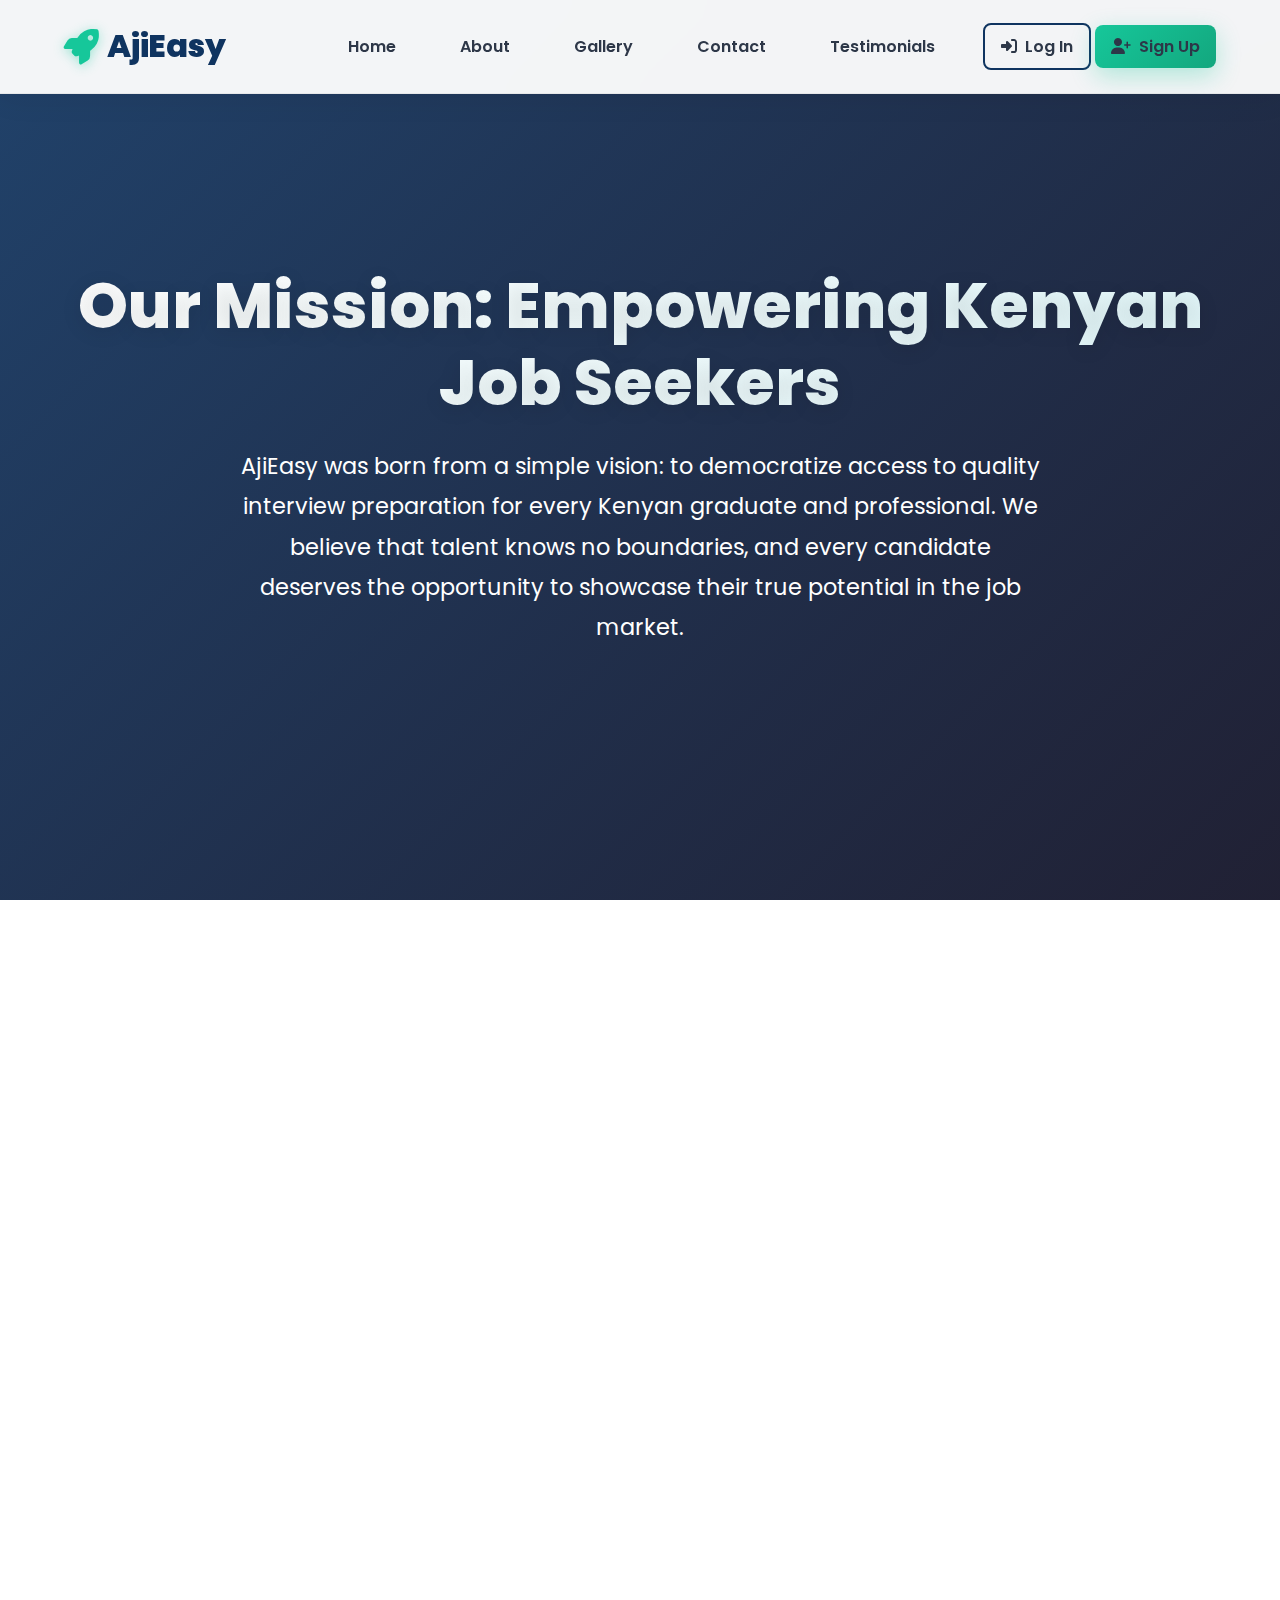
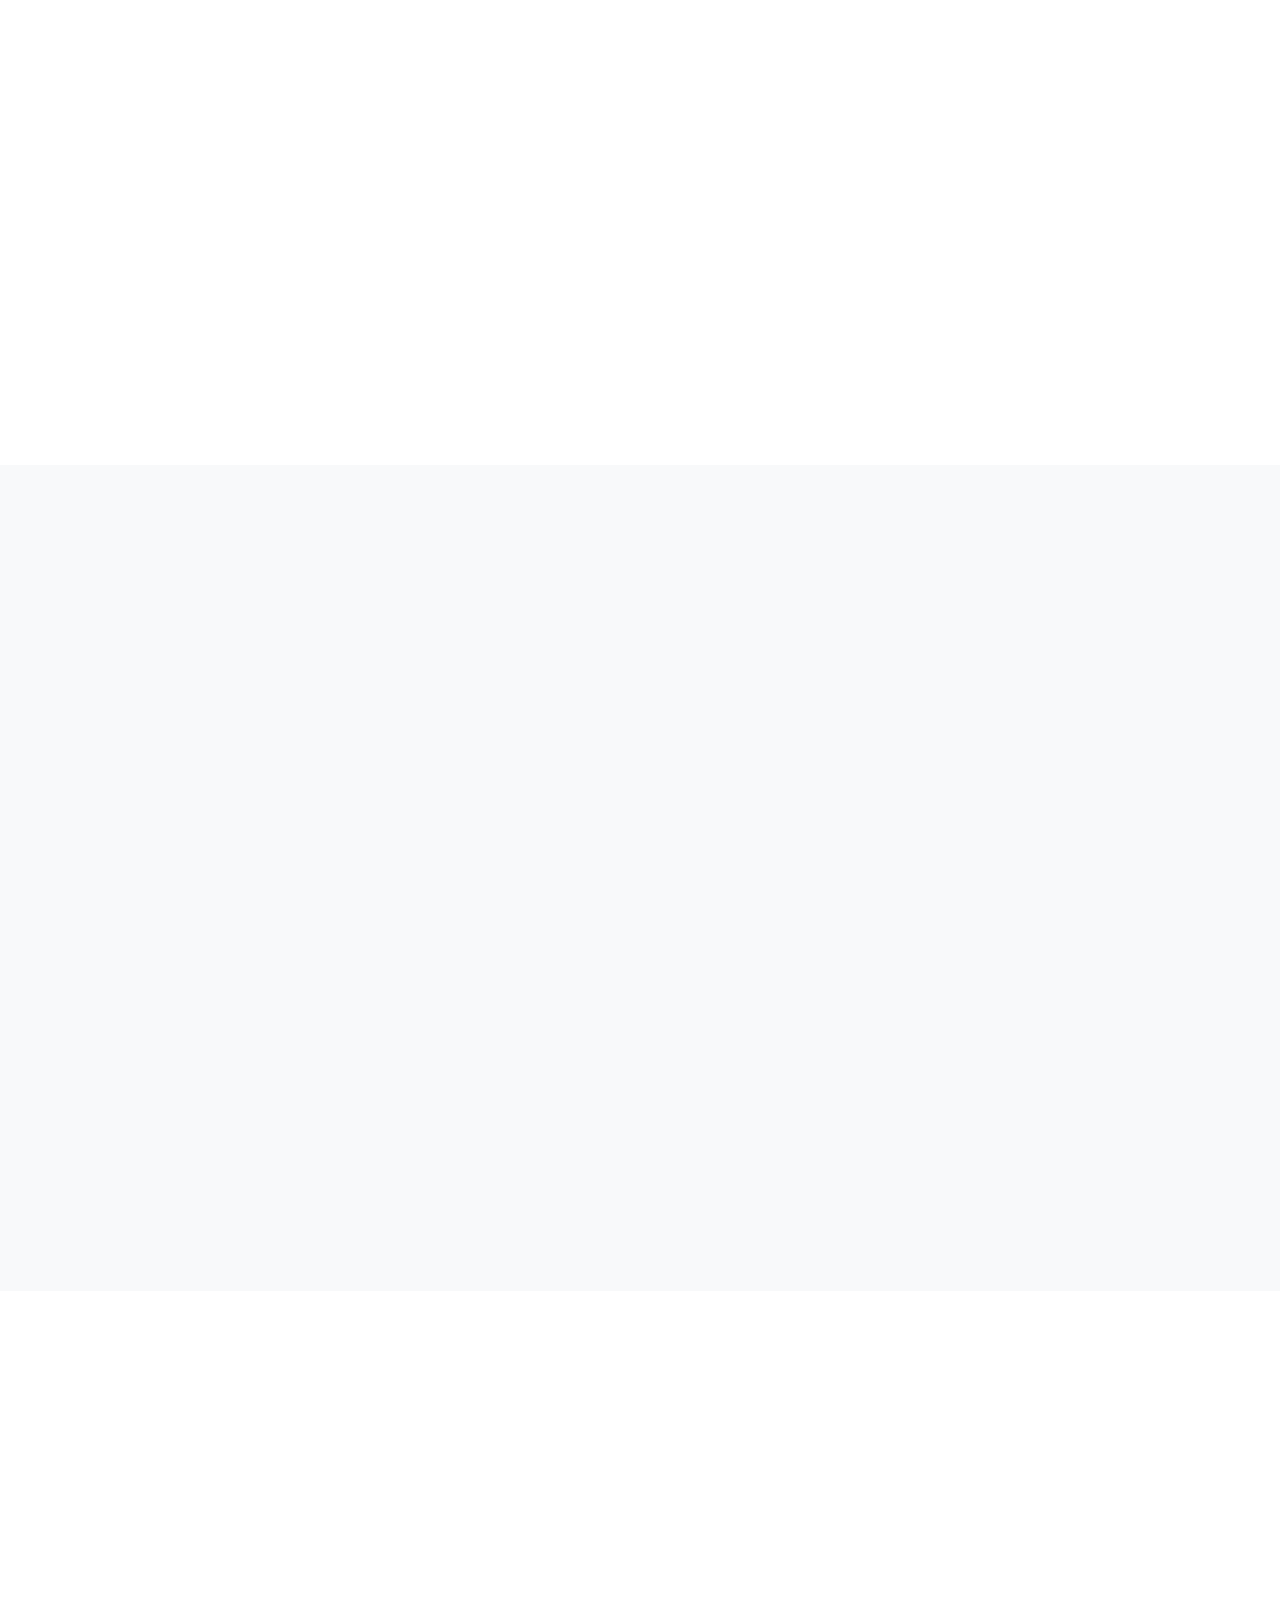
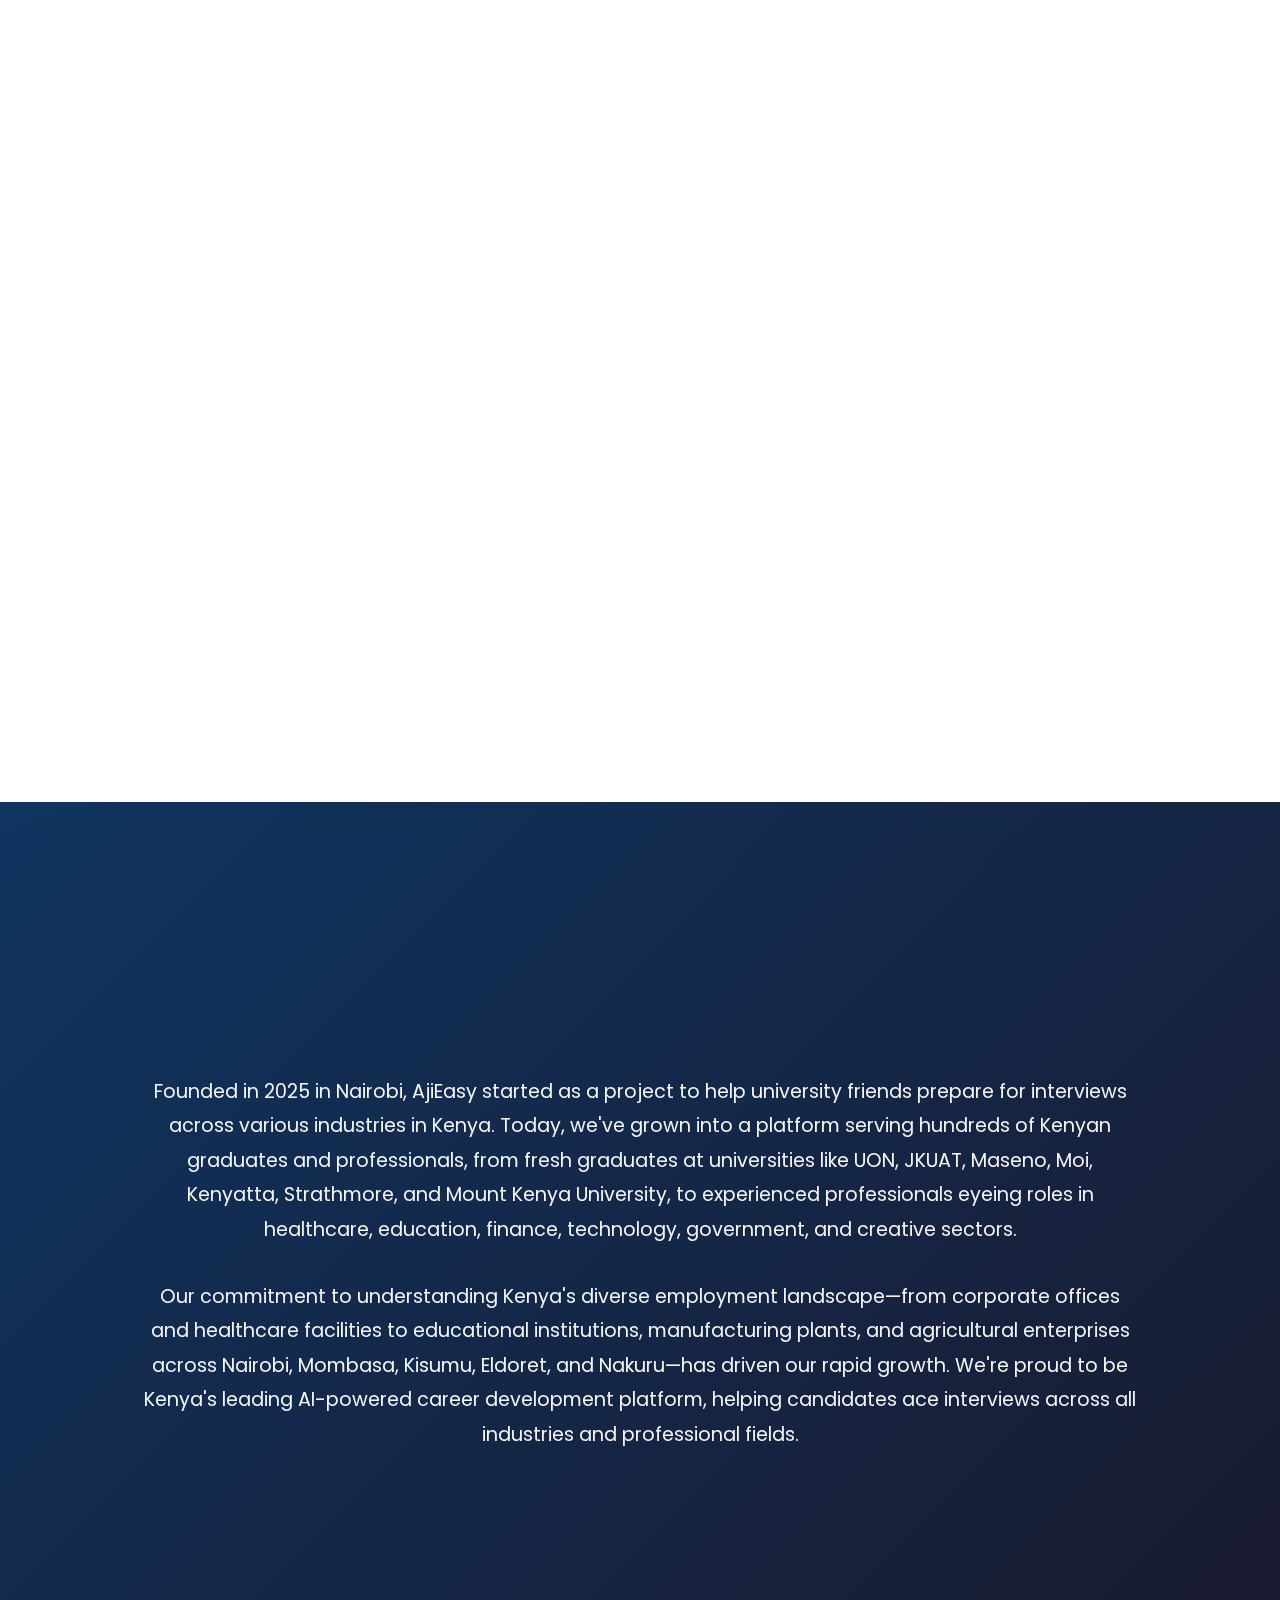
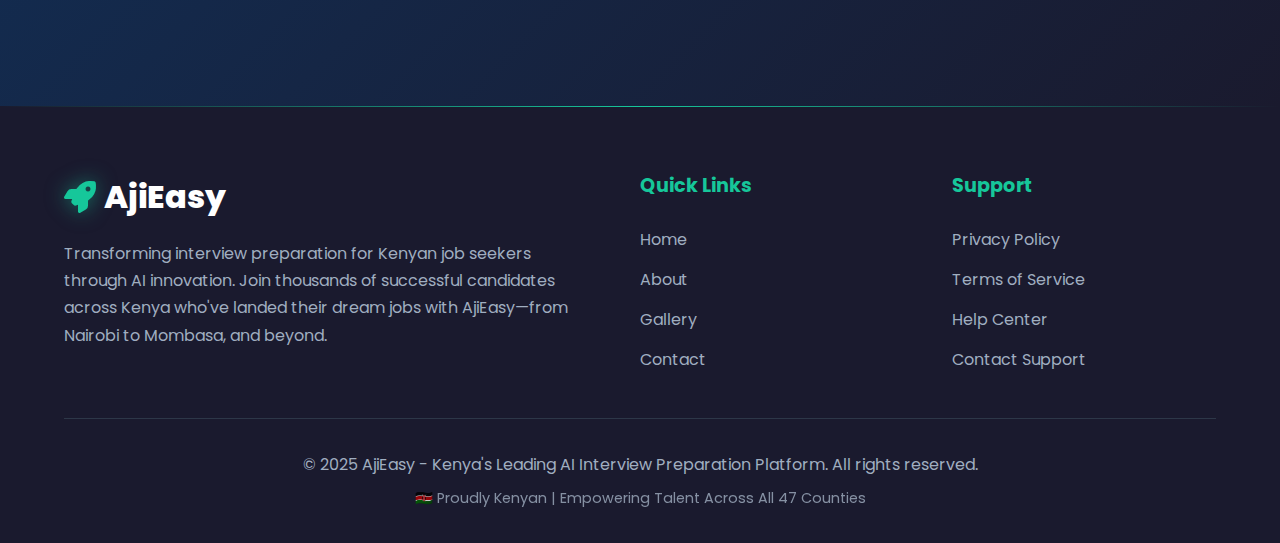
<file: about.html>
<!DOCTYPE html>
<html lang="en">

<head>
    <meta charset="UTF-8" />
    <meta name="viewport" content="width=device-width, initial-scale=1.0" />
    <title>About - AjiEasy | AI-Powered Interview Preparation</title>
    <link rel="preconnect" href="https://fonts.googleapis.com" />
    <link rel="preconnect" href="https://fonts.gstatic.com" crossorigin />
    <link href="https://fonts.googleapis.com/css2?family=Poppins:wght@300;400;500;600;700;800&display=swap"
        rel="stylesheet" />
    <link rel="stylesheet" href="https://cdnjs.cloudflare.com/ajax/libs/font-awesome/6.4.0/css/all.min.css">
    <link rel="stylesheet" href="css/pages.css">
    <link rel="stylesheet" href="css/pages-ext.css">
    <style>
        :root {
            --primary-blue: #0f3460;
            --primary-teal: #16c79a;
            --accent-purple: #667eea;
            --accent-pink: #764ba2;
            --dark-blue: #1a1a2e;
            --light-bg: #f8f9fa;
            --white: #ffffff;
            --text-dark: #2d3748;
            --text-light: #718096;
            --shadow: 0 20px 40px rgba(0, 0, 0, 0.1);
            --shadow-hover: 0 30px 60px rgba(0, 0, 0, 0.15);
        }

        * {
            margin: 0;
            padding: 0;
            box-sizing: border-box;
        }

        body {
            font-family: 'Poppins', sans-serif;
            color: var(--text-dark);
            line-height: 1.7;
            overflow-x: hidden;
            background: var(--light-bg);
        }

        /* Navbar */
        .navbar {
            background: rgba(255, 255, 255, 0.95);
            backdrop-filter: blur(20px);
            padding: 1.2rem 5%;
            display: flex;
            justify-content: space-between;
            align-items: center;
            box-shadow: 0 2px 30px rgba(0, 0, 0, 0.08);
            position: fixed;
            top: 0;
            left: 0;
            right: 0;
            z-index: 1000;
            transition: all 0.3s ease;
        }

        .navbar.scrolled {
            padding: 0.8rem 5%;
            background: rgba(255, 255, 255, 0.98);
        }

        .brand {
            color: var(--primary-blue);
            font-size: 2rem;
            font-weight: 800;
            text-decoration: none;
            display: flex;
            align-items: center;
            gap: 0.5rem;
            z-index: 1001;
        }

        .brand i {
            color: var(--primary-teal);
            font-size: 2.2rem;
        }

        .nav-menu {
            display: flex;
            gap: 2rem;
            align-items: center;
        }

        .nav-menu a {
            color: var(--text-dark);
            text-decoration: none;
            font-weight: 600;
            padding: 0.5rem 1rem;
            border-radius: 8px;
            transition: all 0.3s ease;
            position: relative;
        }

        .nav-menu a:hover {
            color: var(--primary-teal);
            transform: translateY(-2px);
        }

        .nav-menu a::after {
            content: '';
            position: absolute;
            bottom: 0;
            left: 50%;
            width: 0;
            height: 2px;
            background: var(--primary-teal);
            transition: all 0.3s ease;
            transform: translateX(-50%);
        }

        .nav-menu a:hover::after {
            width: 80%;
        }

        .nav-buttons {
            display: flex;
            gap: 1rem;
            align-items: center;
        }

        .btn {
            padding: 0.8rem 1.8rem;
            border: none;
            border-radius: 12px;
            font-family: 'Poppins', sans-serif;
            font-size: 1rem;
            font-weight: 600;
            cursor: pointer;
            transition: all 0.3s ease;
            text-decoration: none;
            display: inline-flex;
            align-items: center;
            gap: 0.5rem;
        }

        .btn-login {
            background: transparent;
            color: var(--primary-blue);
            border: 2px solid var(--primary-blue);
        }

        .btn-login:hover {
            background: var(--primary-blue);
            color: white;
            transform: translateY(-2px);
            box-shadow: var(--shadow);
        }

        .btn-signup {
            background: linear-gradient(135deg, var(--primary-teal), #13a77e);
            color: white;
            box-shadow: 0 8px 25px rgba(22, 199, 154, 0.3);
        }

        .btn-signup:hover {
            transform: translateY(-3px);
            box-shadow: 0 12px 35px rgba(22, 199, 154, 0.4);
        }

        /* Mobile Menu Button */
        .menu-toggle {
            display: none;
            flex-direction: column;
            justify-content: space-between;
            width: 30px;
            height: 21px;
            background: transparent;
            border: none;
            cursor: pointer;
            padding: 0;
            z-index: 1001;
        }

        .menu-toggle span {
            width: 100%;
            height: 3px;
            background: var(--primary-blue);
            border-radius: 3px;
            transition: all 0.3s ease;
            transform-origin: left;
        }

        .menu-toggle.active span:nth-child(1) {
            transform: rotate(45deg);
        }

        .menu-toggle.active span:nth-child(2) {
            opacity: 0;
        }

        .menu-toggle.active span:nth-child(3) {
            transform: rotate(-45deg);
        }

        /* Mobile Styles */
        @media (max-width: 768px) {
            .menu-toggle {
                display: flex;
            }

            .nav-menu {
                position: fixed;
                top: 0;
                right: -100%;
                width: 80%;
                max-width: 300px;
                height: 100vh;
                background: rgba(255, 255, 255, 0.98);
                backdrop-filter: blur(20px);
                flex-direction: column;
                justify-content: flex-start;
                padding-top: 6rem;
                gap: 0;
                transition: all 0.3s ease;
                box-shadow: -5px 0 30px rgba(0, 0, 0, 0.1);
            }

            .nav-menu.active {
                right: 0;
            }

            .nav-menu a {
                width: 100%;
                padding: 1.2rem 2rem;
                border-radius: 0;
                border-bottom: 1px solid rgba(0, 0, 0, 0.1);
                transform: none;
            }

            .nav-menu a:hover {
                transform: none;
                background: rgba(22, 199, 154, 0.1);
            }

            .nav-menu a::after {
                display: none;
            }

            .nav-buttons {
                display: none;
            }

            .mobile-nav-buttons {
                display: flex;
                flex-direction: column;
                gap: 1rem;
                padding: 2rem;
                width: 100%;
                border-top: 1px solid rgba(0, 0, 0, 0.1);
                margin-top: auto;
            }

            .mobile-nav-buttons .btn {
                width: 100%;
                justify-content: center;
            }
        }


        /* Hero Section */
       .hero {
    background:
        linear-gradient(135deg, rgba(15, 52, 96, 0.7) 0%, rgba(26, 26, 46, 0.8) 100%),
        url('https://images.pexels.com/photos/9301737/pexels-photo-9301737.jpeg') center/cover;
    color: white;
    padding: 12rem 5% 8rem;
    min-height: 100vh;
    display: flex;
    align-items: center;
    position: relative;
    overflow: hidden;
}

        .hero-content {
            max-width: 1200px;
            margin: 0 auto;
            text-align: center;
            position: relative;
            z-index: 2;
        }

        .hero h1 {
            font-size: 4rem;
            font-weight: 800;
            margin-bottom: 1.5rem;
            line-height: 1.2;
            background: linear-gradient(135deg, #ffffff 0%, #e0f7fa 100%);
            -webkit-background-clip: text;
            -webkit-text-fill-color: transparent;
            background-clip: text;
        }

        .hero p {
            font-size: 1.4rem;
            max-width: 800px;
            margin: 0 auto 3rem;
            font-weight: 400;
            line-height: 1.8;
            opacity: 0.95;
        }

        /* Mission Section */
        .mission {
            padding: 6rem 5%;
            background: var(--white);
        }

        .mission-grid {
            display: grid;
            grid-template-columns: 1fr 1fr;
            gap: 4rem;
            max-width: 1200px;
            margin: 0 auto;
            align-items: center;
        }

        .mission-content h2 {
            font-size: 3rem;
            font-weight: 800;
            color: var(--primary-blue);
            margin-bottom: 1.5rem;
            line-height: 1.2;
        }

        .mission-content p {
            font-size: 1.2rem;
            color: var(--text-light);
            margin-bottom: 2rem;
            line-height: 1.8;
        }

        .mission-image {
            position: relative;
            border-radius: 20px;
            overflow: hidden;
            box-shadow: var(--shadow-hover);
        }

        .mission-image::before {
            content: '';
            position: absolute;
            top: 0;
            left: 0;
            right: 0;
            bottom: 0;
            background: linear-gradient(135deg, var(--primary-blue), var(--primary-teal));
            opacity: 0.1;
            z-index: 1;
        }

        .mission-image img {
            width: 100%;
            height: 400px;
            object-fit: cover;
            display: block;
        }

        /* Values Section */
        .values {
            padding: 6rem 5%;
            background: var(--light-bg);
        }

        .section-title {
            text-align: center;
            font-size: 3rem;
            font-weight: 800;
            color: var(--primary-blue);
            margin-bottom: 1rem;
        }

        .section-subtitle {
            text-align: center;
            font-size: 1.2rem;
            color: var(--text-light);
            max-width: 600px;
            margin: 0 auto 4rem;
        }

        .values-grid {
            display: grid;
            grid-template-columns: repeat(auto-fit, minmax(300px, 1fr));
            gap: 3rem;
            max-width: 1200px;
            margin: 0 auto;
        }

        .value-card {
            background: var(--white);
            padding: 3rem 2rem;
            border-radius: 20px;
            text-align: center;
            box-shadow: var(--shadow);
            transition: all 0.3s ease;
            position: relative;
            overflow: hidden;
        }

        .value-card::before {
            content: '';
            position: absolute;
            top: 0;
            left: 0;
            right: 0;
            height: 4px;
            background: linear-gradient(135deg, var(--primary-teal), var(--accent-purple));
        }

        .value-card:hover {
            transform: translateY(-10px);
            box-shadow: var(--shadow-hover);
        }

        .value-icon {
            width: 80px;
            height: 80px;
            background: linear-gradient(135deg, var(--primary-teal), var(--accent-purple));
            border-radius: 50%;
            display: flex;
            align-items: center;
            justify-content: center;
            margin: 0 auto 1.5rem;
            font-size: 2rem;
            color: white;
        }

        .value-card h3 {
            font-size: 1.5rem;
            font-weight: 700;
            color: var(--primary-blue);
            margin-bottom: 1rem;
        }

        .value-card p {
            color: var(--text-light);
            font-size: 1.1rem;
            line-height: 1.7;
        }

        /* Team Section */
        .team {
            padding: 6rem 5%;
            background: var(--white);
        }

        .team-grid {
            display: grid;
            grid-template-columns: repeat(auto-fit, minmax(280px, 1fr));
            gap: 3rem;
            max-width: 1200px;
            margin: 0 auto;
        }

        .team-member {
            background: var(--white);
            padding: 2.5rem;
            border-radius: 20px;
            text-align: center;
            box-shadow: var(--shadow);
            transition: all 0.3s ease;
        }

        .team-member:hover {
            transform: translateY(-10px);
            box-shadow: var(--shadow-hover);
        }

        .member-avatar {
            width: 120px;
            height: 120px;
            background: linear-gradient(135deg, var(--primary-blue), var(--primary-teal));
            border-radius: 50%;
            margin: 0 auto 1.5rem;
            display: flex;
            align-items: center;
            justify-content: center;
            font-size: 2.5rem;
            color: white;
            font-weight: 700;
        }

        .team-member h3 {
            font-size: 1.4rem;
            font-weight: 700;
            color: var(--primary-blue);
            margin-bottom: 0.5rem;
        }

        .team-member .role {
            color: var(--primary-teal);
            font-weight: 600;
            margin-bottom: 1rem;
            font-size: 1.1rem;
        }

        .team-member p {
            color: var(--text-light);
            line-height: 1.6;
        }

        /* Story Section */
        .story {
            padding: 6rem 5%;
            background: linear-gradient(135deg, var(--primary-blue), var(--dark-blue));
            color: white;
        }

        .story-content {
            max-width: 1000px;
            margin: 0 auto;
            text-align: center;
        }

        .story h2 {
            font-size: 3rem;
            font-weight: 800;
            margin-bottom: 2rem;
            background: linear-gradient(135deg, #ffffff 0%, var(--primary-teal) 100%);
            -webkit-background-clip: text;
            -webkit-text-fill-color: transparent;
            background-clip: text;
        }

        .story p {
            font-size: 1.2rem;
            line-height: 1.8;
            margin-bottom: 2rem;
            opacity: 0.95;
        }

        .story-stats {
            display: flex;
            justify-content: center;
            gap: 4rem;
            margin-top: 3rem;
            flex-wrap: wrap;
        }

        .story-stat {
            text-align: center;
        }

        .story-stat-number {
            font-size: 2.5rem;
            font-weight: 800;
            margin-bottom: 0.5rem;
            background: linear-gradient(135deg, var(--primary-teal), #ffffff);
            -webkit-background-clip: text;
            -webkit-text-fill-color: transparent;
            background-clip: text;
        }

        .story-stat-label {
            font-size: 1rem;
            opacity: 0.9;
            font-weight: 500;
        }

        /* Footer */
        .footer {
            background: var(--dark-blue);
            color: white;
            padding: 4rem 5% 2rem;
        }

        .footer-content {
            max-width: 1200px;
            margin: 0 auto;
            display: grid;
            grid-template-columns: 2fr 1fr 1fr;
            gap: 3rem;
            margin-bottom: 2rem;
        }

        .footer-brand {
            font-size: 2rem;
            font-weight: 800;
            margin-bottom: 1rem;
            display: flex;
            align-items: center;
            gap: 0.5rem;
        }

        .footer-brand i {
            color: var(--primary-teal);
        }

        .footer-about {
            color: #a0aec0;
            line-height: 1.7;
            margin-bottom: 1.5rem;
        }

        .footer-links h4 {
            font-size: 1.2rem;
            font-weight: 700;
            margin-bottom: 1.5rem;
            color: var(--primary-teal);
        }

        .footer-links ul {
            list-style: none;
        }

        .footer-links li {
            margin-bottom: 0.8rem;
        }

        .footer-links a {
            color: #a0aec0;
            text-decoration: none;
            transition: color 0.3s ease;
        }

        .footer-links a:hover {
            color: var(--primary-teal);
        }

        .footer-bottom {
            border-top: 1px solid #2d3748;
            padding-top: 2rem;
            text-align: center;
            color: #a0aec0;
        }

        /* Responsive Design */
        @media (max-width: 1024px) {
            .hero h1 {
                font-size: 3.2rem;
            }

            .mission-grid {
                grid-template-columns: 1fr;
                gap: 3rem;
            }

            .footer-content {
                grid-template-columns: 1fr 1fr;
            }
        }
        /* Mobile Styles */
@media (max-width: 768px) {
    .menu-toggle {
        display: flex;
    }

    .nav-menu {
        position: fixed;
        top: 0;
        right: -100%;
        width: 80%;
        max-width: 300px;
        height: 100vh;
        background: rgba(255, 255, 255, 0.98);
        backdrop-filter: blur(20px);
        flex-direction: column;
        justify-content: flex-start;
        padding-top: 6rem;
        gap: 0;
        transition: all 0.3s ease;
        box-shadow: -5px 0 30px rgba(0, 0, 0, 0.1);
    }

    .nav-menu.active {
        right: 0;
    }

    .nav-menu a {
        width: 100%;
        padding: 1.2rem 2rem;
        border-radius: 0;
        border-bottom: 1px solid rgba(0, 0, 0, 0.1);
        transform: none;
    }

    .nav-menu a:hover {
        transform: none;
        background: rgba(22, 199, 154, 0.1);
    }

    .nav-menu a::after {
        display: none;
    }

    .nav-buttons {
        display: none;
    }

    .mobile-nav-buttons {
        display: flex;
        flex-direction: column;
        gap: 1rem;
        padding: 2rem;
        width: 100%;
        border-top: 1px solid rgba(0, 0, 0, 0.1);
        margin-top: auto;
    }

    .mobile-nav-buttons .btn {
        width: 100%;
        justify-content: center;
        margin: 0;
    }
}
        @media (max-width: 480px) {
            .hero h1 {
                font-size: 2rem;
            }

            .hero p {
                font-size: 1rem;
            }

            .story h2 {
                font-size: 2.2rem;
            }

            .story-stats {
                gap: 2rem;
            }

            .story-stat-number {
                font-size: 2rem;
            }
        }

        /* Animation Classes */
        .fade-in {
            opacity: 0;
            transform: translateY(30px);
            transition: all 0.6s ease;
        }

        .fade-in.visible {
            opacity: 1;
            transform: translateY(0);
        }
    </style>
</head>

<body>
    <!-- Navbar -->
    <nav class="navbar" id="navbar">
        <a href="index.html" class="brand">
            <i class="fas fa-rocket"></i>
            AjiEasy
        </a>

        <button class="menu-toggle" id="menuToggle">
            <span></span>
            <span></span>
            <span></span>
        </button>

        <div class="nav-menu" id="navMenu">
            <a href="index.html">Home</a>
            <a href="about.html" aria-current="page">About</a>
            <a href="galleries.html">Gallery</a>
            <a href="contacts.html">Contact</a>
            <a href="testimonials.html">Testimonials</a>

            <!-- Mobile Navigation Buttons -->
            <div class="mobile-nav-buttons">
                <a href="login.html" class="btn btn-login">
                    <i class="fas fa-sign-in-alt"></i>
                    Log In
                </a>
                <a href="register.html" class="btn btn-signup">
                    <i class="fas fa-user-plus"></i>
                    Sign Up
                </a>
            </div>
        </div>
    </nav>

    <!-- Hero Section -->
    <section class="hero">
        <div class="hero-content">
            <h1 class="fade-in">Our Mission: Empowering Kenyan Job Seekers</h1>
            <p class="fade-in">AjiEasy was born from a simple vision: to democratize access to quality interview
                preparation for every Kenyan graduate and professional. We believe that talent knows no boundaries, and
                every candidate deserves the opportunity to
                showcase their true potential in the job market.</p>
        </div>
    </section>

    <!-- Mission Section -->
    <section class="mission">
        <div class="mission-grid">
            <div class="mission-content fade-in">
                <h2>Bridging the Gap Between Kenyan Talent and Global Opportunity</h2>
                <p>In Kenya's rapidly growing tech and business landscape, job seekers face unique challenges. From
                    Nairobi's bustling startups to multinational corporations in Mombasa, Kisumu, and beyond, candidates
                    need preparation that understands the local context while meeting global standards.</p>
                <p>Our AI-powered platform generates personalized interview questions tailored to Kenya's job
                    market—whether you're applying to Safaricom, KCB, Equity Bank, local NGOs, or international tech
                    companies. We give Kenyan candidates the confidence and preparation needed to compete anywhere.</p>
                <p>We combine advanced AI technology with understanding of Kenya's employment landscape to create a
                    preparation experience that's both world-class and locally relevant. From fresh graduates at UoN,
                    JKUAT, and Strathmore to experienced professionals looking to level up—AjiEasy is your interview
                    preparation partner.</p>
            </div>
            <div class="mission-image fade-in">
                <!-- Image from assets folder -->
                <img src="images/AjiEasy mission.jpg" alt="Kenyan professionals collaborating on interview preparation"
                    style="width: 100%; height: 100%; object-fit: cover; border-radius: 15px; box-shadow: 0 10px 40px rgba(0, 0, 0, 0.15);"
                    onerror="this.onerror=null; this.style.background='linear-gradient(135deg, #006633, #000000, #BB0000)'; this.style.display='flex'; this.style.alignItems='center'; this.style.justifyContent='center'; this.innerHTML='<i class=\'fas fa-bullseye\' style=\'font-size: 4rem; color: white; opacity: 0.7;\'></i>';">
            </div>
        </div>
    </section>

    <!-- Values Section -->
    <section class="values">
        <h2 class="section-title fade-in">Our Core Values</h2>
        <p class="section-subtitle fade-in">The Ubuntu principles that guide everything we do at AjiEasy</p>
        <div class="values-grid">
            <div class="value-card fade-in">
                <div class="value-icon">
                    <i class="fas fa-gem"></i>
                </div>
                <h3>Excellence (Ubora)</h3>
                <p>We strive for perfection in every aspect of our platform, from AI accuracy to user experience. Just
                    like Kenya's world-class athletes, quality is never compromised.</p>
            </div>
            <div class="value-card fade-in">
                <div class="value-icon">
                    <i class="fas fa-users"></i>
                </div>
                <h3>Community (Ubuntu)</h3>
                <p>We believe in the African philosophy of Ubuntu—"I am because we are." We empower job seekers
                    together, lifting each other up in the journey to career success.</p>
            </div>
            <div class="value-card fade-in">
                <div class="value-icon">
                    <i class="fas fa-lightbulb"></i>
                </div>
                <h3>Innovation (Ubunifu)</h3>
                <p>Like Kenya's thriving Silicon Savannah, continuous innovation drives us forward. We're always
                    exploring new ways to enhance interview preparation through technology.</p>
            </div>
        </div>
    </section>
    <!-- Team Section -->
    <section class="team">
        <div class="mission-grid">
            <div class="mission-image fade-in">
                <!-- Your large image - replace with your actual image path -->
                <img src="images/Danson_AjiEasy.jpg" alt="Einstein - Founder of AjiEasy"
                    style="width: 100%; height: 100%; object-fit: cover; border-radius: 15px; box-shadow: 0 10px 40px rgba(0, 0, 0, 0.15);"
                    onerror="this.onerror=null; this.style.background='linear-gradient(135deg, var(--primary-blue), var(--primary-teal))'; this.style.display='flex'; this.style.alignItems='center'; this.style.justifyContent='center'; this.innerHTML='<i class=\'fas fa-user\' style=\'font-size: 4rem; color: white; opacity: 0.7;\'></i><div style=\'text-align: center; color: white; margin-left: 1rem;\'><h3>Einstein</h3><p>Founder & Developer</p></div>';">
            </div>
            <div class="mission-content fade-in">
                <h2>Meet The Visionary</h2>
                <h3>Danson Githuka (Einstein)</h3>
                <div class="role"
                    style="color: var(--primary-teal); font-weight: 600; margin-bottom: 1.5rem; font-size: 1.3rem;">
                    Founder
                    & Full-Stack Developer</div>
                <p>A passionate developer with a mission to build technology that solves real-world problems. My journey
                    began as a self-taught programmer, which led me to specialize in creating intelligent, scalable web
                    applications using Python and modern frontend frameworks.</p>
                <p>I am actively expanding my knowledge through the Power Learn Project's software engineering program
                    and
                    the AI essentials course at Oterman's Institute. This focus on AI is driven by my passion for
                    building
                    smart, ethical systems that can improve lives in sectors like education, healthcare, and
                    agriculture.
                </p>
                <p>I am a firm believer in project-based learning and continuous self-growth, which inspired the
                    creation of
                    AjiEasy to democratize interview preparation for Kenyan job seekers across all industries.</p>
                <div class="member-skills" style="display: flex; gap: 1rem; margin-top: 2rem; flex-wrap: wrap;">
                    <span
                        style="background: var(--primary-teal); color: white; padding: 0.5rem 1rem; border-radius: 20px; font-size: 0.9rem; font-weight: 500;">Python
                        Development</span>
                    <span
                        style="background: var(--primary-blue); color: white; padding: 0.5rem 1rem; border-radius: 20px; font-size: 0.9rem; font-weight: 500;">AI
                        & Machine Learning</span>
                    <span
                        style="background: var(--accent-purple); color: white; padding: 0.5rem 1rem; border-radius: 20px; font-size: 0.9rem; font-weight: 500;">Web
                        Applications</span>
                    <span
                        style="background: #16c79a; color: white; padding: 0.5rem 1rem; border-radius: 20px; font-size: 0.9rem; font-weight: 500;">Project-Based
                        Learning</span>
                </div>
            </div>
        </div>
    </section>

    <!-- Story Section -->
    <section class="story">
        <div class="story-content">
            <h2 class="fade-in">Our Journey: From Campus to Career Success</h2>
            <p class="fade-in">Founded in 2025 in Nairobi, AjiEasy started as a project to help university friends
                prepare for interviews across various industries in Kenya. Today, we've grown into a platform
                serving hundreds of Kenyan graduates and professionals, from fresh graduates at universities like
                UON, JKUAT, Maseno, Moi, Kenyatta, Strathmore, and Mount Kenya University, to experienced professionals
                eyeing roles in healthcare, education, finance, technology, government, and creative sectors.</p>
            <p class="fade-in">Our commitment to understanding Kenya's diverse employment landscape—from corporate
                offices
                and healthcare facilities to educational institutions, manufacturing plants, and agricultural
                enterprises
                across Nairobi, Mombasa, Kisumu, Eldoret, and Nakuru—has driven our rapid growth. We're proud to be
                Kenya's leading AI-powered career development platform, helping candidates ace interviews across all
                industries and professional fields.</p>
            <div class="story-stats">
                <div class="story-stat fade-in">
                    <div class="story-stat-number">50+</div>
                    <div class="story-stat-label">Kenyans Empowered</div>
                </div>
                <div class="story-stat fade-in">
                    <div class="story-stat-number">1000+</div>
                    <div class="story-stat-label">Questions Generated</div>
                </div>
                <div class="story-stat fade-in">
                    <div class="story-stat-number">95%</div>
                    <div class="story-stat-label">Success Rate</div>
                </div>
                <div class="story-stat fade-in">
                    <div class="story-stat-number">24/7</div>
                    <div class="story-stat-label">AI Support</div>
                </div>
            </div>
        </div>
    </section>

    <!-- Footer -->
    <footer class="footer">
        <div class="footer-content">
            <div>
                <div class="footer-brand">
                    <i class="fas fa-rocket"></i>
                    AjiEasy
                </div>
                <p class="footer-about">
                    Transforming interview preparation for Kenyan job seekers through AI innovation. Join thousands of
                    successful candidates across Kenya who've landed their dream jobs with AjiEasy—from Nairobi to
                    Mombasa, and beyond.
                </p>
            </div>
            <div class="footer-links">
                <h4>Quick Links</h4>
                <ul>
                    <li><a href="index.html">Home</a></li>
                    <li><a href="about.html">About</a></li>
                    <li><a href="galleries.html">Gallery</a></li>
                    <li><a href="contacts.html">Contact</a></li>
                </ul>
            </div>
            <div class="footer-links">
                <h4>Support</h4>
                <ul>
                    <li><a href="#">Privacy Policy</a></li>
                    <li><a href="#">Terms of Service</a></li>
                    <li><a href="#">Help Center</a></li>
                    <li><a href="#">Contact Support</a></li>
                </ul>
            </div>
        </div>
        <div class="footer-bottom">
            <p>&copy; 2025 AjiEasy - Kenya's Leading AI Interview Preparation Platform. All rights reserved.</p>
            <p style="margin-top: 0.5rem; font-size: 0.9rem; opacity: 0.8;">🇰🇪 Proudly Kenyan | Empowering Talent
                Across All 47 Counties</p>
        </div>
    </footer>

    <script>
        // Navbar scroll effect
        window.addEventListener('scroll', function () {
            const navbar = document.getElementById('navbar');
            if (window.scrollY > 100) {
                navbar.classList.add('scrolled');
            } else {
                navbar.classList.remove('scrolled');
            }
        });
        // Mobile menu functionality
        const menuToggle = document.getElementById('menuToggle');
        const navMenu = document.getElementById('navMenu');

        menuToggle.addEventListener('click', function () {
            this.classList.toggle('active');
            navMenu.classList.toggle('active');

            // Prevent body scroll when menu is open
            if (navMenu.classList.contains('active')) {
                document.body.style.overflow = 'hidden';
            } else {
                document.body.style.overflow = '';
            }
        });

        // Close menu when clicking on links
        navMenu.querySelectorAll('a').forEach(link => {
            link.addEventListener('click', function () {
                menuToggle.classList.remove('active');
                navMenu.classList.remove('active');
                document.body.style.overflow = '';
            });
        });

        // Close menu when clicking outside
        document.addEventListener('click', function (event) {
            const isClickInsideNav = navMenu.contains(event.target) || menuToggle.contains(event.target);
            if (!isClickInsideNav && navMenu.classList.contains('active')) {
                menuToggle.classList.remove('active');
                navMenu.classList.remove('active');
                document.body.style.overflow = '';
            }
        });

        // Fade in animation on scroll
        const fadeElements = document.querySelectorAll('.fade-in');

        const fadeInObserver = new IntersectionObserver((entries) => {
            entries.forEach(entry => {
                if (entry.isIntersecting) {
                    entry.target.classList.add('visible');
                }
            });
        }, { threshold: 0.1 });

        fadeElements.forEach(element => {
            fadeInObserver.observe(element);
        });

        // Smooth scrolling for anchor links
        document.querySelectorAll('a[href^="#"]').forEach(anchor => {
            anchor.addEventListener('click', function (e) {
                e.preventDefault();
                document.querySelector(this.getAttribute('href')).scrollIntoView({
                    behavior: 'smooth'
                });
            });
        });
    </script>
</body>

</html>
</file>
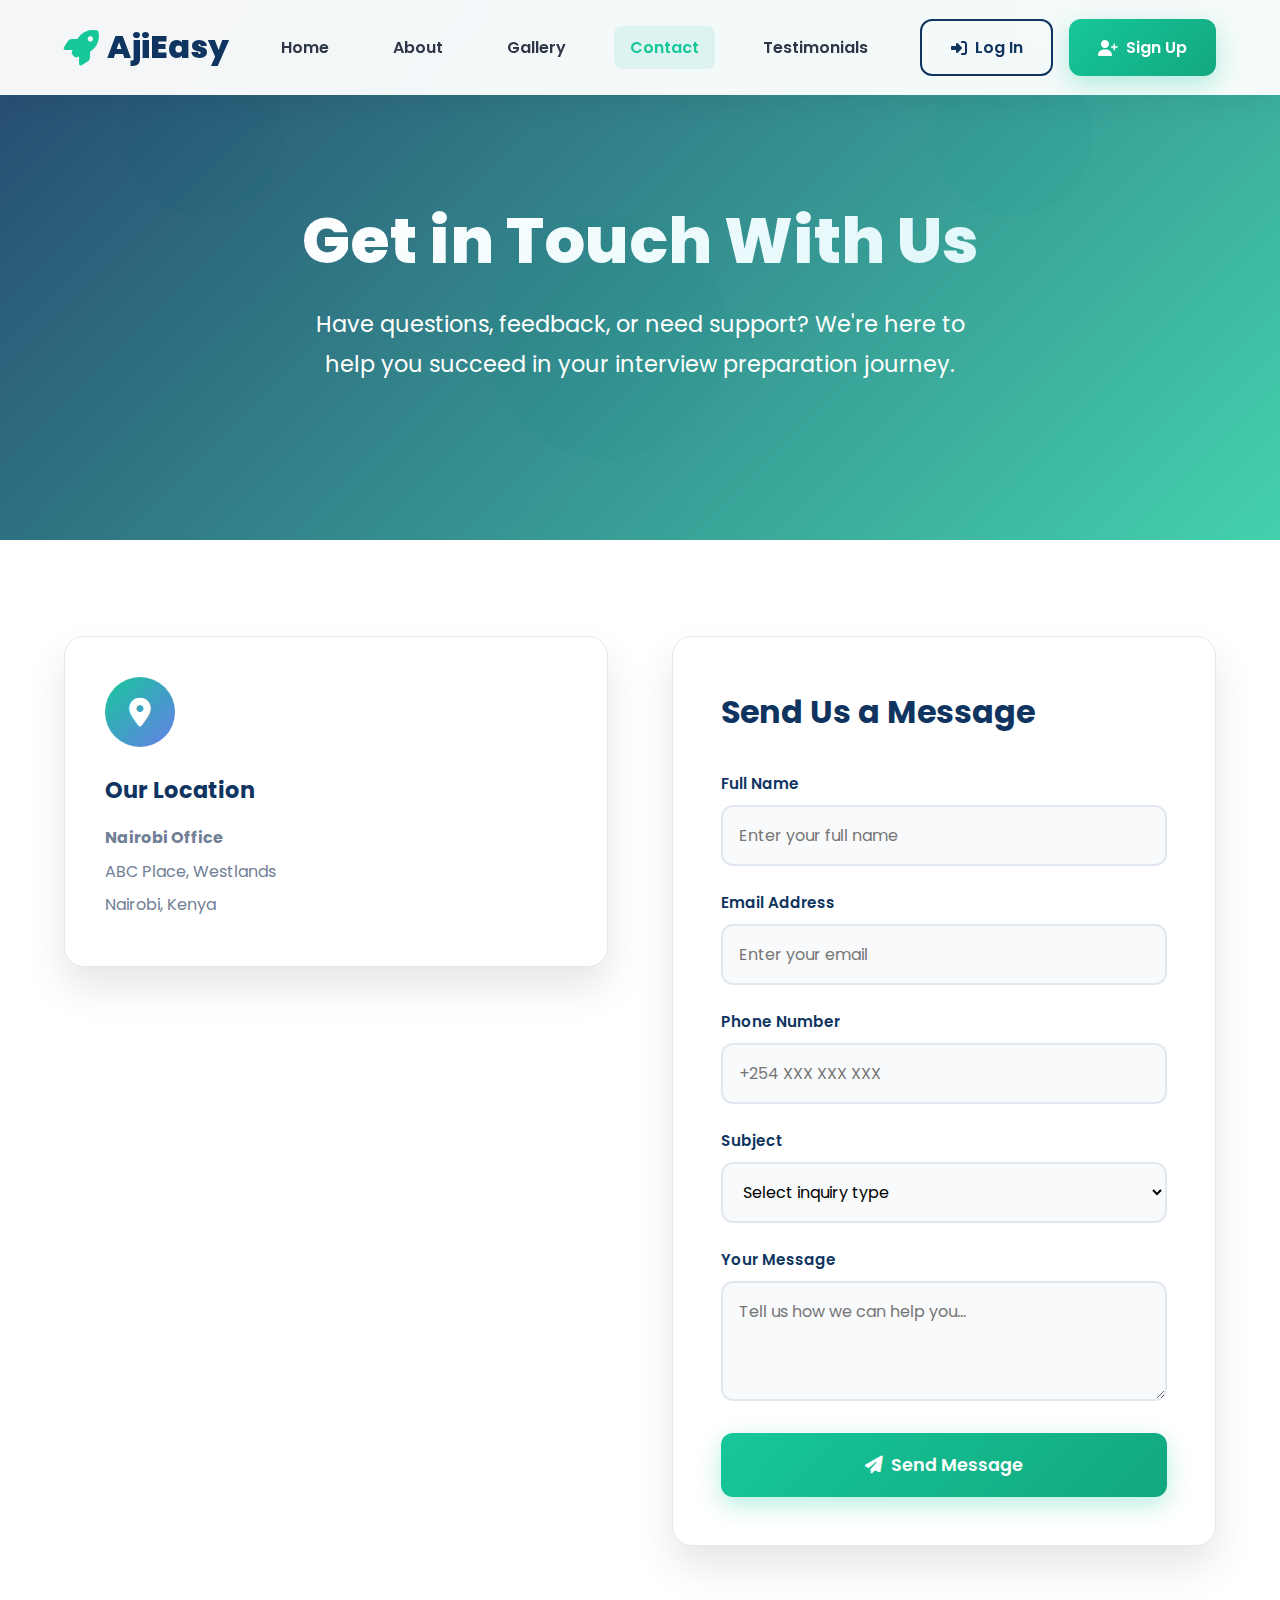
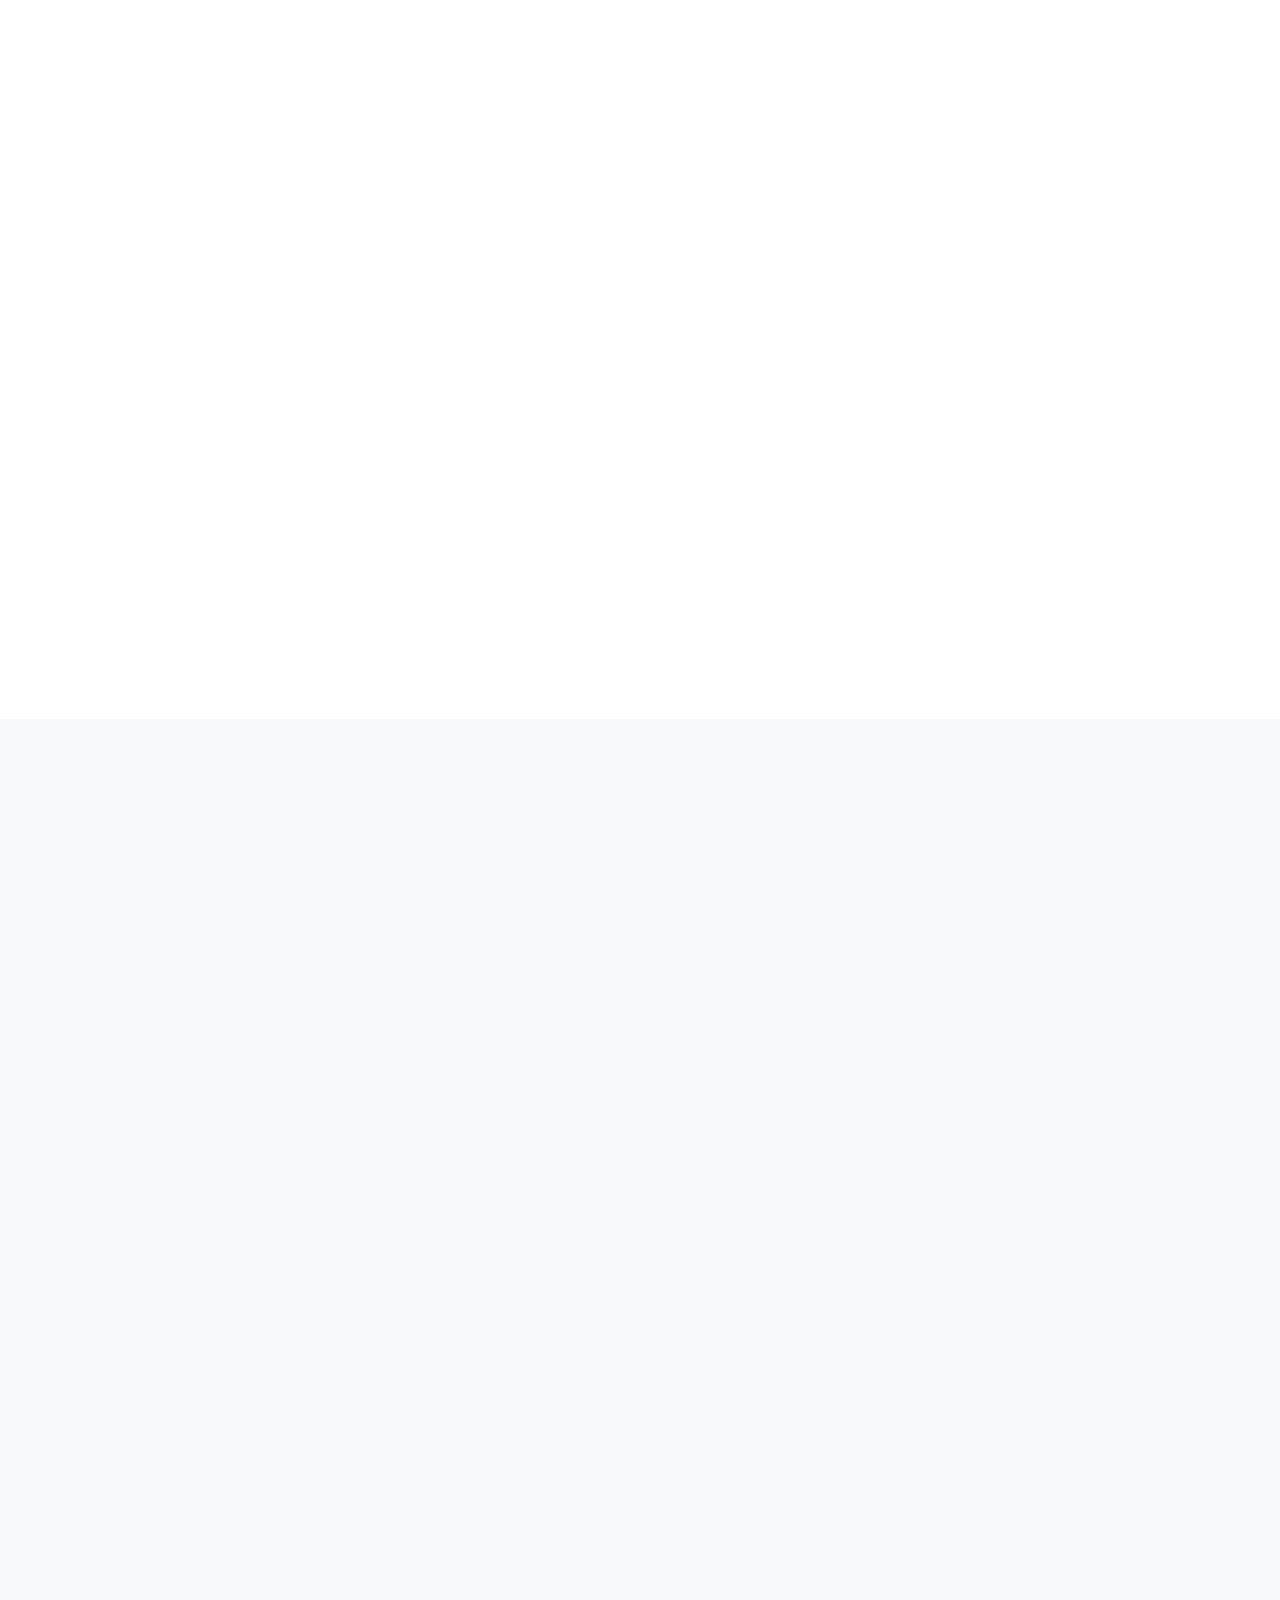
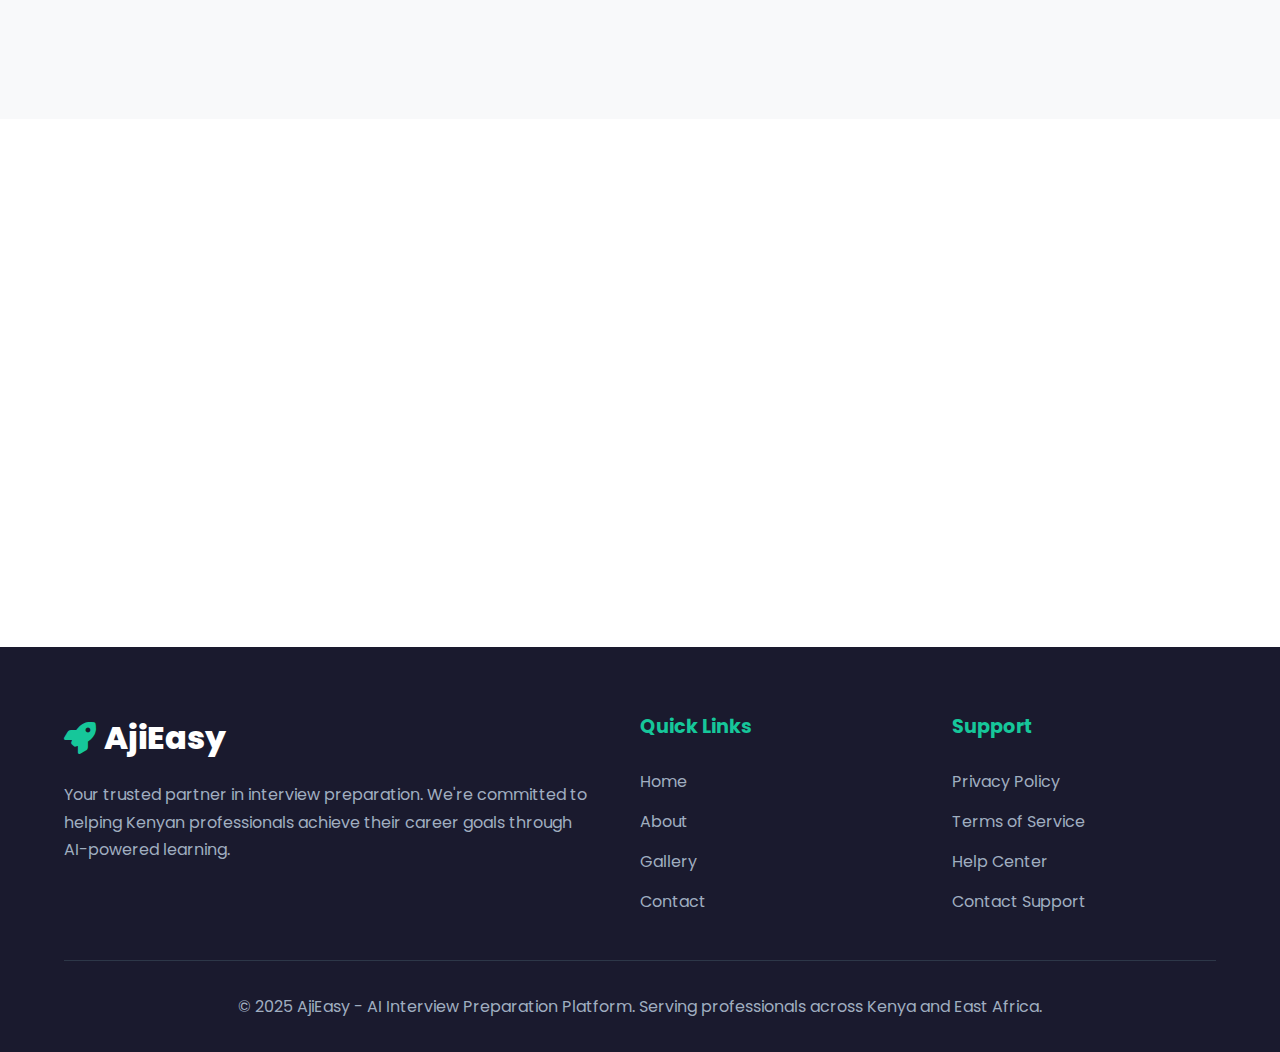
<file: contacts.html>
<!DOCTYPE html>
<html lang="en">

<head>
    <meta charset="UTF-8" />
    <meta name="viewport" content="width=device-width, initial-scale=1.0" />
    <title>Contact Us - AjiEasy | Get in Touch</title>
    <link rel="preconnect" href="https://fonts.googleapis.com" />
    <link rel="preconnect" href="https://fonts.gstatic.com" crossorigin />
    <link href="https://fonts.googleapis.com/css2?family=Poppins:wght@300;400;500;600;700;800&display=swap"
        rel="stylesheet" />
    <link rel="stylesheet" href="https://cdnjs.cloudflare.com/ajax/libs/font-awesome/6.4.0/css/all.min.css">
    <style>
        :root {
            --primary-blue: #0f3460;
            --primary-teal: #16c79a;
            --accent-purple: #667eea;
            --accent-pink: #764ba2;
            --dark-blue: #1a1a2e;
            --light-bg: #f8f9fa;
            --white: #ffffff;
            --text-dark: #2d3748;
            --text-light: #718096;
            --shadow: 0 20px 40px rgba(0, 0, 0, 0.1);
            --shadow-hover: 0 30px 60px rgba(0, 0, 0, 0.15);
        }

        * {
            margin: 0;
            padding: 0;
            box-sizing: border-box;
        }

        body {
            font-family: 'Poppins', sans-serif;
            color: var(--text-dark);
            line-height: 1.7;
            overflow-x: hidden;
            background: var(--light-bg);
        }

        /* Navbar */
        .navbar {
            background: rgba(255, 255, 255, 0.95);
            backdrop-filter: blur(20px);
            padding: 1.2rem 5%;
            display: flex;
            justify-content: space-between;
            align-items: center;
            box-shadow: 0 2px 30px rgba(0, 0, 0, 0.08);
            position: fixed;
            top: 0;
            left: 0;
            right: 0;
            z-index: 1000;
            transition: all 0.3s ease;
        }

        .navbar.scrolled {
            padding: 0.8rem 5%;
            background: rgba(255, 255, 255, 0.98);
        }

        .brand {
            color: var(--primary-blue);
            font-size: 2rem;
            font-weight: 800;
            text-decoration: none;
            display: flex;
            align-items: center;
            gap: 0.5rem;
        }

        .brand i {
            color: var(--primary-teal);
            font-size: 2.2rem;
        }

        .nav-menu {
            display: flex;
            gap: 2rem;
            align-items: center;
        }

        .nav-menu a {
            color: var(--text-dark);
            text-decoration: none;
            font-weight: 600;
            padding: 0.5rem 1rem;
            border-radius: 8px;
            transition: all 0.3s ease;
            position: relative;
        }

        .nav-menu a:hover {
            color: var(--primary-teal);
            transform: translateY(-2px);
        }

        .nav-menu a[aria-current="page"] {
            color: var(--primary-teal);
            background: rgba(22, 199, 154, 0.1);
        }

        .nav-menu a::after {
            content: '';
            position: absolute;
            bottom: 0;
            left: 50%;
            width: 0;
            height: 2px;
            background: var(--primary-teal);
            transition: all 0.3s ease;
            transform: translateX(-50%);
        }

        .nav-menu a:hover::after {
            width: 80%;
        }

        .nav-buttons {
            display: flex;
            gap: 1rem;
        }

        .btn {
            padding: 0.8rem 1.8rem;
            border: none;
            border-radius: 12px;
            font-family: 'Poppins', sans-serif;
            font-size: 1rem;
            font-weight: 600;
            cursor: pointer;
            transition: all 0.3s ease;
            text-decoration: none;
            display: inline-flex;
            align-items: center;
            gap: 0.5rem;
        }

        .btn-login {
            background: transparent;
            color: var(--primary-blue);
            border: 2px solid var(--primary-blue);
        }

        .btn-login:hover {
            background: var(--primary-blue);
            color: white;
            transform: translateY(-2px);
            box-shadow: var(--shadow);
        }

        .btn-signup {
            background: linear-gradient(135deg, var(--primary-teal), #13a77e);
            color: white;
            box-shadow: 0 8px 25px rgba(22, 199, 154, 0.3);
        }

        .btn-signup:hover {
            transform: translateY(-3px);
            box-shadow: 0 12px 35px rgba(22, 199, 154, 0.4);
        }

        /* Hero Section */
        .hero {
            background: linear-gradient(135deg, rgba(15, 52, 96, 0.9), rgba(22, 199, 154, 0.8)),
                url('data:image/svg+xml,<svg xmlns="http://www.w3.org/2000/svg" viewBox="0 0 1200 800"><defs><pattern id="grid" width="80" height="80" patternUnits="userSpaceOnUse"><path d="M 80 0 L 0 0 0 80" fill="none" stroke="rgba(255,255,255,0.1)" stroke-width="2"/></pattern></defs><rect width="100%" height="100%" fill="url(%23grid)"/><circle cx="300" cy="200" r="120" fill="%2316c79a" opacity="0.1"/><circle cx="900" cy="500" r="180" fill="%2316c79a" opacity="0.1"/></svg>');
            color: white;
            padding: 12rem 5% 6rem;
            min-height: 60vh;
            display: flex;
            align-items: center;
            position: relative;
            overflow: hidden;
        }

        .hero-content {
            max-width: 1200px;
            margin: 0 auto;
            text-align: center;
            position: relative;
            z-index: 2;
        }

        .hero h1 {
            font-size: 4rem;
            font-weight: 800;
            margin-bottom: 1.5rem;
            line-height: 1.2;
            background: linear-gradient(135deg, #ffffff 0%, #e0f7fa 100%);
            -webkit-background-clip: text;
            -webkit-text-fill-color: transparent;
            background-clip: text;
        }

        .hero p {
            font-size: 1.4rem;
            max-width: 700px;
            margin: 0 auto 3rem;
            font-weight: 400;
            line-height: 1.8;
            opacity: 0.95;
        }

        /* Contact Section */
        .contact-section {
            padding: 6rem 5%;
            background: var(--white);
        }

        .contact-container {
            max-width: 1200px;
            margin: 0 auto;
            display: grid;
            grid-template-columns: 1fr 1fr;
            gap: 4rem;
            align-items: start;
        }

        .contact-info {
            display: flex;
            flex-direction: column;
            gap: 2rem;
        }

        .contact-card {
            background: var(--white);
            padding: 2.5rem;
            border-radius: 20px;
            box-shadow: var(--shadow);
            transition: all 0.3s ease;
            border: 1px solid #e2e8f0;
        }

        .contact-card:hover {
            transform: translateY(-5px);
            box-shadow: var(--shadow-hover);
        }

        .contact-icon {
            width: 70px;
            height: 70px;
            background: linear-gradient(135deg, var(--primary-teal), var(--accent-purple));
            border-radius: 50%;
            display: flex;
            align-items: center;
            justify-content: center;
            margin-bottom: 1.5rem;
            font-size: 1.8rem;
            color: white;
        }

        .contact-card h3 {
            font-size: 1.4rem;
            font-weight: 700;
            color: var(--primary-blue);
            margin-bottom: 1rem;
        }

        .contact-card p {
            color: var(--text-light);
            line-height: 1.6;
            margin-bottom: 0.5rem;
        }

        .contact-card a {
            color: var(--primary-teal);
            text-decoration: none;
            font-weight: 600;
            transition: color 0.3s ease;
        }

        .contact-card a:hover {
            color: var(--primary-blue);
        }

        /* Contact Form */
        .contact-form {
            background: var(--white);
            padding: 3rem;
            border-radius: 20px;
            box-shadow: var(--shadow);
            border: 1px solid #e2e8f0;
        }

        .form-group {
            margin-bottom: 1.5rem;
        }

        .form-group label {
            display: block;
            font-weight: 600;
            color: var(--primary-blue);
            margin-bottom: 0.5rem;
            font-size: 0.95rem;
        }

        .form-group input,
        .form-group textarea,
        .form-group select {
            width: 100%;
            padding: 1rem;
            border: 2px solid #e2e8f0;
            border-radius: 12px;
            font-family: 'Poppins', sans-serif;
            font-size: 1rem;
            transition: all 0.3s ease;
            background-color: rgba(248, 249, 250, 0.8);
        }

        .form-group input:focus,
        .form-group textarea:focus,
        .form-group select:focus {
            outline: none;
            border-color: var(--primary-teal);
            background-color: var(--white);
            box-shadow: 0 0 0 3px rgba(22, 199, 154, 0.1);
            transform: translateY(-2px);
        }

        .form-group textarea {
            resize: vertical;
            min-height: 120px;
        }

        .btn-submit {
            width: 100%;
            padding: 1.2rem;
            background: linear-gradient(135deg, var(--primary-teal), #13a77e);
            color: white;
            border: none;
            border-radius: 12px;
            font-family: 'Poppins', sans-serif;
            font-size: 1.1rem;
            font-weight: 600;
            cursor: pointer;
            transition: all 0.3s ease;
            display: flex;
            align-items: center;
            justify-content: center;
            gap: 0.5rem;
            box-shadow: 0 8px 25px rgba(22, 199, 154, 0.3);
        }

        .btn-submit:hover {
            transform: translateY(-3px);
            box-shadow: 0 12px 35px rgba(22, 199, 154, 0.4);
        }

        /* FAQ Section */
        .faq-section {
            padding: 6rem 5%;
            background: var(--light-bg);
        }

        .section-title {
            text-align: center;
            font-size: 3rem;
            font-weight: 800;
            color: var(--primary-blue);
            margin-bottom: 1rem;
        }

        .section-subtitle {
            text-align: center;
            font-size: 1.2rem;
            color: var(--text-light);
            max-width: 600px;
            margin: 0 auto 4rem;
        }

        .faq-grid {
            display: grid;
            grid-template-columns: repeat(auto-fit, minmax(350px, 1fr));
            gap: 2rem;
            max-width: 1200px;
            margin: 0 auto;
        }

        .faq-item {
            background: var(--white);
            padding: 2rem;
            border-radius: 15px;
            box-shadow: var(--shadow);
            transition: all 0.3s ease;
        }

        .faq-item:hover {
            transform: translateY(-5px);
            box-shadow: var(--shadow-hover);
        }

        .faq-item h3 {
            font-size: 1.3rem;
            font-weight: 700;
            color: var(--primary-blue);
            margin-bottom: 1rem;
            display: flex;
            align-items: center;
            gap: 0.5rem;
        }

        .faq-item h3 i {
            color: var(--primary-teal);
        }

        .faq-item p {
            color: var(--text-light);
            line-height: 1.7;
        }

        /* Map Section */
        .map-section {
            padding: 4rem 5%;
            background: var(--white);
        }

        .map-container {
            max-width: 1200px;
            margin: 0 auto;
            border-radius: 20px;
            overflow: hidden;
            box-shadow: var(--shadow);
            height: 400px;
            background: linear-gradient(135deg, var(--primary-blue), var(--primary-teal));
            display: flex;
            align-items: center;
            justify-content: center;
            color: white;
            font-size: 1.2rem;
        }

        /* Footer */
        .footer {
            background: var(--dark-blue);
            color: white;
            padding: 4rem 5% 2rem;
        }

        .footer-content {
            max-width: 1200px;
            margin: 0 auto;
            display: grid;
            grid-template-columns: 2fr 1fr 1fr;
            gap: 3rem;
            margin-bottom: 2rem;
        }

        .footer-brand {
            font-size: 2rem;
            font-weight: 800;
            margin-bottom: 1rem;
            display: flex;
            align-items: center;
            gap: 0.5rem;
        }

        .footer-brand i {
            color: var(--primary-teal);
        }

        .footer-about {
            color: #a0aec0;
            line-height: 1.7;
            margin-bottom: 1.5rem;
        }

        .footer-links h4 {
            font-size: 1.2rem;
            font-weight: 700;
            margin-bottom: 1.5rem;
            color: var(--primary-teal);
        }

        .footer-links ul {
            list-style: none;
        }

        .footer-links li {
            margin-bottom: 0.8rem;
        }

        .footer-links a {
            color: #a0aec0;
            text-decoration: none;
            transition: color 0.3s ease;
        }

        .footer-links a:hover {
            color: var(--primary-teal);
        }

        .footer-bottom {
            border-top: 1px solid #2d3748;
            padding-top: 2rem;
            text-align: center;
            color: #a0aec0;
        }

        /* Responsive Design */
        @media (max-width: 1024px) {
            .hero h1 {
                font-size: 3.2rem;
            }

            .contact-container {
                grid-template-columns: 1fr;
                gap: 3rem;
            }

            .footer-content {
                grid-template-columns: 1fr 1fr;
            }
        }

        @media (max-width: 768px) {
            .navbar {
                padding: 1rem 5%;
            }

            .nav-menu {
                display: none;
            }

            .hero {
                padding: 10rem 5% 4rem;
            }

            .hero h1 {
                font-size: 2.5rem;
            }

            .hero p {
                font-size: 1.2rem;
            }

            .section-title {
                font-size: 2.2rem;
            }

            .contact-form {
                padding: 2rem;
            }

            .faq-grid {
                grid-template-columns: 1fr;
            }

            .footer-content {
                grid-template-columns: 1fr;
                gap: 2rem;
            }
        }

        @media (max-width: 480px) {
            .hero h1 {
                font-size: 2rem;
            }

            .hero p {
                font-size: 1rem;
            }

            .contact-card {
                padding: 2rem;
            }

            .contact-form {
                padding: 1.5rem;
            }
        }

        /* Animation Classes */
        .fade-in {
            opacity: 0;
            transform: translateY(30px);
            transition: all 0.6s ease;
        }

        .fade-in.visible {
            opacity: 1;
            transform: translateY(0);
        }
    </style>
</head>

<body>
    <!-- Navbar -->
    <nav class="navbar" id="navbar">
        <a href="index.html" class="brand">
            <i class="fas fa-rocket"></i>
            AjiEasy
        </a>
        <div class="nav-menu">
            <a href="index.html">Home</a>
            <a href="about.html">About</a>
            <a href="galleries.html">Gallery</a>
            <a href="contacts.html" aria-current="page">Contact</a>
            <a href="testimonials.html">Testimonials</a>
        </div>
        <div class="nav-buttons">
            <a href="login.html" class="btn btn-login">
                <i class="fas fa-sign-in-alt"></i>
                Log In
            </a>
            <a href="register.html" class="btn btn-signup">
                <i class="fas fa-user-plus"></i>
                Sign Up
            </a>
        </div>
    </nav>

    <!-- Hero Section -->
    <section class="hero">
        <div class="hero-content">
            <h1 class="fade-in">Get in Touch With Us</h1>
            <p class="fade-in">Have questions, feedback, or need support? We're here to help you succeed in your
                interview preparation journey.</p>
        </div>
    </section>

    <!-- Contact Section -->
    <section class="contact-section">
        <div class="contact-container">
            <!-- Contact Information -->
            <div class="contact-info">
                <div class="contact-card fade-in">
                    <div class="contact-icon">
                        <i class="fas fa-map-marker-alt"></i>
                    </div>
                    <h3>Our Location</h3>
                    <p><strong>Nairobi Office</strong></p>
                    <p>ABC Place, Westlands</p>
                    <p>Nairobi, Kenya</p>
                </div>

                <div class="contact-card fade-in">
                    <div class="contact-icon">
                        <i class="fas fa-phone-alt"></i>
                    </div>
                    <h3>Phone & WhatsApp</h3>
                    <p><strong>Customer Support</strong></p>
                    <p>+254 700 123 456</p>
                    <p>+254 711 987 654</p>
                    <p><small>Available Mon-Fri, 8AM-6PM EAT</small></p>
                </div>

                <div class="contact-card fade-in">
                    <div class="contact-icon">
                        <i class="fas fa-envelope"></i>
                    </div>
                    <h3>Email Us</h3>
                    <p><strong>General Inquiries</strong></p>
                    <p><a href="mailto:info@ajieasy.co.ke">info@ajieasy.co.ke</a></p>
                    <p><strong>Support</strong></p>
                    <p><a href="mailto:support@ajieasy.co.ke">support@ajieasy.co.ke</a></p>
                </div>

                <div class="contact-card fade-in">
                    <div class="contact-icon">
                        <i class="fas fa-clock"></i>
                    </div>
                    <h3>Business Hours</h3>
                    <p><strong>Monday - Friday</strong></p>
                    <p>8:00 AM - 6:00 PM EAT</p>
                    <p><strong>Saturday</strong></p>
                    <p>9:00 AM - 2:00 PM EAT</p>
                    <p><strong>Sunday</strong></p>
                    <p>Closed</p>
                </div>
            </div>

            <!-- Contact Form -->
            <div class="contact-form fade-in">
                <h2 style="color: var(--primary-blue); margin-bottom: 2rem; font-size: 2rem;">Send Us a Message</h2>
                <form id="contactForm">
                    <div class="form-group">
                        <label for="name">Full Name</label>
                        <input type="text" id="name" name="name" placeholder="Enter your full name" required>
                    </div>

                    <div class="form-group">
                        <label for="email">Email Address</label>
                        <input type="email" id="email" name="email" placeholder="Enter your email" required>
                    </div>

                    <div class="form-group">
                        <label for="phone">Phone Number</label>
                        <input type="tel" id="phone" name="phone" placeholder="+254 XXX XXX XXX">
                    </div>

                    <div class="form-group">
                        <label for="subject">Subject</label>
                        <select id="subject" name="subject" required>
                            <option value="">Select inquiry type</option>
                            <option value="general">General Inquiry</option>
                            <option value="support">Technical Support</option>
                            <option value="billing">Billing Question</option>
                            <option value="partnership">Partnership Opportunity</option>
                            <option value="feedback">Feedback & Suggestions</option>
                        </select>
                    </div>

                    <div class="form-group">
                        <label for="message">Your Message</label>
                        <textarea id="message" name="message" placeholder="Tell us how we can help you..."
                            required></textarea>
                    </div>

                    <button type="submit" class="btn-submit">
                        <i class="fas fa-paper-plane"></i>
                        Send Message
                    </button>
                </form>
            </div>
        </div>
    </section>

    <!-- FAQ Section -->
    <section class="faq-section">
        <h2 class="section-title fade-in">Frequently Asked Questions</h2>
        <p class="section-subtitle fade-in">Quick answers to common questions about AjiEasy</p>

        <div class="faq-grid">
            <div class="faq-item fade-in">
                <h3><i class="fas fa-question-circle"></i> How does AjiEasy generate interview questions?</h3>
                <p>We use advanced AI technology powered by Google's Gemini to create personalized interview questions
                    based on your specific role, industry, and experience level.</p>
            </div>

            <div class="faq-item fade-in">
                <h3><i class="fas fa-shield-alt"></i> Is my data secure with AjiEasy?</h3>
                <p>Absolutely! We employ enterprise-grade security measures to protect your personal information and
                    interview data. Your privacy is our top priority.</p>
            </div>

            <div class="faq-item fade-in">
                <h3><i class="fas fa-mobile-alt"></i> Can I use AjiEasy on my mobile phone?</h3>
                <p>Yes! AjiEasy is fully responsive and works seamlessly across all devices - desktop, tablet, and
                    mobile phones for practice on the go.</p>
            </div>

            <div class="faq-item fade-in">
                <h3><i class="fas fa-clock"></i> How quickly can I get support?</h3>
                <p>Our support team typically responds within 2-4 hours during business hours. For urgent matters, call
                    our direct line for immediate assistance.</p>
            </div>

            <div class="faq-item fade-in">
                <h3><i class="fas fa-graduation-cap"></i> Is AjiEasy suitable for recent graduates?</h3>
                <p>Definitely! We have specialized question sets for entry-level positions and graduate trainee programs
                    across various industries in Kenya.</p>
            </div>

            <div class="faq-item fade-in">
                <h3><i class="fas fa-sync-alt"></i> Can I cancel my subscription anytime?</h3>
                <p>Yes, you can cancel your subscription at any time. There are no long-term contracts or cancellation
                    fees.</p>
            </div>
        </div>
    </section>

    <!-- Map Section -->
    <section class="map-section">
        <div class="map-container fade-in">
            <div style="text-align: center;">
                <i class="fas fa-map-marked-alt" style="font-size: 3rem; margin-bottom: 1rem;"></i>
                <h3 style="margin-bottom: 1rem;">Visit Our Nairobi Office</h3>
                <p>ABC Place, Westlands</p>
                <p>Nairobi, Kenya</p>
                <p style="margin-top: 1rem; opacity: 0.9;">Open Monday - Friday, 8AM - 6PM</p>
            </div>
        </div>
    </section>

    <!-- Footer -->
    <footer class="footer">
        <div class="footer-content">
            <div>
                <div class="footer-brand">
                    <i class="fas fa-rocket"></i>
                    AjiEasy
                </div>
                <p class="footer-about">
                    Your trusted partner in interview preparation. We're committed to helping Kenyan professionals
                    achieve their career goals through AI-powered learning.
                </p>
            </div>
            <div class="footer-links">
                <h4>Quick Links</h4>
                <ul>
                    <li><a href="index.html">Home</a></li>
                    <li><a href="about.html">About</a></li>
                    <li><a href="galleries.html">Gallery</a></li>
                    <li><a href="contacts.html">Contact</a></li>
                </ul>
            </div>
            <div class="footer-links">
                <h4>Support</h4>
                <ul>
                    <li><a href="#">Privacy Policy</a></li>
                    <li><a href="#">Terms of Service</a></li>
                    <li><a href="#">Help Center</a></li>
                    <li><a href="contacts.html">Contact Support</a></li>
                </ul>
            </div>
        </div>
        <div class="footer-bottom">
            <p>&copy; 2025 AjiEasy - AI Interview Preparation Platform. Serving professionals across Kenya and East
                Africa.</p>
        </div>
    </footer>

    <script>
        // Navbar scroll effect
        window.addEventListener('scroll', function () {
            const navbar = document.getElementById('navbar');
            if (window.scrollY > 100) {
                navbar.classList.add('scrolled');
            } else {
                navbar.classList.remove('scrolled');
            }
        });

        // Form submission handling
        document.getElementById('contactForm').addEventListener('submit', function (e) {
            e.preventDefault();

            // Get form data
            const formData = new FormData(this);
            const name = formData.get('name');
            const email = formData.get('email');

            // Show success message (in a real app, you would send this to a server)
            alert(`Thank you, ${name}! Your message has been sent successfully. We'll get back to you at ${email} within 24 hours.`);

            // Reset form
            this.reset();
        });

        // Fade in animation on scroll
        const fadeElements = document.querySelectorAll('.fade-in');

        const fadeInObserver = new IntersectionObserver((entries) => {
            entries.forEach(entry => {
                if (entry.isIntersecting) {
                    entry.target.classList.add('visible');
                }
            });
        }, { threshold: 0.1 });

        fadeElements.forEach(element => {
            fadeInObserver.observe(element);
        });

        // Smooth scrolling for anchor links
        document.querySelectorAll('a[href^="#"]').forEach(anchor => {
            anchor.addEventListener('click', function (e) {
                e.preventDefault();
                document.querySelector(this.getAttribute('href')).scrollIntoView({
                    behavior: 'smooth'
                });
            });
        });
    </script>
</body>

</html>
</file>
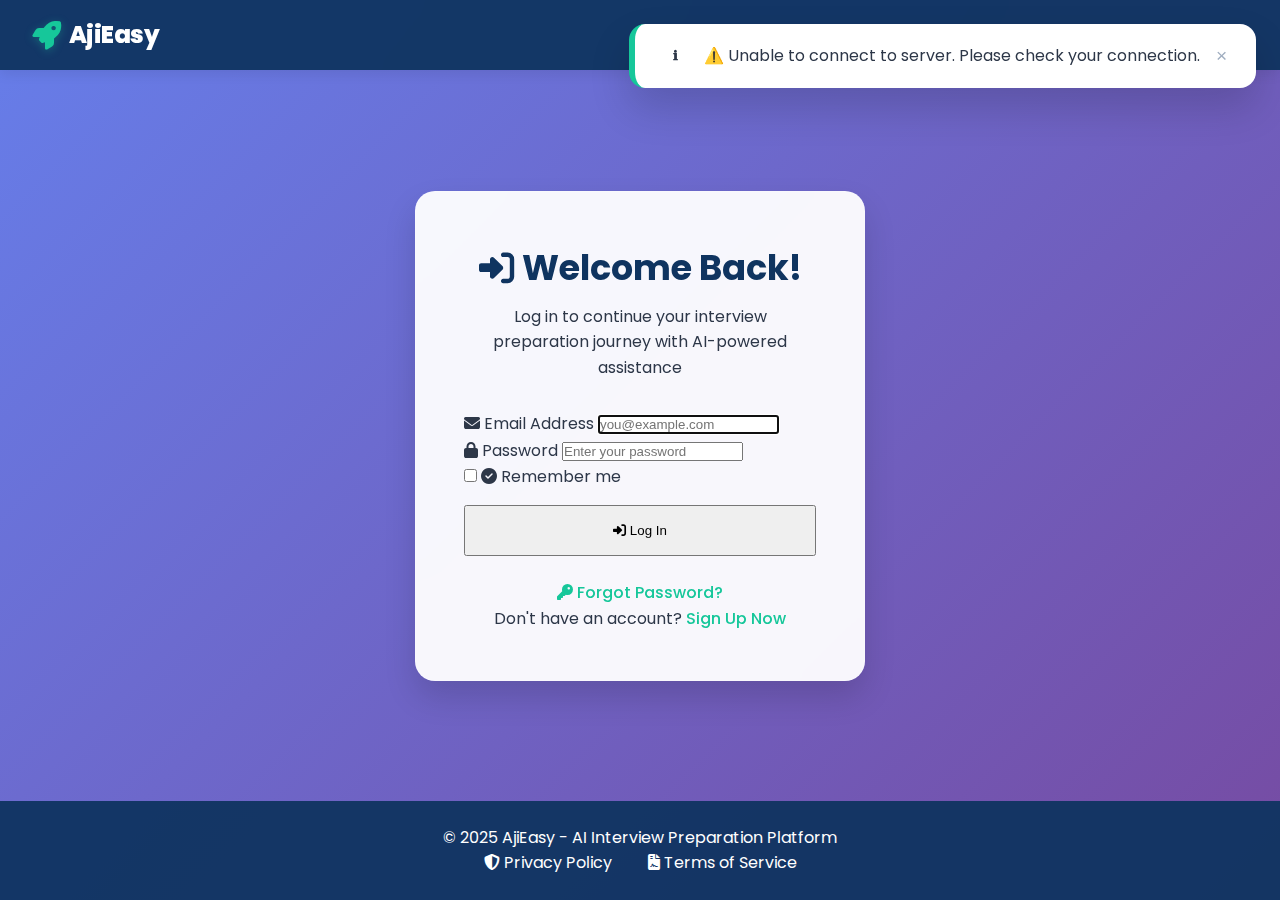
<file: login.html>
<!DOCTYPE html>
<html lang="en">

<head>
    <meta charset="UTF-8">
    <meta name="viewport" content="width=device-width, initial-scale=1.0">
    <title>Log In - AjiEasy</title>
    <link rel="preconnect" href="https://fonts.googleapis.com">
    <link rel="preconnect" href="https://fonts.gstatic.com" crossorigin>
    <link href="https://fonts.googleapis.com/css2?family=Poppins:wght@300;400;500;600;700&display=swap"
        rel="stylesheet">
    <link rel="stylesheet" href="https://cdnjs.cloudflare.com/ajax/libs/font-awesome/6.4.0/css/all.min.css">
    <link rel="stylesheet" href="css/app.css">
    <script>
        window.CONFIG = {
            API_URL: "https://ajieasy-backend.onrender.com",
            TOKEN_KEY: "aji_token",
            USER_KEY: "aji_user"
        };
    </script>
    <style>
        body {
            background: linear-gradient(135deg, #667eea 0%, #764ba2 100%);
            min-height: 100vh;
            display: flex;
            flex-direction: column;
        }

        .navbar {
            background: rgba(15, 52, 96, 0.95);
            border-bottom: none;
        }

        .brand {
            color: var(--white);
        }

        .main-content {
            display: flex;
            justify-content: center;
            align-items: center;
            padding: 2rem 1rem;
            background: transparent;
        }

        .login-container {
            background: rgba(255, 255, 255, 0.95);
            backdrop-filter: blur(10px);
            border-radius: 20px;
            box-shadow: var(--shadow-hover);
            padding: 3rem;
            width: 100%;
            max-width: 450px;
            animation: fadeIn 0.5s ease-in;
            border: 1px solid rgba(255, 255, 255, 0.2);
        }

        .login-header {
            text-align: center;
            margin-bottom: 2rem;
        }

        .login-header h2 {
            font-size: 2.2rem;
            font-weight: 700;
            color: var(--primary-blue);
            margin-bottom: 0.5rem;
            display: flex;
            align-items: center;
            justify-content: center;
            gap: 0.5rem;
        }

        .btn-submit {
            width: 100%;
            padding: 1rem;
            margin-top: 1rem;
        }

        .helper-links {
            margin-top: 1.5rem;
            text-align: center;
        }

        .helper-links a {
            color: var(--primary-teal);
            text-decoration: none;
            font-weight: 500;
        }

        .footer {
            background: rgba(15, 52, 96, 0.95);
            color: var(--white);
            margin-top: auto;
            padding: 1.5rem 2rem;
            text-align: center;
        }

        .footer-links a {
            color: var(--white);
            margin: 0 1rem;
            text-decoration: none;
        }
    </style>
</head>

<body>
    <!-- Toast Container -->
    <div class="toast-container" id="toastContainer"></div>

    <!-- Navbar -->
    <nav class="navbar">
        <a href="index.html" class="brand">
            <i class="fas fa-rocket"></i>
            AjiEasy
        </a>
        <div class="nav-buttons">
            <button class="btn btn-login">
                <i class="fas fa-sign-in-alt"></i>
                Log In
            </button>
            <a href="register.html" class="btn btn-signup">
                <i class="fas fa-user-plus"></i>
                Sign Up
            </a>
        </div>
    </nav>

    <!-- Main Content -->
    <main class="main-content">
        <div class="login-container">
            <div class="login-header">
                <h2>
                    <i class="fas fa-sign-in-alt"></i>
                    Welcome Back!
                </h2>
                <p class="login-subtitle">Log in to continue your interview preparation journey with AI-powered
                    assistance</p>
            </div>

        <form id="loginForm">
            <div class="form-group">
                <label for="email">
                    <i class="fas fa-envelope"></i>
                    Email Address
                </label>
                <input type="email" id="email" name="email" placeholder="you@example.com" required autocomplete="email">
            </div>

            <div class="form-group">
                <label for="password">
                    <i class="fas fa-lock"></i>
                    Password
                </label>
                <input type="password" id="password" name="password" placeholder="Enter your password" required
                    autocomplete="current-password">
            </div>

            <div class="form-group checkbox-group">
                <label class="checkbox-label">
                    <input type="checkbox" id="rememberMe" name="rememberMe">
                    <i class="fas fa-check-circle"></i>
                    <span>Remember me</span>
                </label>
            </div>

            <button type="submit" class="btn-submit" id="submitBtn">
                <i class="fas fa-sign-in-alt"></i>
                Log In
            </button>
        </form>
            <div class="helper-links">
                <a href="#" class="forgot-password">
                    <i class="fas fa-key"></i>
                    Forgot Password?
                </a>
                <p class="signup-link">Don't have an account? <a href="register.html">Sign Up Now</a></p>
            </div>
        </div>
    </main>

    <!-- Footer -->
    <footer class="footer">
        <div class="footer-content">
            <div>&copy; 2025 AjiEasy - AI Interview Preparation Platform</div>
            <div class="footer-links">
                <a href="#"><i class="fas fa-shield-alt"></i> Privacy Policy</a>
                <a href="#"><i class="fas fa-file-contract"></i> Terms of Service</a>
            </div>
        </div>
    </footer>

    <!-- Load authentication module -->
    <script src="auth.js"></script>

    <!-- Login page specific logic -->
    <script>
        // Toast notification function (consistent with app.html and register.html)
        function showToast(message, type = 'success') {
            const toast = document.createElement('div');
            toast.className = `toast ${type}`;

            const icon = type === 'success' ? '✓' : type === 'error' ? '✗' : 'ℹ';

            toast.innerHTML = `
                <span class="toast-icon">${icon}</span>
                <span class="toast-message">${message}</span>
                <button class="toast-close" onclick="this.parentElement.remove()">×</button>
            `;

            document.getElementById('toastContainer').appendChild(toast);

            setTimeout(() => {
                if (toast.parentElement) {
                    toast.remove();
                }
            }, 5000);
        }

        // Debug: Check current auth state
        console.log('🔐 Login Page - Current Auth State:');
        console.log('Access Token:', localStorage.getItem('accessToken'));
        console.log('User Data:', localStorage.getItem('user'));
        console.log('User Email:', localStorage.getItem('userEmail'));

        // Get form and input elements
        const loginForm = document.getElementById('loginForm');
        const emailInput = document.getElementById('email');
        const passwordInput = document.getElementById('password');
        const submitButton = document.getElementById('submitBtn');
        const rememberMeCheckbox = document.getElementById('rememberMe');

        // Check if there's a remembered email
        const rememberedEmail = localStorage.getItem('rememberedEmail');
        if (rememberedEmail) {
            emailInput.value = rememberedEmail;
            rememberMeCheckbox.checked = true;
        }

        // Check backend connectivity
        async function checkBackendHealth() {
            try {
                const response = await fetch(`${window.CONFIG.API_URL}/health`, {
                    method: 'GET',
                    headers: { 'Content-Type': 'application/json' }
                });

                if (!response.ok) {
                    showToast('⚠️ Backend service may be experiencing issues', 'warning');
                }
            } catch (error) {
                console.warn('Backend health check failed:', error);
                showToast('⚠️ Unable to connect to server. Please check your connection.', 'warning');
            }
        }

        // Handle form submission
        loginForm.addEventListener('submit', async function (event) {
            event.preventDefault();

            // Get form values
            const email = emailInput.value.trim();
            const password = passwordInput.value;

            // Basic validation
            if (!email || !password) {
                showToast('Please fill in all fields', 'error');
                return;
            }

            // Validate email format
            const emailRegex = /^[^\s@]+@[^\s@]+\.[^\s@]+$/;
            if (!emailRegex.test(email)) {
                showToast('Please enter a valid email address', 'error');
                emailInput.focus();
                return;
            }

            // Show loading state
            const originalButtonText = submitButton.innerHTML;
            submitButton.innerHTML = '<i class="fas fa-spinner fa-spin"></i> Logging in...';
            submitButton.disabled = true;

            try {
                // Call login function from auth.js
                const response = await loginUser(email, password);

                if (response.access_token) {
                    // Handle "Remember Me"
                    if (rememberMeCheckbox.checked) {
                        localStorage.setItem('rememberedEmail', email);
                    } else {
                        localStorage.removeItem('rememberedEmail');
                    }

                    // ✅ CRITICAL FIX: Use actual user data from response if available
                    const userData = response.user || {
                        email: email,
                        name: email.split('@')[0]
                    };

                    // Save user data in ALL the formats that app.html checks
                    localStorage.setItem('user', JSON.stringify(userData));
                    localStorage.setItem('userEmail', userData.email);
                    localStorage.setItem('userName', userData.name);
                    localStorage.setItem(window.CONFIG.TOKEN_KEY, response.access_token);
                    localStorage.setItem('accessToken', response.access_token);

                    console.log('✅ User data saved for app.html:', userData);

                    // Show success message
                    showToast('Login successful! Redirecting...', 'success');

                    // Login successful - redirect to app after a short delay
                    setTimeout(() => {
                        window.location.href = 'app.html';
                    }, 1500);
                } else if (response.detail) {
                    // Show error message from server
                    showToast(response.detail, 'error');
                }
            } catch (error) {
                // Show network error
                showToast(error.message || 'An error occurred. Please try again.', 'error');
            } finally {
                // Reset button state
                submitButton.innerHTML = originalButtonText;
                submitButton.disabled = false;
            }
        });

        // Add input animations
        document.addEventListener('DOMContentLoaded', function () {
            const inputs = document.querySelectorAll('input');
            inputs.forEach(input => {
                input.addEventListener('focus', function () {
                    this.parentElement.style.transform = 'translateY(-2px)';
                });

                input.addEventListener('blur', function () {
                    this.parentElement.style.transform = 'translateY(0)';
                });
            });

            // Add click animation to buttons
            const buttons = document.querySelectorAll('button');
            buttons.forEach(button => {
                button.addEventListener('click', function () {
                    this.style.transform = 'scale(0.95)';
                    setTimeout(() => {
                        this.style.transform = '';
                    }, 150);
                });
            });

            // Add hover effects to links
            const links = document.querySelectorAll('a');
            links.forEach(link => {
                link.addEventListener('mouseenter', function () {
                    this.style.transform = 'translateY(-1px)';
                });

                link.addEventListener('mouseleave', function () {
                    this.style.transform = 'translateY(0)';
                });
            });
        });

        // Auto-focus email field on page load
        window.addEventListener('load', function () {
            if (!emailInput.value) {
                emailInput.focus();
            }
            // Run health check
            checkBackendHealth();
        });
    </script>
</body>

</html>
</file>
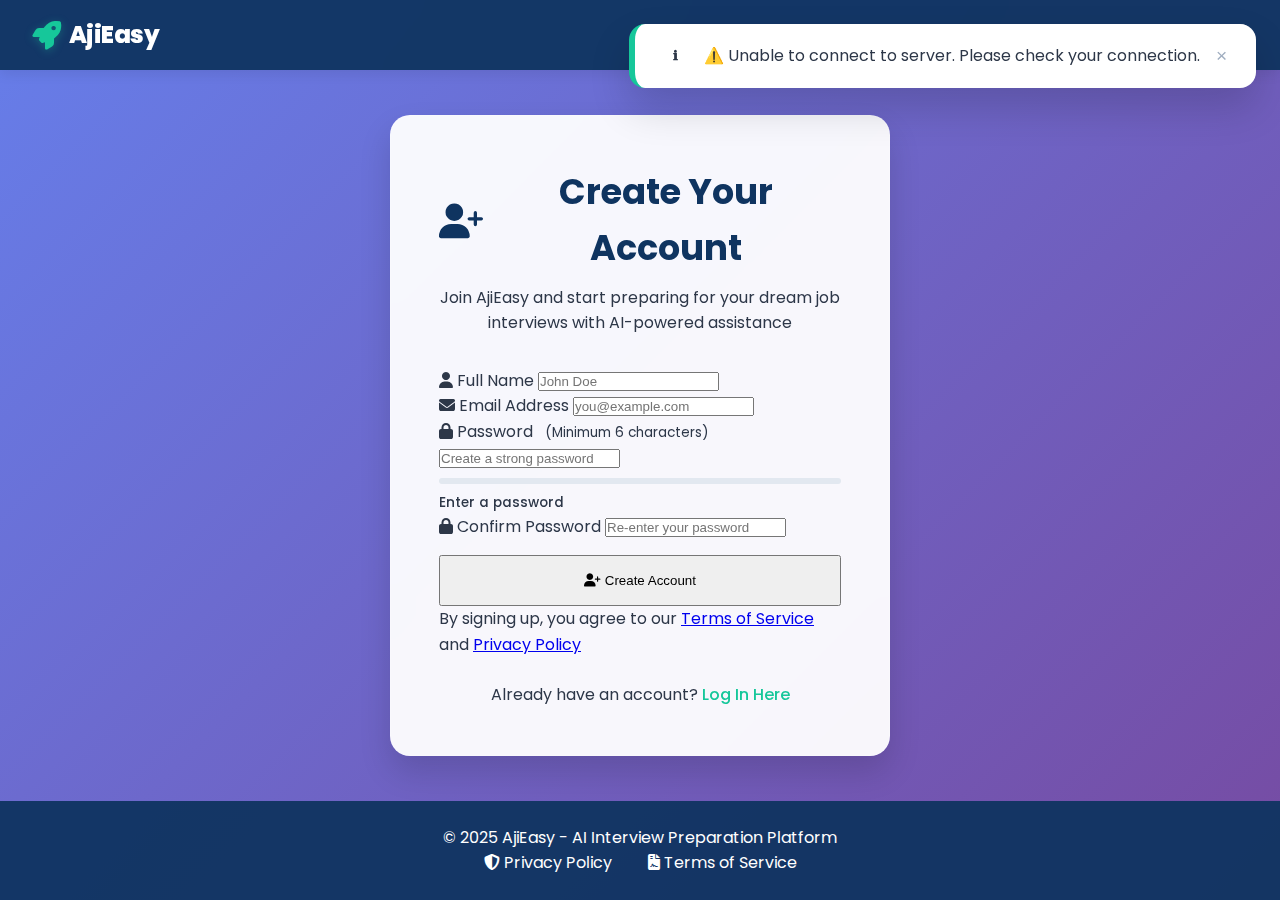
<file: register.html>
<!DOCTYPE html>
<html lang="en">

<head>
    <meta charset="UTF-8">
    <meta name="viewport" content="width=device-width, initial-scale=1.0">
    <title>Sign Up - AjiEasy</title>
    <link rel="preconnect" href="https://fonts.googleapis.com">
    <link rel="preconnect" href="https://fonts.gstatic.com" crossorigin>
    <link href="https://fonts.googleapis.com/css2?family=Poppins:wght@300;400;500;600;700&display=swap"
        rel="stylesheet">
    <link rel="stylesheet" href="https://cdnjs.cloudflare.com/ajax/libs/font-awesome/6.4.0/css/all.min.css">
    <link rel="stylesheet" href="css/app.css">
    <script>
        window.CONFIG = {
            API_URL: "https://ajieasy-backend.onrender.com",
            TOKEN_KEY: "aji_token",
            USER_KEY: "aji_user"
        };
    </script>
    <style>
        body {
            background: linear-gradient(135deg, #667eea 0%, #764ba2 100%);
            min-height: 100vh;
            display: flex;
            flex-direction: column;
        }

        .navbar {
            background: rgba(15, 52, 96, 0.95);
            border-bottom: none;
        }

        .brand {
            color: var(--white);
        }

        .main-content {
            display: flex;
            justify-content: center;
            align-items: center;
            padding: 2rem 1rem;
            background: transparent;
        }

        .register-container {
            background: rgba(255, 255, 255, 0.95);
            backdrop-filter: blur(10px);
            border-radius: 20px;
            box-shadow: var(--shadow-hover);
            padding: 3rem;
            width: 100%;
            max-width: 500px;
            animation: fadeIn 0.5s ease-in;
            border: 1px solid rgba(255, 255, 255, 0.2);
        }

        .register-header {
            text-align: center;
            margin-bottom: 2rem;
        }

        .register-header h2 {
            font-size: 2.2rem;
            font-weight: 700;
            color: var(--primary-blue);
            margin-bottom: 0.5rem;
            display: flex;
            align-items: center;
            justify-content: center;
            gap: 0.5rem;
        }

        .btn-submit {
            width: 100%;
            padding: 1rem;
            margin-top: 1rem;
        }

        .helper-links {
            margin-top: 1.5rem;
            text-align: center;
        }

        .helper-links a {
            color: var(--primary-teal);
            text-decoration: none;
            font-weight: 500;
        }

        .footer {
            background: rgba(15, 52, 96, 0.95);
            color: var(--white);
            margin-top: auto;
            padding: 1.5rem 2rem;
            text-align: center;
        }

        .footer-links a {
            color: var(--white);
            margin: 0 1rem;
            text-decoration: none;
        }

        /* Password Strength */
        .password-strength {
            margin-top: 0.5rem;
        }

        .strength-bar {
            width: 100%;
            height: 6px;
            background-color: var(--border-light);
            border-radius: 3px;
            overflow: hidden;
            margin-bottom: 0.5rem;
        }

        .strength-bar-fill {
            height: 100%;
            width: 0%;
            transition: all 0.3s ease;
            border-radius: 3px;
        }

        .strength-bar-fill.weak { width: 33%; background-color: var(--error); }
        .strength-bar-fill.medium { width: 66%; background-color: var(--warning); }
        .strength-bar-fill.strong { width: 100%; background-color: var(--success); }

        .strength-text { font-size: 0.85rem; font-weight: 500; }
        .strength-text.weak { color: var(--error); }
        .strength-text.medium { color: var(--warning); }
        .strength-text.strong { color: var(--success); }
    </style>
</head>

<body>
    <!-- Toast Container -->
    <div class="toast-container" id="toastContainer"></div>

    <!-- Navbar -->
    <nav class="navbar">
        <a href="index.html" class="brand">
            <i class="fas fa-rocket"></i>
            AjiEasy
        </a>
        <div class="nav-buttons">
            <a href="login.html" class="btn btn-login">
                <i class="fas fa-sign-in-alt"></i>
                Log In
            </a>
            <button class="btn btn-signup">
                <i class="fas fa-user-plus"></i>
                Sign Up
            </button>
        </div>
    </nav>

    <!-- Main Content -->
    <main class="main-content">
        <div class="register-container">
            <div class="register-header">
                <h2>
                    <i class="fas fa-user-plus"></i>
                    Create Your Account
                </h2>
                <p class="register-subtitle">Join AjiEasy and start preparing for your dream job interviews with
                    AI-powered assistance</p>
            </div>
            <form id="registerForm">
                <div class="form-group">
                    <label for="name">
                        <i class="fas fa-user"></i>
                        Full Name
                    </label>
                    <input type="text" id="name" name="name" placeholder="John Doe" required autocomplete="name">
                </div>

                <div class="form-group">
                    <label for="email">
                        <i class="fas fa-envelope"></i>
                        Email Address
                    </label>
                    <input type="email" id="email" name="email" placeholder="you@example.com" required autocomplete="email">
                </div>

                <div class="form-group">
                    <label for="password">
                        <i class="fas fa-lock"></i>
                        Password
                        <span style="font-size: 0.85rem; color: var(--text-secondary); font-weight: 400; margin-left: 0.5rem;">
                            (Minimum 6 characters)
                        </span>
                    </label>
                    <input type="password" id="password" name="password" placeholder="Create a strong password" required
                        autocomplete="new-password">
                    <div class="password-strength" id="passwordStrength">
                        <div class="strength-bar">
                            <div class="strength-bar-fill" id="strengthBarFill"></div>
                        </div>
                        <div class="strength-text" id="strengthText">Enter a password</div>
                    </div>
                </div>

                <div class="form-group">
                    <label for="confirm_password">
                        <i class="fas fa-lock"></i>
                        Confirm Password
                    </label>
                    <input type="password" id="confirm_password" name="confirm_password" placeholder="Re-enter your password"
                        required autocomplete="new-password">
                </div>

                <button type="submit" class="btn-submit" id="submitBtn">
                    <i class="fas fa-user-plus"></i>
                    Create Account
                </button>
            </form>


            <div class="terms-notice">
                By signing up, you agree to our <a href="#">Terms of Service</a> and <a href="#">Privacy Policy</a>
            </div>

            <div class="helper-links">
                <p class="login-link">Already have an account? <a href="login.html">Log In Here</a></p>
            </div>
        </div>
    </main>

    <!-- Footer -->
    <footer class="footer">
        <div class="footer-content">
            <div>&copy; 2025 AjiEasy - AI Interview Preparation Platform</div>
            <div class="footer-links">
                <a href="#"><i class="fas fa-shield-alt"></i> Privacy Policy</a>
                <a href="#"><i class="fas fa-file-contract"></i> Terms of Service</a>
            </div>
        </div>
    </footer>

    <!-- Load authentication module -->
    <script src="auth.js"></script>

    <!-- Registration page specific logic -->
    <script>
        // Toast notification function (consistent with app.html)
        function showToast(message, type = 'success') {
            const toast = document.createElement('div');
            toast.className = `toast ${type}`;

            const icon = type === 'success' ? '✓' : type === 'error' ? '✗' : 'ℹ';

            toast.innerHTML = `
                <span class="toast-icon">${icon}</span>
                <span class="toast-message">${message}</span>
                <button class="toast-close" onclick="this.parentElement.remove()">×</button>
            `;

            document.getElementById('toastContainer').appendChild(toast);

            setTimeout(() => {
                if (toast.parentElement) {
                    toast.remove();
                }
            }, 5000);
        }

        // Debug: Check current auth state
        console.log('🔐 Register Page - Current Auth State:');
        console.log('Access Token:', localStorage.getItem('accessToken'));
        console.log('User Data:', localStorage.getItem('user'));
        console.log('User Email:', localStorage.getItem('userEmail'));

        // Get form and input elements
        const registerForm = document.getElementById('registerForm');
        const nameInput = document.getElementById('name');
        const emailInput = document.getElementById('email');
        const passwordInput = document.getElementById('password');
        const confirmPasswordInput = document.getElementById('confirm_password');
        const submitButton = document.getElementById('submitBtn');

        // Password strength elements
        const strengthBarFill = document.getElementById('strengthBarFill');
        const strengthText = document.getElementById('strengthText');

        // Password strength checker
        function checkPasswordStrength(password) {
            let strength = 0;
            let feedback = '';

            // Length check
            if (password.length >= 8) strength += 1;
            if (password.length >= 12) strength += 1;

            // Character variety checks
            if (/[a-z]/.test(password)) strength += 1;
            if (/[A-Z]/.test(password)) strength += 1;
            if (/[0-9]/.test(password)) strength += 1;
            if (/[^a-zA-Z0-9]/.test(password)) strength += 1;

            // Determine strength level
            if (strength <= 2) {
                feedback = 'Weak password';
                return { level: 'weak', feedback };
            } else if (strength <= 4) {
                feedback = 'Medium strength';
                return { level: 'medium', feedback };
            } else {
                feedback = 'Strong password!';
                return { level: 'strong', feedback };
            }
        }

        // Real-time password strength indicator
        passwordInput.addEventListener('input', function () {
            const password = passwordInput.value;

            if (password.length === 0) {
                strengthBarFill.className = 'strength-bar-fill';
                strengthText.textContent = 'Enter a password';
                strengthText.className = 'strength-text';
                return;
            }

            const result = checkPasswordStrength(password);
            strengthBarFill.className = `strength-bar-fill ${result.level}`;
            strengthText.className = `strength-text ${result.level}`;
            strengthText.textContent = result.feedback;
        });

        // Check backend connectivity
        async function checkBackendHealth() {
            try {
                const response = await fetch(`${window.CONFIG.API_URL}/health`, {
                    method: 'GET',
                    headers: { 'Content-Type': 'application/json' }
                });

                if (!response.ok) {
                    showToast('⚠️ Backend service may be experiencing issues', 'warning');
                }
            } catch (error) {
                console.warn('Backend health check failed:', error);
                showToast('⚠️ Unable to connect to server. Please check your connection.', 'warning');
            }
        }

        // Handle form submission
        registerForm.addEventListener('submit', async function (event) {
            event.preventDefault();

            // Get form values
            const name = nameInput.value.trim();
            const email = emailInput.value.trim();
            const password = passwordInput.value;
            const confirmPassword = confirmPasswordInput.value;

            // Client-side validation: Check if passwords match
            if (password !== confirmPassword) {
                showToast('Passwords do not match. Please try again.', 'error');
                confirmPasswordInput.focus();
                return;
            }

            // Validate password length
            if (password.length < 6) {
                showToast('Password must be at least 6 characters long.', 'error');
                passwordInput.focus();
                return;
            }

            // Validate email format
            const emailRegex = /^[^\s@]+@[^\s@]+\.[^\s@]+$/;
            if (!emailRegex.test(email)) {
                showToast('Please enter a valid email address.', 'error');
                emailInput.focus();
                return;
            }

            // Validate name
            if (name.length < 2) {
                showToast('Please enter your full name.', 'error');
                nameInput.focus();
                return;
            }

            // Show loading state
            const originalButtonText = submitButton.innerHTML;
            submitButton.innerHTML = '<i class="fas fa-spinner fa-spin"></i> Creating Account...';
            submitButton.disabled = true;

            try {
                // Call register function from auth.js
                const response = await registerUser(name, email, password);

                if (response.id || response.email) {
                    // ✅ CRITICAL FIX: Auto-login after successful registration
                    console.log('✅ Registration successful, attempting auto-login...');

                    try {
                        // Try to automatically log the user in
                        const loginResponse = await loginUser(email, password);

                        if (loginResponse.access_token) {
                            // ✅ Save user data that app.html expects
                            const userData = {
                                email: email,
                                name: name
                            };

                            // Save user data in ALL the formats that app.html checks
                            localStorage.setItem('user', JSON.stringify(userData));
                            localStorage.setItem('userEmail', email);
                            localStorage.setItem('userName', name);
                            localStorage.setItem('accessToken', loginResponse.access_token);

                            console.log('✅ Auto-login successful, redirecting to app...');

                            showToast('Account created successfully! Logging you in...', 'success');

                            // Redirect to app after a short delay
                            setTimeout(() => {
                                window.location.href = 'app.html';
                            }, 1500);
                        } else {
                            // Auto-login failed, redirect to login page
                            throw new Error('Auto-login failed');
                        }
                    } catch (loginError) {
                        // Auto-login failed, redirect to login page
                        console.log('⚠️ Auto-login failed, redirecting to login page');
                        showToast('Account created successfully! Please log in.', 'success');

                        // Clear form
                        registerForm.reset();
                        strengthBarFill.className = 'strength-bar-fill';
                        strengthText.textContent = 'Enter a password';
                        strengthText.className = 'strength-text';

                        // Redirect to login page after 2 seconds
                        setTimeout(() => {
                            window.location.href = 'login.html';
                        }, 2000);
                    }
                } else if (response.detail) {
                    // Show error message from server
                    showToast(response.detail, 'error');
                    submitButton.innerHTML = originalButtonText;
                    submitButton.disabled = false;
                }
            } catch (error) {
                // Show network error
                showToast(error.message || 'An error occurred. Please try again.', 'error');
                submitButton.innerHTML = originalButtonText;
                submitButton.disabled = false;
            }
        });

        // Add input animations
        document.addEventListener('DOMContentLoaded', function () {
            const inputs = document.querySelectorAll('input');
            inputs.forEach(input => {
                input.addEventListener('focus', function () {
                    this.parentElement.style.transform = 'translateY(-2px)';
                });

                input.addEventListener('blur', function () {
                    this.parentElement.style.transform = 'translateY(0)';
                });
            });

            // Add click animation to buttons
            const buttons = document.querySelectorAll('button');
            buttons.forEach(button => {
                button.addEventListener('click', function () {
                    this.style.transform = 'scale(0.95)';
                    setTimeout(() => {
                        this.style.transform = '';
                    }, 150);
                });
            });
        });

        // Run health check on load
        window.addEventListener('load', checkBackendHealth);
    </script>
</body>

</html>
</file>
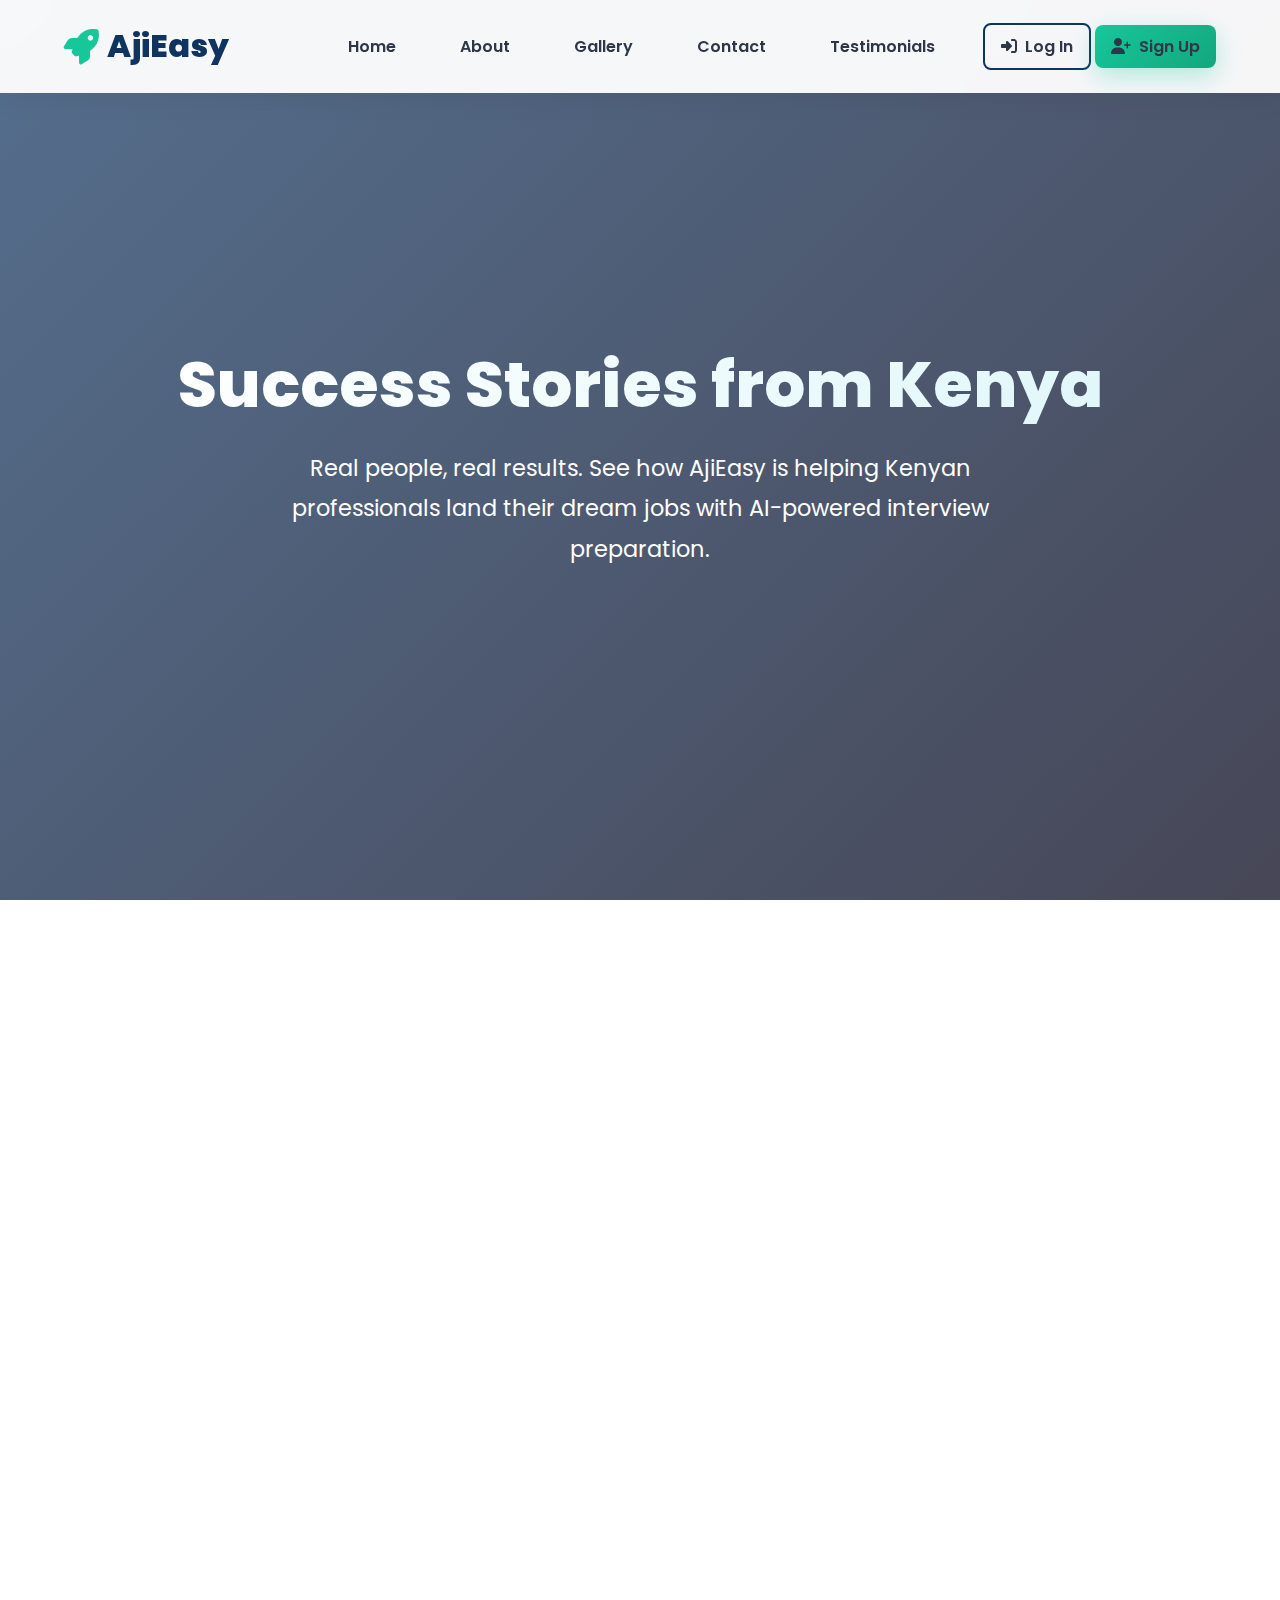
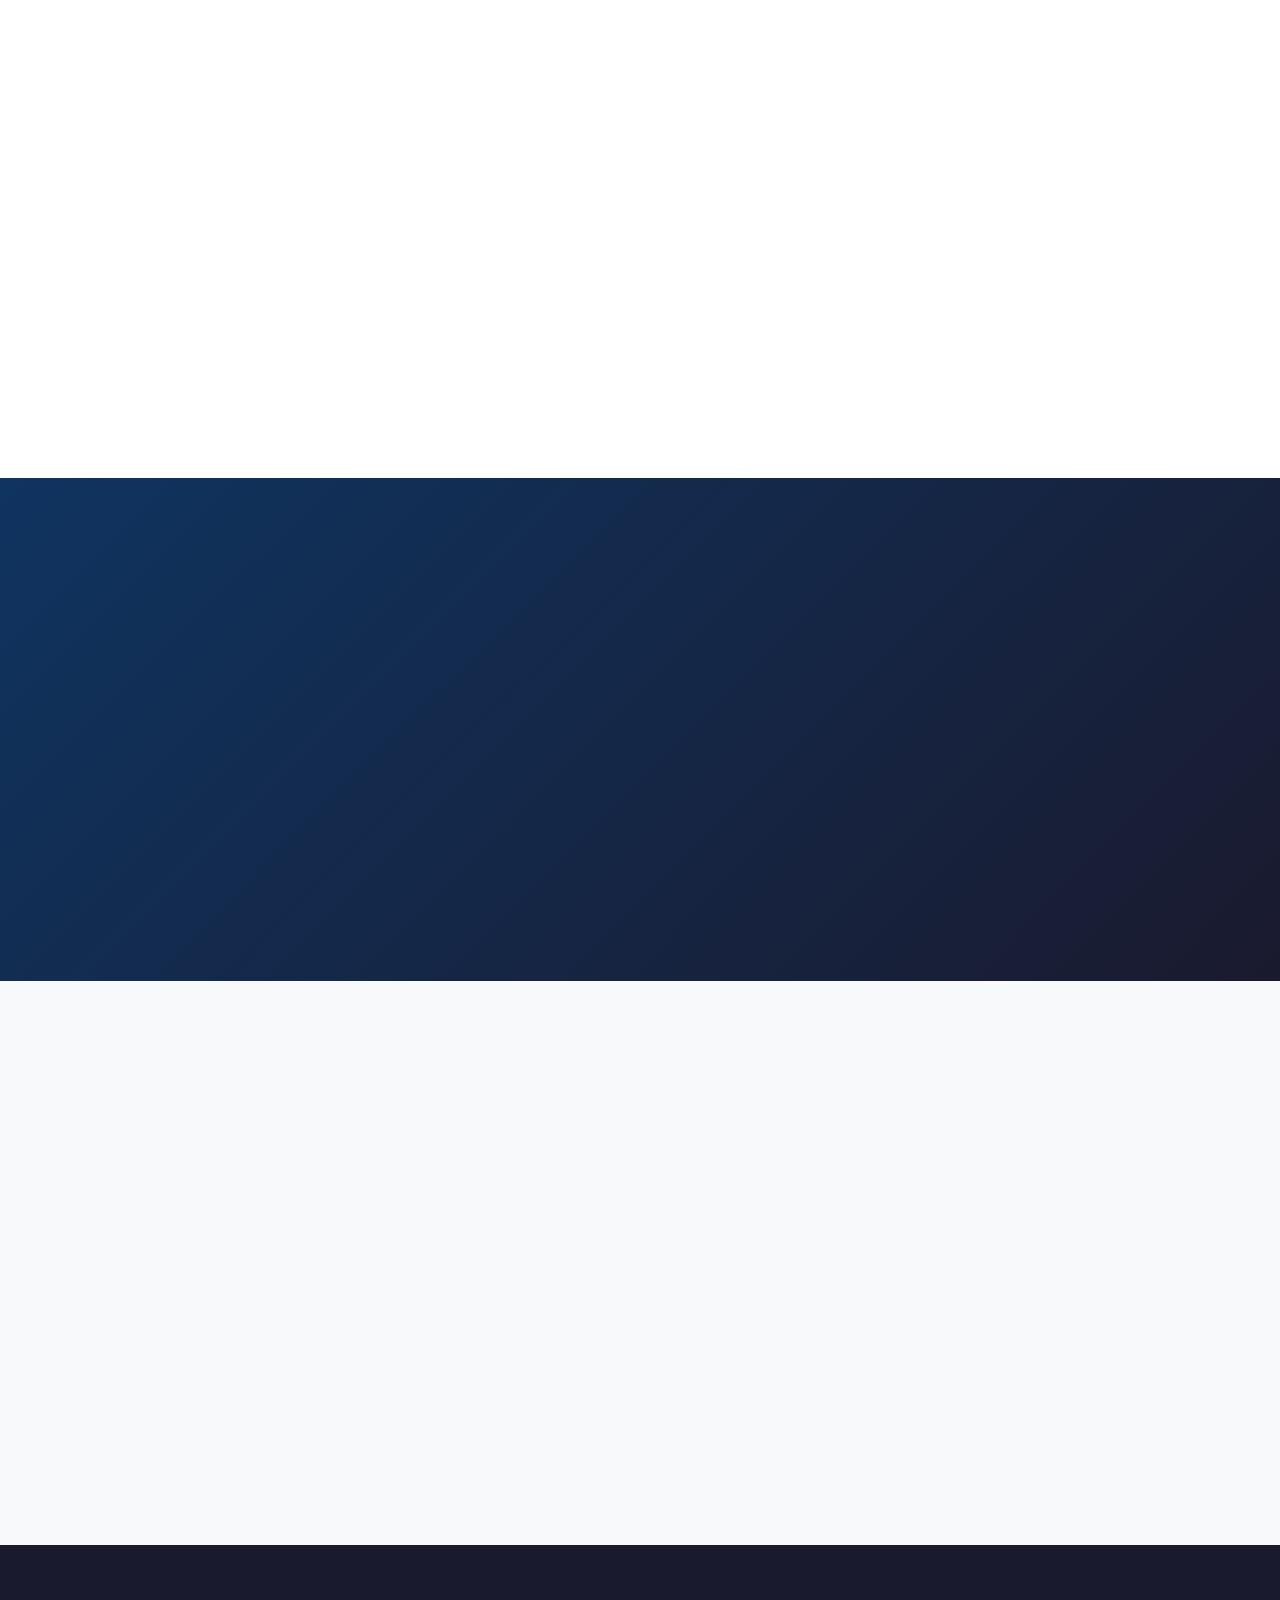
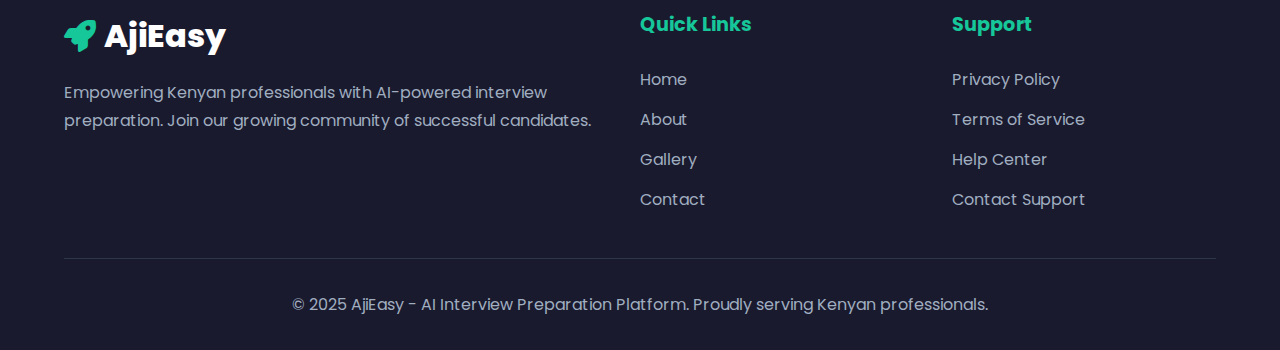
<file: testimonials.html>
<!DOCTYPE html>
<html lang="en">

<head>
    <meta charset="UTF-8" />
    <meta name="viewport" content="width=device-width, initial-scale=1.0" />
    <title>Testimonials - AjiEasy | Success Stories</title>
    <link rel="preconnect" href="https://fonts.googleapis.com" />
    <link rel="preconnect" href="https://fonts.gstatic.com" crossorigin />
    <link href="https://fonts.googleapis.com/css2?family=Poppins:wght@300;400;500;600;700;800&display=swap"
        rel="stylesheet" />
    <link rel="stylesheet" href="https://cdnjs.cloudflare.com/ajax/libs/font-awesome/6.4.0/css/all.min.css">
    <style>
        :root {
            --primary-blue: #0f3460;
            --primary-teal: #16c79a;
            --dark-blue: #1a1a2e;
            --light-bg: #f8f9fa;
            --white: #ffffff;
            --text-dark: #2d3748;
            --text-light: #718096;
            --shadow: 0 20px 40px rgba(0, 0, 0, 0.1);
            --shadow-hover: 0 30px 60px rgba(0, 0, 0, 0.15);
        }

        * {
            margin: 0;
            padding: 0;
            box-sizing: border-box;
        }

        body {
            font-family: 'Poppins', sans-serif;
            color: var(--text-dark);
            line-height: 1.7;
            overflow-x: hidden;
            background: var(--light-bg);
        }
        /* Navbar */
.navbar {
    background: rgba(255, 255, 255, 0.95);
    backdrop-filter: blur(20px);
    padding: 1.2rem 5%;
    display: flex;
    justify-content: space-between;
    align-items: center;
    box-shadow: 0 2px 30px rgba(0, 0, 0, 0.08);
    position: fixed;
    top: 0;
    left: 0;
    right: 0;
    z-index: 1000;
    transition: all 0.3s ease;
}

.navbar.scrolled {
    padding: 0.8rem 5%;
    background: rgba(255, 255, 255, 0.98);
}

.brand {
    color: var(--primary-blue);
    font-size: 2rem;
    font-weight: 800;
    text-decoration: none;
    display: flex;
    align-items: center;
    gap: 0.5rem;
    z-index: 1001;
}

.brand i {
    color: var(--primary-teal);
    font-size: 2.2rem;
}

.nav-menu {
    display: flex;
    gap: 2rem;
    align-items: center;
}

.nav-menu a {
    color: var(--text-dark);
    text-decoration: none;
    font-weight: 600;
    padding: 0.5rem 1rem;
    border-radius: 8px;
    transition: all 0.3s ease;
    position: relative;
}

.nav-menu a:hover {
    color: var(--primary-teal);
    transform: translateY(-2px);
}

.nav-menu a::after {
    content: '';
    position: absolute;
    bottom: 0;
    left: 50%;
    width: 0;
    height: 2px;
    background: var(--primary-teal);
    transition: all 0.3s ease;
    transform: translateX(-50%);
}

.nav-menu a:hover::after {
    width: 80%;
}

.nav-buttons {
    display: flex;
    gap: 1rem;
    align-items: center;
}

.btn {
    padding: 0.8rem 1.8rem;
    border: none;
    border-radius: 12px;
    font-family: 'Poppins', sans-serif;
    font-size: 1rem;
    font-weight: 600;
    cursor: pointer;
    transition: all 0.3s ease;
    text-decoration: none;
    display: inline-flex;
    align-items: center;
    gap: 0.5rem;
}

.btn-login {
    background: transparent;
    color: var(--primary-blue);
    border: 2px solid var(--primary-blue);
}

.btn-login:hover {
    background: var(--primary-blue);
    color: white;
    transform: translateY(-2px);
    box-shadow: var(--shadow);
}

.btn-signup {
    background: linear-gradient(135deg, var(--primary-teal), #13a77e);
    color: white;
    box-shadow: 0 8px 25px rgba(22, 199, 154, 0.3);
}

.btn-signup:hover {
    transform: translateY(-3px);
    box-shadow: 0 12px 35px rgba(22, 199, 154, 0.4);
}

/* Mobile Menu Button */
.menu-toggle {
    display: none;
    flex-direction: column;
    justify-content: space-between;
    width: 30px;
    height: 21px;
    background: transparent;
    border: none;
    cursor: pointer;
    padding: 0;
    z-index: 1001;
}

.menu-toggle span {
    width: 100%;
    height: 3px;
    background: var(--primary-blue);
    border-radius: 3px;
    transition: all 0.3s ease;
    transform-origin: left;
}

.menu-toggle.active span:nth-child(1) {
    transform: rotate(45deg);
}

.menu-toggle.active span:nth-child(2) {
    opacity: 0;
}

.menu-toggle.active span:nth-child(3) {
    transform: rotate(-45deg);
}

/* Mobile Styles */
@media (max-width: 768px) {
    .menu-toggle {
        display: flex;
    }

    .nav-menu {
        position: fixed;
        top: 0;
        right: -100%;
        width: 80%;
        max-width: 300px;
        height: 100vh;
        background: rgba(255, 255, 255, 0.98);
        backdrop-filter: blur(20px);
        flex-direction: column;
        justify-content: flex-start;
        padding-top: 6rem;
        gap: 0;
        transition: all 0.3s ease;
        box-shadow: -5px 0 30px rgba(0, 0, 0, 0.1);
    }

    .nav-menu.active {
        right: 0;
    }

    .nav-menu a {
        width: 100%;
        padding: 1.2rem 2rem;
        border-radius: 0;
        border-bottom: 1px solid rgba(0, 0, 0, 0.1);
        transform: none;
    }

    .nav-menu a:hover {
        transform: none;
        background: rgba(22, 199, 154, 0.1);
    }

    .nav-menu a::after {
        display: none;
    }

    .nav-buttons {
        display: none;
    }

    .mobile-nav-buttons {
        display: flex;
        flex-direction: column;
        gap: 1rem;
        padding: 2rem;
        width: 100%;
        border-top: 1px solid rgba(0, 0, 0, 0.1);
        margin-top: auto;
    }

    .mobile-nav-buttons .btn {
        width: 100%;
        justify-content: center;
    }
}

        /* Hero Section */
      .hero {
    background:
        linear-gradient(135deg, rgba(15, 52, 96, 0.7) 0%, rgba(26, 26, 46, 0.8) 100%),
        url('https://images.pexels.com/photos/4350097/pexels-photo-4350097.jpeg') center/cover;
    color: white;
    padding: 12rem 5% 8rem;
    min-height: 100vh;
    display: flex;
    align-items: center;
    position: relative;
    overflow: hidden;
}

        .hero-content {
            max-width: 1200px;
            margin: 0 auto;
            text-align: center;
            position: relative;
            z-index: 2;
        }

        .hero h1 {
            font-size: 4rem;
            font-weight: 800;
            margin-bottom: 1.5rem;
            line-height: 1.2;
            background: linear-gradient(135deg, #ffffff 0%, #e0f7fa 100%);
            -webkit-background-clip: text;
            -webkit-text-fill-color: transparent;
            background-clip: text;
        }

        .hero p {
            font-size: 1.4rem;
            max-width: 700px;
            margin: 0 auto 3rem;
            font-weight: 400;
            line-height: 1.8;
            opacity: 0.95;
        }

        /* Testimonials Section */
        .testimonials {
            padding: 6rem 5%;
            background: var(--white);
        }

        .section-title {
            text-align: center;
            font-size: 3rem;
            font-weight: 800;
            color: var(--primary-blue);
            margin-bottom: 1rem;
        }

        .section-subtitle {
            text-align: center;
            font-size: 1.2rem;
            color: var(--text-light);
            max-width: 600px;
            margin: 0 auto 4rem;
        }

        .testimonials-grid {
            display: grid;
            grid-template-columns: repeat(auto-fit, minmax(350px, 1fr));
            gap: 2rem;
            max-width: 1200px;
            margin: 0 auto;
        }

        .testimonial-card {
            background: var(--white);
            padding: 2.5rem;
            border-radius: 20px;
            box-shadow: var(--shadow);
            transition: all 0.3s ease;
            position: relative;
            border: 1px solid #e2e8f0;
        }

        .testimonial-card:hover {
            transform: translateY(-10px);
            box-shadow: var(--shadow-hover);
        }

        .testimonial-card::before {
            content: '"';
            position: absolute;
            top: 1rem;
            left: 1.5rem;
            font-size: 4rem;
            color: var(--primary-teal);
            opacity: 0.2;
            font-family: serif;
        }

        .testimonial-content {
            position: relative;
            z-index: 2;
        }

        .testimonial-text {
            font-size: 1.1rem;
            line-height: 1.7;
            color: var(--text-dark);
            margin-bottom: 2rem;
            font-style: italic;
        }

        .testimonial-author {
            display: flex;
            align-items: center;
            gap: 1rem;
        }

        .author-avatar {
            width: 60px;
            height: 60px;
            background: linear-gradient(135deg, var(--primary-blue), var(--primary-teal));
            border-radius: 50%;
            display: flex;
            align-items: center;
            justify-content: center;
            font-weight: 700;
            color: white;
            font-size: 1.2rem;
        }

        .author-info h4 {
            font-size: 1.2rem;
            font-weight: 700;
            color: var(--primary-blue);
            margin-bottom: 0.3rem;
        }

        .author-info p {
            color: var(--text-light);
            font-size: 0.9rem;
            font-weight: 500;
        }

        /* Stats Section */
        .stats-section {
            padding: 6rem 5%;
            background: linear-gradient(135deg, var(--primary-blue), var(--dark-blue));
            color: white;
            text-align: center;
        }

        .stats-grid {
            display: grid;
            grid-template-columns: repeat(auto-fit, minmax(200px, 1fr));
            gap: 3rem;
            max-width: 1000px;
            margin: 0 auto;
        }

        .stat-item {
            padding: 2rem;
        }

        .stat-number {
            font-size: 3rem;
            font-weight: 800;
            margin-bottom: 0.5rem;
            color: var(--primary-teal);
        }

        .stat-label {
            font-size: 1.1rem;
            opacity: 0.9;
        }

        /* CTA Section */
        .cta-section {
            padding: 6rem 5%;
            background: var(--light-bg);
            text-align: center;
        }

        .cta-content {
            max-width: 800px;
            margin: 0 auto;
        }

        .cta-section h2 {
            font-size: 3rem;
            font-weight: 800;
            color: var(--primary-blue);
            margin-bottom: 1.5rem;
        }

        .cta-section p {
            font-size: 1.3rem;
            color: var(--text-light);
            margin-bottom: 2.5rem;
            line-height: 1.7;
        }

        .btn-cta {
            background: linear-gradient(135deg, var(--primary-teal), #13a77e);
            color: white;
            padding: 1.3rem 3rem;
            font-size: 1.2rem;
            font-weight: 700;
            border-radius: 50px;
            box-shadow: 0 15px 40px rgba(22, 199, 154, 0.4);
            transition: all 0.3s ease;
            display: inline-flex;
            align-items: center;
            gap: 0.5rem;
            text-decoration: none;
        }

        .btn-cta:hover {
            transform: translateY(-5px) scale(1.05);
            box-shadow: 0 20px 50px rgba(22, 199, 154, 0.6);
        }

        /* Footer */
        .footer {
            background: var(--dark-blue);
            color: white;
            padding: 4rem 5% 2rem;
        }

        .footer-content {
            max-width: 1200px;
            margin: 0 auto;
            display: grid;
            grid-template-columns: 2fr 1fr 1fr;
            gap: 3rem;
            margin-bottom: 2rem;
        }

        .footer-brand {
            font-size: 2rem;
            font-weight: 800;
            margin-bottom: 1rem;
            display: flex;
            align-items: center;
            gap: 0.5rem;
        }

        .footer-brand i {
            color: var(--primary-teal);
        }

        .footer-about {
            color: #a0aec0;
            line-height: 1.7;
            margin-bottom: 1.5rem;
        }

        .footer-links h4 {
            font-size: 1.2rem;
            font-weight: 700;
            margin-bottom: 1.5rem;
            color: var(--primary-teal);
        }

        .footer-links ul {
            list-style: none;
        }

        .footer-links li {
            margin-bottom: 0.8rem;
        }

        .footer-links a {
            color: #a0aec0;
            text-decoration: none;
            transition: color 0.3s ease;
        }

        .footer-links a:hover {
            color: var(--primary-teal);
        }

        .footer-bottom {
            border-top: 1px solid #2d3748;
            padding-top: 2rem;
            text-align: center;
            color: #a0aec0;
        }

        /* Responsive */
        @media (max-width: 1024px) {
            .hero h1 {
                font-size: 3.2rem;
            }

            .footer-content {
                grid-template-columns: 1fr 1fr;
            }
        }
        /* Mobile Styles */
@media (max-width: 768px) {
    .menu-toggle {
        display: flex;
    }

    .nav-menu {
        position: fixed;
        top: 0;
        right: -100%;
        width: 80%;
        max-width: 300px;
        height: 100vh;
        background: rgba(255, 255, 255, 0.98);
        backdrop-filter: blur(20px);
        flex-direction: column;
        justify-content: flex-start;
        padding-top: 6rem;
        gap: 0;
        transition: all 0.3s ease;
        box-shadow: -5px 0 30px rgba(0, 0, 0, 0.1);
    }

    .nav-menu.active {
        right: 0;
    }

    .nav-menu a {
        width: 100%;
        padding: 1.2rem 2rem;
        border-radius: 0;
        border-bottom: 1px solid rgba(0, 0, 0, 0.1);
        transform: none;
    }

    .nav-menu a:hover {
        transform: none;
        background: rgba(22, 199, 154, 0.1);
    }

    .nav-menu a::after {
        display: none;
    }

    .nav-buttons {
        display: none;
    }

    .mobile-nav-buttons {
        display: flex;
        flex-direction: column;
        gap: 1rem;
        padding: 2rem;
        width: 100%;
        border-top: 1px solid rgba(0, 0, 0, 0.1);
        margin-top: auto;
    }

    .mobile-nav-buttons .btn {
        width: 100%;
        justify-content: center;
        margin: 0;
    }
}

        @media (max-width: 480px) {
            .hero h1 {
                font-size: 2rem;
            }

            .hero p {
                font-size: 1rem;
            }

            .btn-cta {
                padding: 1rem 2rem;
                font-size: 1rem;
            }

            .stats-grid {
                grid-template-columns: 1fr;
            }
        }

        /* Animation */
        .fade-in {
            opacity: 0;
            transform: translateY(30px);
            transition: all 0.6s ease;
        }

        .fade-in.visible {
            opacity: 1;
            transform: translateY(0);
        }
    </style>
</head>

<body>
    <!-- Navbar -->
    <nav class="navbar" id="navbar">
        <a href="index.html" class="brand">
            <i class="fas fa-rocket"></i>
            AjiEasy
        </a>

        <button class="menu-toggle" id="menuToggle">
            <span></span>
            <span></span>
            <span></span>
        </button>

        <div class="nav-menu" id="navMenu">
            <a href="index.html">Home</a>
            <a href="about.html">About</a>
            <a href="galleries.html">Gallery</a>
            <a href="contacts.html">Contact</a>
            <a href="testimonials.html">Testimonials</a>

            <!-- Mobile Navigation Buttons -->
            <div class="mobile-nav-buttons">
                <a href="login.html" class="btn btn-login">
                    <i class="fas fa-sign-in-alt"></i>
                    Log In
                </a>
                <a href="register.html" class="btn btn-signup">
                    <i class="fas fa-user-plus"></i>
                    Sign Up
                </a>
            </div>
        </div>
    </nav>

    <!-- Hero Section -->
    <section class="hero">
        <div class="hero-content">
            <h1 class="fade-in">Success Stories from Kenya</h1>
            <p class="fade-in">Real people, real results. See how AjiEasy is helping Kenyan professionals land their
                dream jobs with AI-powered interview preparation.</p>
        </div>
    </section>

    <!-- Testimonials Section -->
    <section class="testimonials">
        <h2 class="section-title fade-in">Hear From Our Users</h2>
        <p class="section-subtitle fade-in">Authentic experiences from professionals across Kenya</p>

        <div class="testimonials-grid">
            <!-- Testimonial 1 -->
            <div class="testimonial-card fade-in">
                <div class="testimonial-content">
                    <p class="testimonial-text">"AjiEasy transformed my job search. After weeks of practice, I landed a
                        software engineer role at Safaricom. The AI questions were incredibly relevant to the Kenyan
                        market!"</p>
                    <div class="testimonial-author">
                        <div class="author-avatar">WK</div>
                        <div class="author-info">
                            <h4>Wanjiku Kamau</h4>
                            <p>Software Engineer • Safaricom</p>
                        </div>
                    </div>
                </div>
            </div>

            <!-- Testimonial 2 -->
            <div class="testimonial-card fade-in">
                <div class="testimonial-content">
                    <p class="testimonial-text">"As a recent graduate, AjiEasy gave me the confidence I needed. The
                        platform prepared me so well that my first interview felt like a conversation!"</p>
                    <div class="testimonial-author">
                        <div class="author-avatar">KO</div>
                        <div class="author-info">
                            <h4>Kevin Ochieng</h4>
                            <p>Business Analyst • KCB Group</p>
                        </div>
                    </div>
                </div>
            </div>

            <!-- Testimonial 3 -->
            <div class="testimonial-card fade-in">
                <div class="testimonial-content">
                    <p class="testimonial-text">"Moving from a local company to Microsoft seemed impossible. AjiEasy's
                        tailored questions helped me secure the position. Pole pole, I became interview-ready!"</p>
                    <div class="testimonial-author">
                        <div class="author-avatar">AM</div>
                        <div class="author-info">
                            <h4>Ann Mwende</h4>
                            <p>Product Manager • Microsoft ADC</p>
                        </div>
                    </div>
                </div>
            </div>

            <!-- Testimonial 4 -->
            <div class="testimonial-card fade-in">
                <div class="testimonial-content">
                    <p class="testimonial-text">"The focus on Kenyan companies made all the difference. I practiced with
                        local context questions and landed my dream job at Twiga Foods. Asante sana AjiEasy!"</p>
                    <div class="testimonial-author">
                        <div class="author-avatar">JM</div>
                        <div class="author-info">
                            <h4>Jamal Mohammed</h4>
                            <p>Data Scientist • Twiga Foods</p>
                        </div>
                    </div>
                </div>
            </div>

            <!-- Testimonial 5 -->
            <div class="testimonial-card fade-in">
                <div class="testimonial-content">
                    <p class="testimonial-text">"After being laid off, I needed to upskill quickly. AjiEasy adapted to
                        the fintech industry and helped me transition to an exciting role at Pezesha."</p>
                    <div class="testimonial-author">
                        <div class="author-avatar">NK</div>
                        <div class="author-info">
                            <h4>Naomi Kibet</h4>
                            <p>Fintech Specialist • Pezesha</p>
                        </div>
                    </div>
                </div>
            </div>

            <!-- Testimonial 6 -->
            <div class="testimonial-card fade-in">
                <div class="testimonial-content">
                    <p class="testimonial-text">"Perfect for Nairobi's on-the-go lifestyle. I practiced during commutes
                        and within weeks went from rejections to three offers. Hakuna matata with AjiEasy!"</p>
                    <div class="testimonial-author">
                        <div class="author-avatar">PM</div>
                        <div class="author-info">
                            <h4>Peter Maina</h4>
                            <p>UX Designer • Sendy</p>
                        </div>
                    </div>
                </div>
            </div>
        </div>
    </section>

    <!-- Stats Section -->
    <section class="stats-section">
        <h2 class="section-title fade-in" style="color: white;">Our Impact in Numbers</h2>
        <div class="stats-grid">
            <div class="stat-item fade-in">
                <div class="stat-number">50+</div>
                <div class="stat-label">Kenyans Empowered</div>
            </div>
            <div class="stat-item fade-in">
                <div class="stat-number">95%</div>
                <div class="stat-label">Success Rate</div>
            </div>
            <div class="stat-item fade-in">
                <div class="stat-number">10+</div>
                <div class="stat-label">Companies Reached</div>
            </div>
            <div class="stat-item fade-in">
                <div class="stat-number">24/7</div>
                <div class="stat-label">AI Support</div>
            </div>
        </div>
    </section>

    <!-- CTA Section -->
    <section class="cta-section">
        <div class="cta-content">
            <h2 class="fade-in">Ready to Write Your Success Story?</h2>
            <p class="fade-in">Join hundreds of Kenyan professionals who have transformed their careers with AjiEasy.
                Start your journey today.</p>
            <a href="register.html" class="btn-cta fade-in">
                <i class="fas fa-play-circle"></i>
                Start Your Journey
            </a>
        </div>
    </section>

    <!-- Footer -->
    <footer class="footer">
        <div class="footer-content">
            <div>
                <div class="footer-brand">
                    <i class="fas fa-rocket"></i>
                    AjiEasy
                </div>
                <p class="footer-about">
                    Empowering Kenyan professionals with AI-powered interview preparation. Join our growing community of
                    successful candidates.
                </p>
            </div>
            <div class="footer-links">
                <h4>Quick Links</h4>
                <ul>
                    <li><a href="index.html">Home</a></li>
                    <li><a href="about.html">About</a></li>
                    <li><a href="galleries.html">Gallery</a></li>
                    <li><a href="contacts.html">Contact</a></li>
                </ul>
            </div>
            <div class="footer-links">
                <h4>Support</h4>
                <ul>
                    <li><a href="#">Privacy Policy</a></li>
                    <li><a href="#">Terms of Service</a></li>
                    <li><a href="#">Help Center</a></li>
                    <li><a href="contacts.html">Contact Support</a></li>
                </ul>
            </div>
        </div>
        <div class="footer-bottom">
            <p>&copy; 2025 AjiEasy - AI Interview Preparation Platform. Proudly serving Kenyan professionals.</p>
        </div>
    </footer>

    <script>
        // Navbar scroll effect
        window.addEventListener('scroll', function () {
            const navbar = document.getElementById('navbar');
            if (window.scrollY > 100) {
                navbar.classList.add('scrolled');
            } else {
                navbar.classList.remove('scrolled');
            }
        });
                // Mobile menu functionality
                    const menuToggle = document.getElementById('menuToggle');
                    const navMenu = document.getElementById('navMenu');

                    menuToggle.addEventListener('click', function () {
                        this.classList.toggle('active');
                        navMenu.classList.toggle('active');

                        // Prevent body scroll when menu is open
                        if (navMenu.classList.contains('active')) {
                            document.body.style.overflow = 'hidden';
                        } else {
                            document.body.style.overflow = '';
                        }
                    });

                    // Close menu when clicking on links
                    navMenu.querySelectorAll('a').forEach(link => {
                        link.addEventListener('click', function () {
                            menuToggle.classList.remove('active');
                            navMenu.classList.remove('active');
                            document.body.style.overflow = '';
                        });
                    });

                    // Close menu when clicking outside
                    document.addEventListener('click', function (event) {
                        const isClickInsideNav = navMenu.contains(event.target) || menuToggle.contains(event.target);
                        if (!isClickInsideNav && navMenu.classList.contains('active')) {
                            menuToggle.classList.remove('active');
                            navMenu.classList.remove('active');
                            document.body.style.overflow = '';
                        }
                    });

        // Fade in animation on scroll
        const fadeElements = document.querySelectorAll('.fade-in');
        const fadeInObserver = new IntersectionObserver((entries) => {
            entries.forEach(entry => {
                if (entry.isIntersecting) {
                    entry.target.classList.add('visible');
                }
            });
        }, { threshold: 0.1 });

        fadeElements.forEach(element => {
            fadeInObserver.observe(element);
        });

        // Smooth scrolling
        document.querySelectorAll('a[href^="#"]').forEach(anchor => {
            anchor.addEventListener('click', function (e) {
                e.preventDefault();
                document.querySelector(this.getAttribute('href')).scrollIntoView({
                    behavior: 'smooth'
                });
            });
        });
    </script>
</body>

</html>
</file>
<file: css/pages.css>
/* ================================================================
   AjiEasy - Premium Landing Pages Stylesheet
   Enhanced design system with modern animations and interactions
   ================================================================ */

:root {
    /* Colors - Premium Palette */
    --primary-blue: #0f3460;
    --primary-teal: #16c79a;
    --secondary-teal: #13a77e;
    --accent-purple: #667eea;
    --accent-pink: #764ba2;
    --dark-blue: #1a1a2e;
    --light-bg: #f8f9fa;
    --white: #ffffff;
    --text-dark: #2d3748;
    --text-light: #718096;

    /* Enhanced Shadows for Depth */
    --shadow-xs: 0 1px 3px rgba(0, 0, 0, 0.05);
    --shadow-sm: 0 4px 8px rgba(0, 0, 0, 0.06);
    --shadow-md: 0 10px 20px rgba(0, 0, 0, 0.08);
    --shadow-lg: 0 20px 40px rgba(0, 0, 0, 0.1);
    --shadow-xl: 0 30px 60px rgba(0, 0, 0, 0.15);
    --shadow-2xl: 0 40px 80px rgba(0, 0, 0, 0.2);
    --shadow-hover: 0 25px 50px rgba(0, 0, 0, 0.12);

    /* Border Radius */
    --radius-sm: 0.5rem;
    --radius-md: 0.75rem;
    --radius-lg: 1rem;
    --radius-xl: 1.25rem;
    --radius-2xl: 1.5rem;
    --radius-3xl: 2rem;

    /* Transitions - Smooth & Premium */
    --transition-fast: 0.2s cubic-bezier(0.4, 0, 0.2, 1);
    --transition-normal: 0.3s cubic-bezier(0.4, 0, 0.2, 1);
    --transition-slow: 0.5s cubic-bezier(0.4, 0, 0.2, 1);
}

/* ================================================================
   Base Styles
   ================================================================ */

* {
    margin: 0;
    padding: 0;
    box-sizing: border-box;
}

body {
    font-family: 'Poppins', sans-serif;
    color: var(--text-dark);
    line-height: 1.7;
    overflow-x: hidden;
    background: var(--light-bg);
    -webkit-font-smoothing: antialiased;
    -moz-osx-font-smoothing: grayscale;
}

/* ================================================================
   Navbar - Enhanced Premium Design
   ================================================================ */

.navbar {
    background: rgba(255, 255, 255, 0.98);
    backdrop-filter: blur(20px);
    -webkit-backdrop-filter: blur(20px);
    padding: 1.2rem 5%;
    display: flex;
    justify-content: space-between;
    align-items: center;
    box-shadow: 0 2px 30px rgba(0, 0, 0, 0.08);
    position: fixed;
    top: 0;
    left: 0;
    right: 0;
    z-index: 1000;
    transition: all var(--transition-normal);
    border-bottom: 1px solid rgba(0, 0, 0, 0.05);
}

.navbar.scrolled {
    padding: 0.8rem 5%;
    background: rgba(255, 255, 255, 1);
    box-shadow: 0 4px 40px rgba(0, 0, 0, 0.12);
}

.brand {
    color: var(--primary-blue);
    font-size: 2rem;
    font-weight: 800;
    text-decoration: none;
    display: flex;
    align-items: center;
    gap: 0.5rem;
    z-index: 1001;
    letter-spacing: -0.5px;
    transition: var(--transition-normal);
}

.brand:hover {
    transform: translateY(-2px);
}

.brand i {
    color: var(--primary-teal);
    font-size: 2.2rem;
    filter: drop-shadow(0 2px 6px rgba(22, 199, 154, 0.4));
    transition: var(--transition-normal);
}

.brand:hover i {
    transform: rotate(-10deg) scale(1.1);
}

.nav-menu {
    display: flex;
    gap: 2rem;
    align-items: center;
}

.nav-menu a {
    color: var(--text-dark);
    text-decoration: none;
    font-weight: 600;
    padding: 0.5rem 1rem;
    border-radius: var(--radius-md);
    transition: all var(--transition-normal);
    position: relative;
}

.nav-menu a::before {
    content: '';
    position: absolute;
    bottom: -4px;
    left: 50%;
    width: 0;
    height: 3px;
    background: linear-gradient(90deg, var(--primary-teal), var(--accent-purple));
    transition: all var(--transition-normal);
    transform: translateX(-50%);
    border-radius: 2px;
}

.nav-menu a:hover {
    color: var(--primary-teal);
    transform: translateY(-2px);
}

.nav-menu a:hover::before {
    width: 70%;
}

.nav-buttons {
    display: flex;
    gap: 1rem;
    align-items: center;
}

.btn {
    padding: 0.8rem 1.8rem;
    border: none;
    border-radius: var(--radius-lg);
    font-family: 'Poppins', sans-serif;
    font-size: 1rem;
    font-weight: 600;
    cursor: pointer;
    transition: all var(--transition-normal);
    text-decoration: none;
    display: inline-flex;
    align-items: center;
    gap: 0.5rem;
    position: relative;
    overflow: hidden;
}

.btn::before {
    content: '';
    position: absolute;
    inset: 0;
    background: linear-gradient(135deg, rgba(255,255,255,0.2), transparent);
    opacity: 0;
    transition: var(--transition-normal);
}

.btn:hover::before {
    opacity: 1;
}

.btn-login {
    background: transparent;
    color: var(--primary-blue);
    border: 2px solid var(--primary-blue);
}

.btn-login:hover {
    background: var(--primary-blue);
    color: white;
    transform: translateY(-3px);
    box-shadow: var(--shadow-md);
}

.btn-signup {
    background: linear-gradient(135deg, var(--primary-teal), var(--secondary-teal));
    color: white;
    box-shadow: 0 8px 25px rgba(22, 199, 154, 0.35);
    border: none;
}

.btn-signup:hover {
    transform: translateY(-4px);
    box-shadow: 0 12px 35px rgba(22, 199, 154, 0.45);
}

/* Mobile Menu Button */
.menu-toggle {
    display: none;
    flex-direction: column;
    justify-content: space-between;
    width: 30px;
    height: 21px;
    background: transparent;
    border: none;
    cursor: pointer;
    padding: 0;
    z-index: 1001;
}

.menu-toggle span {
    width: 100%;
    height: 3px;
    background: var(--primary-blue);
    border-radius: 3px;
    transition: all var(--transition-normal);
    transform-origin: left;
}

.menu-toggle.active span:nth-child(1) {
    transform: rotate(45deg);
}

.menu-toggle.active span:nth-child(2) {
    opacity: 0;
}

.menu-toggle.active span:nth-child(3) {
    transform: rotate(-45deg);
}

/* ================================================================
   Hero Section - Premium with Parallax Effect
   ================================================================ */

.hero {
    color: white;
    padding: 12rem 5% 8rem;
    min-height: 100vh;
    display: flex;
    align-items: center;
    position: relative;
    overflow: hidden;
    background-attachment: fixed;
}

.hero::before {
    content: '';
    position: absolute;
    inset: 0;
    background: linear-gradient(135deg, rgba(15, 52, 96, 0.75) 0%, rgba(26, 26, 46, 0.85) 100%);
    z-index: 1;
}

.hero::after {
    content: '';
    position: absolute;
    top: -50%;
    right: -20%;
    width: 600px;
    height: 600px;
    background: radial-gradient(circle, rgba(22, 199, 154, 0.15) 0%, transparent 70%);
    border-radius: 50%;
    animation: float 8s ease-in-out infinite;
}

@keyframes float {
    0%, 100% { transform: translate(0, 0) scale(1); }
    50% { transform: translate(-30px, -30px) scale(1.1); }
}

.hero-content {
    max-width: 1200px;
    margin: 0 auto;
    text-align: center;
    position: relative;
    z-index: 2;
}

.hero h1 {
    font-size: 4rem;
    font-weight: 800;
    margin-bottom: 1.5rem;
    line-height: 1.2;
    background: linear-gradient(135deg, #ffffff 0%, #e0f7fa 100%);
    -webkit-background-clip: text;
    -webkit-text-fill-color: transparent;
    background-clip: text;
    text-shadow: 0 4px 20px rgba(0,0,0,0.1);
    animation: slideInUp 0.8s ease-out;
}

.hero p {
    font-size: 1.4rem;
    max-width: 800px;
    margin: 0 auto 3rem;
    font-weight: 400;
    line-height: 1.8;
    opacity: 0.95;
    animation: slideInUp 1s ease-out 0.2s both;
}

@keyframes slideInUp {
    from {
        opacity: 0;
        transform: translateY(40px);
    }
    to {
        opacity: 1;
        transform: translateY(0);
    }
}

/* ================================================================
   Section Titles - Enhanced Typography
   ================================================================ */

.section-title {
    text-align: center;
    font-size: 3rem;
    font-weight: 800;
    color: var(--primary-blue);
    margin-bottom: 1rem;
    position: relative;
    display: inline-block;
    left: 50%;
    transform: translateX(-50%);
}

.section-title::after {
    content: '';
    position: absolute;
    bottom: -10px;
    left: 50%;
    transform: translateX(-50%);
    width: 80px;
    height: 4px;
    background: linear-gradient(90deg, var(--primary-teal), var(--accent-purple));
    border-radius: 2px;
}

.section-subtitle {
    text-align: center;
    font-size: 1.2rem;
    color: var(--text-light);
    max-width: 600px;
    margin: 0 auto 4rem;
    line-height: 1.8;
}

/* ================================================================
   Cards - Premium Design with Hover Effects
   ================================================================ */

.card,
.value-card,
.testimonial-card,
.contact-card,
.screenshot-item,
.faq-item,
.team-member {
    background: var(--white);
    border-radius: var(--radius-2xl);
    box-shadow: var(--shadow-md);
    transition: all var(--transition-normal);
    border: 1px solid rgba(0, 0, 0, 0.04);
    position: relative;
    overflow: hidden;
}

.card::before,
.value-card::before,
.testimonial-card::before {
    content: '';
    position: absolute;
    top: 0;
    left: 0;
    right: 0;
    height: 4px;
    background: linear-gradient(90deg, var(--primary-teal), var(--accent-purple));
    transform: scaleX(0);
    transform-origin: left;
    transition: var(--transition-normal);
}

.card:hover,
.value-card:hover,
.testimonial-card:hover,
.contact-card:hover,
.screenshot-item:hover,
.faq-item:hover,
.team-member:hover {
    transform: translateY(-12px) scale(1.02);
    box-shadow: var(--shadow-xl);
    border-color: rgba(22, 199, 154, 0.2);
}

.card:hover::before,
.value-card:hover::before,
.testimonial-card:hover::before {
    transform: scaleX(1);
}

/* ================================================================
   Footer - Modern Design
   ================================================================ */

.footer {
    background: linear-gradient(135deg, var(--dark-blue), #0d1117);
    color: white;
    padding: 4rem 5% 2rem;
    position: relative;
    overflow: hidden;
}

.footer::before {
    content: '';
    position: absolute;
    top: 0;
    left: 0;
    right: 0;
    height: 1px;
    background: linear-gradient(90deg, transparent, var(--primary-teal), transparent);
}

.footer-content {
    max-width: 1200px;
    margin: 0 auto;
    display: grid;
    grid-template-columns: 2fr 1fr 1fr;
    gap: 3rem;
    margin-bottom: 2rem;
}

.footer-brand {
    font-size: 2rem;
    font-weight: 800;
    margin-bottom: 1rem;
    display: flex;
    align-items: center;
    gap: 0.5rem;
}

.footer-brand i {
    color: var(--primary-teal);
    filter: drop-shadow(0 0 10px rgba(22, 199, 154, 0.5));
}

.footer-about {
    color: #a0aec0;
    line-height: 1.8;
    margin-bottom: 1.5rem;
}

.footer-links h4 {
    font-size: 1.2rem;
    font-weight: 700;
    margin-bottom: 1.5rem;
    color: var(--primary-teal);
}

.footer-links ul {
    list-style: none;
}

.footer-links li {
    margin-bottom: 0.8rem;
}

.footer-links a {
    color: #a0aec0;
    text-decoration: none;
    transition: all var(--transition-fast);
    display: inline-block;
}

.footer-links a:hover {
    color: var(--primary-teal);
    transform: translateX(5px);
}

.footer-bottom {
    border-top: 1px solid rgba(255,255,255,0.1);
    padding-top: 2rem;
    text-align: center;
    color: #a0aec0;
}

/* ================================================================
   Animations & Utilities
   ================================================================ */

.fade-in {
    opacity: 0;
    transform: translateY(40px);
    transition: all 0.8s cubic-bezier(0.4, 0, 0.2, 1);
}

.fade-in.visible {
    opacity: 1;
    transform: translateY(0);
}

/* Stagger animation delays for consecutive elements */
.fade-in:nth-child(1) { transition-delay: 0s; }
.fade-in:nth-child(2) { transition-delay: 0.1s; }
.fade-in:nth-child(3) { transition-delay: 0.2s; }
.fade-in:nth-child(4) { transition-delay: 0.3s; }
.fade-in:nth-child(5) { transition-delay: 0.4s; }
.fade-in:nth-child(6) { transition-delay: 0.5s; }

/* ================================================================
   Responsive Design
   ================================================================ */

@media (max-width: 768px) {
    .menu-toggle {
        display: flex;
    }

    .nav-menu {
        position: fixed;
        top: 0;
        right: -100%;
        width: 80%;
        max-width: 300px;
        height: 100vh;
        background: rgba(255, 255, 255, 0.98);
        backdrop-filter: blur(20px);
        flex-direction: column;
        justify-content: flex-start;
        padding-top: 6rem;
        gap: 0;
        transition: all var(--transition-normal);
        box-shadow: -5px 0 30px rgba(0, 0, 0, 0.1);
    }

    .nav-menu.active {
        right: 0;
    }

    .nav-menu a {
        width: 100%;
        padding: 1.2rem 2rem;
        border-radius: 0;
        border-bottom: 1px solid rgba(0, 0, 0, 0.1);
    }

    .nav-menu a:hover {
        transform: none;
        background: rgba(22, 199, 154, 0.1);
    }

    .nav-menu a::before {
        display: none;
    }

    .nav-buttons {
        display: none;
    }

    .mobile-nav-buttons {
        display: flex;
        flex-direction: column;
        gap: 1rem;
        padding: 2rem;
        width: 100%;
        border-top: 1px solid rgba(0, 0, 0, 0.1);
        margin-top: auto;
    }

    .mobile-nav-buttons .btn {
        width: 100%;
        justify-content: center;
    }

    .hero {
        padding: 10rem 5% 4rem;
    }

    .hero h1 {
        font-size: 2.5rem;
    }

    .hero p {
        font-size: 1.2rem;
    }

    .section-title {
        font-size: 2.2rem;
    }

    .footer-content {
        grid-template-columns: 1fr;
        gap: 2rem;
    }
}

@media (max-width: 480px) {
    .hero h1 {
        font-size: 2rem;
    }

    .hero p {
        font-size: 1rem;
    }
}
</file>
<file: css/pages-ext.css>
/* Additional page-specific styles for features, grids, and special sections */

/* Feature Sections & Grids */
.features, .mission, .values, .team, .story, .testimonials, .gallery-section, .contact-section, .faq-section, .stats-section, .cta-section, .location-section { padding: 6rem 5%; }
.mission, .contact-section, .location-section { background: var(--white); }
.values, .faq-section, .cta-section { background: var(--light-bg); }
.story, .stats-section, .feature-showcase { background: linear-gradient(135deg, var(--primary-blue), var(--dark-blue)); color: white; position: relative; overflow: hidden; }
.story::before, .stats-section::before { content: ''; position: absolute; top: -50%; left: -20%; width: 500px; height: 500px; background: radial-gradient(circle, rgba(22, 199, 154, 0.1) 0%, transparent 70%); border-radius: 50%; animation: pulse 4s ease-in-out infinite; }
@keyframes pulse { 0%, 100% { transform: scale(1); opacity: 0.1; } 50% { transform: scale(1.2); opacity: 0.2; } }

/* Grid Layouts */
.features-grid, .values-grid, .team-grid, .testimonials-grid, .screenshot-grid, .showcase-grid, .stats-grid, .faq-grid { display: grid; gap: 2.5rem; max-width: 1200px; margin: 0 auto; }
.features-grid, .values-grid, .screenshot-grid, .faq-grid { grid-template-columns: repeat(auto-fit, minmax(320px, 1fr)); }
.team-grid, .testimonials-grid { grid-template-columns: repeat(auto-fit, minmax(300px, 1fr)); }
.showcase-grid, .stats-grid { grid-template-columns: repeat(auto-fit, minmax(250px, 1fr)); }
.mission-grid, .contact-container { display: grid; grid-template-columns: 1fr 1fr; gap: 4rem; align-items: center; max-width: 1200px; margin: 0 auto; }

/* Feature Cards */
.feature-card, .value-card, .showcase-item { padding: 3rem 2rem; text-align: center; }
.feature-icon, .value-icon, .contact-icon { width: 80px; height: 80px; background: linear-gradient(135deg, var(--primary-teal), var(--accent-purple)); border-radius: 50%; display: flex; align-items: center; justify-content: center; margin: 0 auto 1.5rem; font-size: 2rem; color: white; box-shadow: 0 10px 30px rgba(22, 199, 154, 0.3); transition: all var(--transition-slow); }
.feature-card:hover .feature-icon, .value-card:hover .value-icon { transform: scale(1.15) rotate(10deg); box-shadow: 0 15px 40px rgba(22, 199, 154, 0.5); }
.showcase-icon { font-size: 3rem; color: var(--primary-teal); margin-bottom: 1rem; }
.feature-card h3, .value-card h3, .showcase-item h3 { font-size: 1.5rem; font-weight: 700; color: var(--primary-blue); margin-bottom: 1rem; }
.showcase-item h3 { color: white; }
.feature-card p, .value-card p { color: var(--text-light); font-size: 1.1rem; line-height: 1.7; }
.showcase-item p { color: rgba(255,255,255,0.9); font-size: 0.95rem; }

/* Team Members */
.team-member { padding: 2.5rem; text-align: center; }
.member-avatar, .author-avatar { width: 120px; height: 120px; background: linear-gradient(135deg, var(--primary-blue), var(--primary-teal)); border-radius: 50%; margin: 0 auto 1.5rem; display: flex; align-items: center; justify-content: center; font-size: 2.5rem; color: white; font-weight: 700; box-shadow: 0 10px 30px rgba(22, 199, 154, 0.3); transition: var(--transition-normal); }
.author-avatar { width: 60px; height: 60px; font-size: 1.2rem; margin: 0; }
.team-member:hover .member-avatar { transform: scale(1.1); box-shadow: 0 15px 40px rgba(22, 199, 154, 0.5); }
.team-member h3 { font-size: 1.4rem; font-weight: 700; color: var(--primary-blue); margin-bottom: 0.5rem; }
.team-member .role { color: var(--primary-teal); font-weight: 600; margin-bottom: 1rem; font-size: 1.1rem; }
.team-member p { color: var(--text-light); line-height: 1.7; }

/* Testimonials */
.testimonial-card { padding: 2.5rem; position: relative; }
.testimonial-card::before { content: '"'; position: absolute; top: 1rem; left: 1.5rem; font-size: 5rem; color: var(--primary-teal); opacity: 0.15; font-family: serif; line-height: 1; }
.testimonial-content { position: relative; z-index: 2; }
.testimonial-text { font-size: 1.1rem; line-height: 1.8; color: var(--text-dark); margin-bottom: 2rem; font-style: italic; }
.testimonial-author { display: flex; align-items: center; gap: 1rem; }
.author-info h4 { font-size: 1.2rem; font-weight: 700; color: var(--primary-blue); margin-bottom: 0.3rem; }
.author-info p { color: var(--text-light); font-size: 0.9rem; font-weight: 500; }

/* Gallery/Screenshots */
.screenshot-item { border-radius: var(--radius-xl); overflow: hidden; }
.screenshot-image { width: 100%; height: 220px; background: var(--light-bg); display: flex; align-items: center; justify-content: center; overflow: hidden; position: relative; }
.screenshot-image::after { content: ''; position: absolute; inset: 0; background: linear-gradient(135deg, transparent, rgba(22, 199, 154, 0.1)); opacity: 0; transition: var(--transition-normal); }
.screenshot-item:hover .screenshot-image::after { opacity: 1; }
.screenshot-image img { width: 100%; height: 100%; object-fit: cover; transition: transform var(--transition-slow); }
.screenshot-item:hover .screenshot-image img { transform: scale(1.1); }
.screenshot-content { padding: 1.8rem; }
.screenshot-content h3 { font-size: 1.3rem; font-weight: 700; color: var(--primary-blue); margin-bottom: 0.5rem; }
.screenshot-content p { color: var(--text-light); line-height: 1.6; font-size: 0.95rem; }

/* Contact Forms */
.contact-info { display: flex; flex-direction: column; gap: 2rem; }
.contact-card { padding: 2.5rem; }
.contact-icon { width: 70px; height: 70px; font-size: 1.8rem; margin-bottom: 1.5rem; }
.contact-card h3 { font-size: 1.4rem; font-weight: 700; color: var(--primary-blue); margin-bottom: 1rem; }
.contact-card p { color: var(--text-light); line-height: 1.6; margin-bottom: 0.5rem; }
.contact-card a { color: var(--primary-teal); text-decoration: none; font-weight: 600; transition: var(--transition-fast); }
.contact-card a:hover { color: var(--primary-blue); }
.contact-form { background: var(--white); padding: 3rem; border-radius: var(--radius-2xl); box-shadow: var(--shadow-md); border: 1px solid rgba(0, 0, 0, 0.04); }
.form-group { margin-bottom: 1.5rem; }
.form-group label { display: block; font-weight: 600; color: var(--primary-blue); margin-bottom: 0.5rem; font-size: 0.95rem; }
.form-group input, .form-group textarea, .form-group select { width: 100%; padding: 1rem 1.3rem; border: 2px solid #e8ecf0; border-radius: var(--radius-md); font-family: 'Poppins', sans-serif; font-size: 1rem; transition: all var(--transition-normal); background-color: rgba(248, 249, 250, 0.8); }
.form-group input:focus, .form-group textarea:focus, .form-group select:focus { outline: none; border-color: var(--primary-teal); background-color: var(--white); box-shadow: 0 0 0 4px rgba(22, 199, 154, 0.1); transform: translateY(-2px); }
.form-group textarea { resize: vertical; min-height: 120px; }
.btn-submit { width: 100%; padding: 1.2rem; background: linear-gradient(135deg, var(--primary-teal), var(--secondary-teal)); color: white; border: none; border-radius: var(--radius-lg); font-family: 'Poppins', sans-serif; font-size: 1.1rem; font-weight: 600; cursor: pointer; transition: all var(--transition-normal); display: flex; align-items: center; justify-content: center; gap: 0.5rem; box-shadow: 0 8px 25px rgba(22, 199, 154, 0.3); }
.btn-submit:hover { transform: translateY(-4px); box-shadow: 0 12px 35px rgba(22, 199, 154, 0.4); }

/* FAQ */
.faq-item { padding: 2rem; border-radius: var(--radius-xl); }
.faq-item h3 { font-size: 1.3rem; font-weight: 700; color: var(--primary-blue); margin-bottom: 1rem; display: flex; align-items: center; gap: 0.5rem; }
.faq-item h3 i { color: var(--primary-teal); }
.faq-item p { color: var(--text-light); line-height: 1.7; }

/* Stats */
.stat-item, .story-stat { text-align: center; padding: 2rem; }
.stat-number, .story-stat-number { font-size: 3.5rem; font-weight: 800; margin-bottom: 0.5rem; background: linear-gradient(135deg, var(--primary-teal), #ffffff); -webkit-background-clip: text; -webkit-text-fill-color: transparent; background-clip: text; line-height: 1; }
.stat-label, .story-stat-label { font-size: 1.1rem; opacity: 0.9; font-weight: 500; }
.story-stats { display: flex; justify-content: center; gap: 4rem; margin-top: 3rem; flex-wrap: wrap; }

/* CTA */
.cta-content { max-width: 800px; margin: 0 auto; text-align: center; }
.cta-section h2 { font-size: 3rem; font-weight: 800; color: var(--primary-blue); margin-bottom: 1.5rem; }
.cta-section p { font-size: 1.3rem; color: var(--text-light); margin-bottom: 2.5rem; line-height: 1.7; }
.btn-cta { background: linear-gradient(135deg, var(--primary-teal), var(--secondary-teal)); color: white; padding: 1.3rem 3rem; font-size: 1.2rem; font-weight: 700; border-radius: 50px; box-shadow: 0 15px 40px rgba(22, 199, 154, 0.4); transition: all var(--transition-normal); display: inline-flex; align-items: center; gap: 0.8rem; text-decoration: none; border: none; cursor: pointer; }
.btn-cta:hover { transform: translateY(-6px) scale(1.05); box-shadow: 0 20px 50px rgba(22, 199, 154, 0.6); }

/* WhatsApp Float */
.whatsapp-float { position: fixed; bottom: 2rem; right: 2rem; background: #25D366; color: white; width: 60px; height: 60px; border-radius: 50%; display: flex; align-items: center; justify-content: center; font-size: 1.8rem; box-shadow: 0 6px 25px rgba(37, 211, 102, 0.5); transition: all var(--transition-normal); z-index: 1000; text-decoration: none; }
.whatsapp-float:hover { transform: scale(1.15); box-shadow: 0 10px 35px rgba(37, 211, 102, 0.7); }

/* Mission & Story */
.mission-image { position: relative; border-radius: var(--radius-2xl); overflow: hidden; box-shadow: var(--shadow-xl); }
.mission-image::before { content: ''; position: absolute; inset: 0; background: linear-gradient(135deg, var(--primary-blue), var(--primary-teal)); opacity: 0.1; z-index: 1; transition: var(--transition-normal); }
.mission-image:hover::before { opacity: 0.2; }
.mission-image img { width: 100%; height: 400px; object-fit: cover; display: block; transition: transform var(--transition-slow); }
.mission-image:hover img { transform: scale(1.05); }
.mission-content h2, .story h2 { font-size: 3rem; font-weight: 800; margin-bottom: 1.5rem; line-height: 1.2; }
.mission-content h2 { color: var(--primary-blue); }
.story h2 { background: linear-gradient(135deg, #ffffff 0%, var(--primary-teal) 100%); -webkit-background-clip: text; -webkit-text-fill-color: transparent; background-clip: text; }
.mission-content p, .story p { font-size: 1.2rem; line-height: 1.8; margin-bottom: 1.5rem; }
.mission-content p { color: var(--text-light); }
.story p { opacity: 0.95; }
.story-content { max-width: 1000px; margin: 0 auto; text-align: center; }

/* Location */
.location-container { max-width: 1200px; margin: 0 auto; border-radius: var(--radius-2xl); overflow: hidden; box-shadow: var(--shadow-lg); background: linear-gradient(135deg, var(--primary-blue), var(--primary-teal)); color: white; padding: 3rem; text-align: center; }
.location-icon { font-size: 3rem; margin-bottom: 1rem; color: white; filter: drop-shadow(0 4px 10px rgba(0,0,0,0.2)); }

/* Showcase */
.showcase-content { max-width: 1200px; margin: 0 auto; text-align: center; }
.showcase-content h2 { font-size: 3rem; font-weight: 800; margin-bottom: 1rem; background: linear-gradient(135deg, #ffffff 0%, var(--primary-teal) 100%); -webkit-background-clip: text; -webkit-text-fill-color: transparent; background-clip: text; }
.showcase-content p { font-size: 1.2rem; max-width: 600px; margin: 0 auto 3rem; opacity: 0.95; line-height: 1.7; }
.showcase-item { background: rgba(255, 255, 255, 0.12); backdrop-filter: blur(10px); -webkit-backdrop-filter: blur(10px); border-radius: var(--radius-xl); }
.showcase-item:hover { background: rgba(255, 255, 255, 0.18); }

/* Responsive */
@media (max-width: 1024px) {
    .mission-grid, .contact-container { grid-template-columns: 1fr; gap: 3rem; }
    .footer-content { grid-template-columns: 1fr 1fr; }
}
@media (max-width: 768px) {
    .features-grid, .values-grid, .team-grid, .testimonials-grid, .screenshot-grid, .showcase-grid { grid-template-columns: 1fr; }
    .stats-grid { grid-template-columns: repeat(2, 1fr); }
    .story-stats { gap: 2rem; }
    .cta-section h2 { font-size: 2.2rem; }
    .btn-cta { padding: 1rem 2rem; font-size: 1rem; }
}
@media (max-width: 480px) {
    .stat-number, .story-stat-number { font-size: 2.5rem; }
    .stats-grid { grid-template-columns: 1fr; }
}
</file>
<file: css/app.css>
:root {
    /* Color Palette - Premium Dark/Teal Theme */
    --primary-blue: #0f3460;
    --primary-teal: #16c79a;
    --secondary-teal: #13a77e;
    --accent-purple: #667eea;
    --accent-pink: #764ba2;
    --dark-bg: #1a1a2e;
    --card-bg: #ffffff;
    --light-bg: #f8f9fa;
    --white: #ffffff;
    --text-dark: #2d3748;
    --text-light: #718096;
    --border-light: #e2e8f0;
    --success: #16c79a;
    --error: #e53e3e;
    --warning: #ecc94b;

    /* Enhanced Shadows for Depth */
    --shadow-xs: 0 1px 2px rgba(0, 0, 0, 0.04);
    --shadow-sm: 0 2px 8px rgba(0, 0, 0, 0.06);
    --shadow-md: 0 4px 12px rgba(0, 0, 0, 0.08);
    --shadow-lg: 0 12px 24px rgba(0, 0, 0, 0.12);
    --shadow-xl: 0 20px 40px rgba(0, 0, 0, 0.16);
    --shadow-2xl: 0 30px 60px rgba(0, 0, 0, 0.2);
    --shadow-hover: 0 16px 32px rgba(0, 0, 0, 0.14);
    --glow-teal: 0 0 20px rgba(22, 199, 154, 0.5);

    /* Border Radius */
    --radius-sm: 0.5rem;
    --radius-md: 0.75rem;
    --radius-lg: 1rem;
    --radius-xl: 1.5rem;
    --radius-2xl: 2rem;
    --radius-full: 9999px;

    /* Transitions */
    --transition-fast: 0.15s cubic-bezier(0.4, 0, 0.2, 1);
    --transition-normal: 0.3s cubic-bezier(0.4, 0, 0.2, 1);
    --transition-slow: 0.5s cubic-bezier(0.4, 0, 0.2, 1);
}

* {
    margin: 0;
    padding: 0;
    box-sizing: border-box;
}

body {
    font-family: 'Poppins', sans-serif;
    color: var(--text-dark);
    line-height: 1.6;
    background: linear-gradient(135deg, #f5f7fa 0%, #e4e9f2 100%);
    overflow-x: hidden;
    -webkit-font-smoothing: antialiased;
    -moz-osx-font-smoothing: grayscale;
}

/* Utility Classes */
.text-gradient {
    background: linear-gradient(135deg, var(--primary-blue), var(--primary-teal));
    -webkit-background-clip: text;
    -webkit-text-fill-color: transparent;
    background-clip: text;
}

.bg-gradient {
    background: linear-gradient(135deg, var(--primary-blue), var(--dark-bg));
}

.glass-panel {
    background: rgba(255, 255, 255, 0.98);
    backdrop-filter: blur(16px);
    -webkit-backdrop-filter: blur(16px);
    border: 1px solid rgba(255, 255, 255, 0.3);
    box-shadow: var(--shadow-lg);
}

.fade-in {
    animation: fadeIn 0.6s cubic-bezier(0.4, 0, 0.2, 1) forwards;
    opacity: 0;
    transform: translateY(20px);
}

@keyframes fadeIn {
    to {
        opacity: 1;
        transform: translateY(0);
    }
}

/* ========== NAVBAR & HAMBURGER MENU FIXES ========== */

/* Navbar */
.navbar {
    background: rgba(255, 255, 255, 0.95);
    backdrop-filter: blur(20px);
    -webkit-backdrop-filter: blur(20px);
    padding: 1rem 2rem;
    display: flex;
    justify-content: space-between;
    align-items: center;
    box-shadow: var(--shadow-sm);
    position: sticky;
    top: 0;
    z-index: 1000;
    border-bottom: 1px solid rgba(0,0,0,0.04);
    transition: var(--transition-normal);
}

.navbar:hover {
    box-shadow: var(--shadow-md);
}

/* Hamburger Menu - Fixed Display */
.hamburger-menu {
    display: none; /* Hidden by default on desktop */
    flex-direction: column;
    justify-content: space-between;
    width: 30px;
    height: 21px;
    background: transparent;
    border: none;
    cursor: pointer;
    padding: 0;
    z-index: 1001;
    position: relative;
}

.hamburger-menu span {
    width: 100%;
    height: 3px;
    background: var(--primary-blue);
    border-radius: 3px;
    transition: all 0.3s ease;
    transform-origin: center;
}

.hamburger-menu.active span:nth-child(1) {
    transform: rotate(45deg) translate(6px, 6px);
}

.hamburger-menu.active span:nth-child(2) {
    opacity: 0;
    transform: scale(0);
}

.hamburger-menu.active span:nth-child(3) {
    transform: rotate(-45deg) translate(6px, -6px);
}

.brand {
    color: var(--primary-blue);
    font-size: 1.5rem;
    font-weight: 800;
    text-decoration: none;
    display: flex;
    align-items: center;
    gap: 0.5rem;
    letter-spacing: -0.5px;
    transition: var(--transition-normal);
}

.brand:hover {
    transform: translateY(-1px);
}

.brand i {
    color: var(--primary-teal);
    font-size: 1.8rem;
    filter: drop-shadow(0 2px 4px rgba(22, 199, 154, 0.3));
}

.nav-right {
    display: flex;
    align-items: center;
    gap: 1.5rem;
}

.user-info {
    display: flex;
    align-items: center;
    gap: 0.8rem;
    font-weight: 600;
    color: var(--text-dark);
    transition: var(--transition-normal);
}

.user-avatar {
    width: 42px;
    height: 42px;
    border-radius: 50%;
    background: linear-gradient(135deg, var(--primary-teal), var(--secondary-teal));
    display: flex;
    align-items: center;
    justify-content: center;
    color: white;
    font-weight: 700;
    font-size: 1rem;
    box-shadow: 0 4px 12px rgba(22, 199, 154, 0.4);
    transition: var(--transition-normal);
    cursor: pointer;
}

.user-avatar:hover {
    transform: scale(1.05);
    box-shadow: 0 6px 16px rgba(22, 199, 154, 0.5);
}

.btn-logout {
    padding: 0.65rem 1.3rem;
    border: 1.5px solid var(--border-light);
    background: transparent;
    border-radius: var(--radius-full);
    color: var(--text-light);
    font-weight: 600;
    cursor: pointer;
    transition: var(--transition-normal);
    display: flex;
    align-items: center;
    gap: 0.5rem;
}

.btn-logout:hover {
    background: linear-gradient(135deg, #fff5f5, #fee);
    color: var(--error);
    border-color: #fc8181;
    transform: translateY(-2px);
    box-shadow: var(--shadow-sm);
}

/* Layout */
.app-container {
    display: flex;
    min-height: calc(100vh - 80px);
}

/* Sidebar */
.sidebar {
    width: 280px;
    background: rgba(255, 255, 255, 0.98);
    backdrop-filter: blur(10px);
    padding: 2rem 1.5rem;
    display: flex;
    flex-direction: column;
    gap: 2.5rem;
    border-right: 1px solid rgba(0,0,0,0.06);
    transition: var(--transition-normal);
    z-index: 900;
    box-shadow: var(--shadow-xs);
}

.nav-section h3 {
    font-size: 0.7rem;
    text-transform: uppercase;
    letter-spacing: 2px;
    color: #a0aec0;
    margin-bottom: 1rem;
    font-weight: 700;
    padding-left: 1rem;
}

.nav-links {
    display: flex;
    flex-direction: column;
    gap: 0.4rem;
}

.nav-link {
    display: flex;
    align-items: center;
    gap: 1rem;
    padding: 1rem 1.2rem;
    border-radius: var(--radius-lg);
    color: var(--text-light);
    text-decoration: none;
    font-weight: 500;
    transition: var(--transition-normal);
    border: none;
    background: transparent;
    width: 100%;
    text-align: left;
    cursor: pointer;
    font-family: 'Poppins', sans-serif;
    font-size: 0.95rem;
    position: relative;
    overflow: hidden;
}

.nav-link::before {
    content: '';
    position: absolute;
    left: 0;
    top: 0;
    width: 3px;
    height: 100%;
    background: var(--primary-teal);
    transform: scaleY(0);
    transition: var(--transition-normal);
}

.nav-link:hover {
    background: linear-gradient(90deg, rgba(22, 199, 154, 0.08), transparent);
    color: var(--primary-blue);
    transform: translateX(4px);
}

.nav-link:hover::before {
    transform: scaleY(1);
}

.nav-link.active {
    background: linear-gradient(90deg, rgba(22, 199, 154, 0.12), rgba(22, 199, 154, 0.04));
    color: var(--primary-teal);
    font-weight: 600;
    box-shadow: var(--shadow-xs);
}

.nav-link.active::before {
    transform: scaleY(1);
}

.nav-link i {
    width: 24px;
    text-align: center;
    font-size: 1.15rem;
    transition: var(--transition-normal);
}

.nav-link:hover i,
.nav-link.active i {
    transform: scale(1.1);
}

/* Main Content */
.main-content {
    flex: 1;
    padding: 3rem;
    overflow-y: auto;
    height: calc(100vh - 80px);
    background: linear-gradient(135deg, #f5f7fa 0%, #e8ecf4 100%);
}

.dashboard-view {
    max-width: 1200px;
    margin: 0 auto;
}

.welcome-header {
    margin-bottom: 3rem;
    position: relative;
}

.welcome-header h1 {
    font-size: 2.5rem;
    font-weight: 800;
    background: linear-gradient(135deg, var(--primary-blue), var(--primary-teal));
    -webkit-background-clip: text;
    background-clip: text;
    -webkit-text-fill-color: transparent;
    margin-bottom: 0.5rem;
    letter-spacing: -1px;
}

.welcome-header p {
    color: var(--text-light);
    font-size: 1.1rem;
}

/* Cards */
.dashboard-grid {
    display: grid;
    grid-template-columns: repeat(auto-fit, minmax(320px, 1fr));
    gap: 2rem;
    margin-bottom: 3rem;
}

.action-card {
    background: white;
    padding: 2.5rem;
    border-radius: var(--radius-xl);
    box-shadow: var(--shadow-md);
    transition: var(--transition-normal);
    border: 1px solid rgba(0,0,0,0.04);
    cursor: pointer;
    position: relative;
    overflow: hidden;
    display: flex;
    flex-direction: column;
    gap: 1rem;
}

.action-card::before {
    content: '';
    position: absolute;
    top: 0;
    left: 0;
    width: 100%;
    height: 5px;
    background: linear-gradient(90deg, var(--primary-teal), var(--accent-purple));
    transform: scaleX(0);
    transform-origin: left;
    transition: var(--transition-normal);
}

.action-card::after {
    content: '';
    position: absolute;
    inset: 0;
    background: radial-gradient(circle at top right, rgba(22, 199, 154, 0.05), transparent);
    opacity: 0;
    transition: var(--transition-normal);
}

.action-card:hover {
    transform: translateY(-10px);
    box-shadow: var(--shadow-xl);
    border-color: rgba(22, 199, 154, 0.2);
}

.action-card:hover::before {
    transform: scaleX(1);
}

.action-card:hover::after {
    opacity: 1;
}

.card-icon {
    width: 64px;
    height: 64px;
    border-radius: var(--radius-lg);
    display: flex;
    align-items: center;
    justify-content: center;
    font-size: 1.8rem;
    margin-bottom: 0.5rem;
    transition: var(--transition-slow);
    position: relative;
    z-index: 1;
}

.action-card:hover .card-icon {
    transform: scale(1.15) rotate(-5deg);
}

.icon-blue {
    background: linear-gradient(135deg, rgba(15, 52, 96, 0.1), rgba(15, 52, 96, 0.05));
    color: var(--primary-blue);
    box-shadow: 0 4px 12px rgba(15, 52, 96, 0.15);
}

.icon-teal {
    background: linear-gradient(135deg, rgba(22, 199, 154, 0.1), rgba(22, 199, 154, 0.05));
    color: var(--primary-teal);
    box-shadow: 0 4px 12px rgba(22, 199, 154, 0.15);
}

.icon-purple {
    background: linear-gradient(135deg, rgba(102, 126, 234, 0.1), rgba(102, 126, 234, 0.05));
    color: var(--accent-purple);
    box-shadow: 0 4px 12px rgba(102, 126, 234, 0.15);
}

.action-card h3 {
    font-size: 1.4rem;
    font-weight: 700;
    color: var(--primary-blue);
    position: relative;
    z-index: 1;
}

.action-card p {
    color: var(--text-light);
    font-size: 1rem;
    line-height: 1.6;
    position: relative;
    z-index: 1;
}

/* Recommendations Section */
.recommendations-section {
    background: linear-gradient(135deg, #1a1a2e 0%, #16213e 100%);
    border-radius: var(--radius-2xl);
    padding: 2.5rem;
    margin-bottom: 3rem;
    color: white;
    box-shadow: var(--shadow-xl);
    position: relative;
    overflow: hidden;
}

.recommendations-section::after {
    content: '';
    position: absolute;
    top: -50%;
    right: -20%;
    width: 500px;
    height: 500px;
    background: radial-gradient(circle, rgba(22, 199, 154, 0.15) 0%, transparent 70%);
    border-radius: 50%;
    animation: pulse 4s ease-in-out infinite;
}

@keyframes pulse {
    0%, 100% { transform: scale(1); opacity: 0.15; }
    50% { transform: scale(1.1); opacity: 0.25; }
}

.rec-scroll {
    display: flex;
    gap: 1.5rem;
    overflow-x: auto;
    padding-bottom: 1rem;
    scrollbar-width: thin;
    scrollbar-color: rgba(255,255,255,0.3) transparent;
}

.rec-scroll::-webkit-scrollbar {
    height: 6px;
}

.rec-scroll::-webkit-scrollbar-track {
    background: rgba(255,255,255,0.1);
    border-radius: 3px;
}

.rec-scroll::-webkit-scrollbar-thumb {
    background: white;
    border-radius: 3px;
}

.section-header h2 {
    font-size: 1.4rem;
    font-weight: 700;
    color: var(--primary-blue);
    margin-bottom: 1.5rem;
}

.activity-list {
    display: flex;
    flex-direction: column;
    gap: 1rem;
}

.activity-item {
    display: flex;
    align-items: center;
    gap: 1.2rem;
    padding: 1.2rem;
    border-radius: var(--radius-lg);
    background: linear-gradient(135deg, #f8f9fa, #f0f2f5);
    transition: var(--transition-normal);
    border: 1px solid transparent;
}

.activity-item:hover {
    background: white;
    border-color: rgba(22, 199, 154, 0.2);
    box-shadow: var(--shadow-sm);
    transform: translateX(8px);
}

.activity-icon {
    width: 52px;
    height: 52px;
    border-radius: var(--radius-md);
    background: linear-gradient(135deg, rgba(22, 199, 154, 0.1), rgba(22, 199, 154, 0.05));
    display: flex;
    align-items: center;
    justify-content: center;
    color: var(--primary-teal);
    box-shadow: 0 4px 8px rgba(22, 199, 154, 0.15);
    font-size: 1.3rem;
    transition: var(--transition-normal);
}

.activity-item:hover .activity-icon {
    transform: scale(1.1);
    box-shadow: 0 6px 12px rgba(22, 199, 154, 0.25);
}

.activity-details { flex: 1; }
.activity-title {
    font-weight: 600;
    color: var(--text-dark);
    font-size: 1rem;
    margin-bottom: 0.2rem;
}
.activity-meta {
    font-size: 0.85rem;
    color: var(--text-light);
}

/* ========== CRITICAL FIXES ========== */

/* Feature Views - COMPLETELY FIXED */
.view-section {
    display: none;
    max-width: 1000px;
    margin: 0 auto;
    background: white;
    padding: 2.5rem;
    border-radius: var(--radius-2xl);
    box-shadow: var(--shadow-md);
}

.view-section.active {
    display: block;
    animation: none; /* Remove conflicting animations */
}

/* QUIZ SPECIFIC FIXES - COMPLETE OVERHAUL */
#quizView {
    position: relative;
}

/* Quiz states - NO animations that conflict with JS */
#quizSetup {
    display: block;
}

#quizSetup.hidden {
    display: none;
}

#quizInterface {
    display: block;
    opacity: 1;
    visibility: visible;
}

#quizInterface.hidden {
    display: none;
    opacity: 0;
    visibility: hidden;
}

#quizResults {
    display: block;
}

#quizResults.hidden {
    display: none;
}

/* Questions Results - FIXED */
#questionsResults {
    display: none;
}

#questionsResults:not([style*="display: none"]) {
    display: grid;
    grid-template-columns: repeat(auto-fit, minmax(300px, 1fr));
    gap: 1.5rem;
}

/* Forms */
.input-group {
    display: flex;
    flex-direction: column;
    gap: 0.6rem;
    margin-bottom: 1.5rem;
}

.input-group label {
    font-weight: 600;
    color: var(--primary-blue);
    margin-bottom: 0.3rem;
    display: block;
    font-size: 0.95rem;
}

.input-group input,
.input-group select,
.input-group textarea {
    width: 100%;
    padding: 1rem 1.3rem;
    border: 2px solid #e8ecf0;
    border-radius: var(--radius-md);
    font-family: 'Poppins', sans-serif;
    font-size: 1rem;
    transition: var(--transition-normal);
    background: #fafbfc;
}

.input-group input:focus,
.input-group select:focus {
    border-color: var(--primary-teal);
    background: white;
    box-shadow: 0 0 0 4px rgba(22, 199, 154, 0.1);
    outline: none;
    transform: translateY(-1px);
}

.btn-primary {
    background: linear-gradient(135deg, var(--primary-teal), var(--secondary-teal));
    color: white;
    border: none;
    padding: 1.1rem 2.5rem;
    border-radius: var(--radius-full);
    font-weight: 600;
    font-size: 1.1rem;
    cursor: pointer;
    transition: var(--transition-normal);
    display: inline-flex;
    align-items: center;
    gap: 0.8rem;
    box-shadow: 0 6px 20px rgba(22, 199, 154, 0.3);
    position: relative;
    overflow: hidden;
}

.btn-primary::before {
    content: '';
    position: absolute;
    inset: 0;
    background: linear-gradient(135deg, rgba(255,255,255,0.2), transparent);
    opacity: 0;
    transition: var(--transition-normal);
}

.btn-primary:hover {
    transform: translateY(-3px);
    box-shadow: 0 10px 30px rgba(22, 199, 154, 0.4);
}

.btn-primary:hover::before {
    opacity: 1;
}

.btn-primary:active {
    transform: translateY(-1px);
}

/* Toast */
.toast-container {
    position: fixed;
    top: 24px;
    right: 24px;
    z-index: 10000;
    display: flex;
    flex-direction: column;
    gap: 12px;
}

.toast {
    background: white;
    backdrop-filter: blur(10px);
    padding: 1.2rem 1.8rem;
    border-radius: var(--radius-lg);
    box-shadow: var(--shadow-xl);
    display: flex;
    align-items: center;
    gap: 16px;
    min-width: 320px;
    animation: slideIn 0.4s cubic-bezier(0.68, -0.55, 0.265, 1.55);
    border-left: 6px solid var(--success);
}

.toast.success { border-left-color: var(--success); }
.toast.error { border-left-color: var(--error); }
.toast.info { border-left-color: var(--primary-blue); }

@keyframes slideIn {
    from { transform: translateX(120%); opacity: 0; }
    to { transform: translateX(0); opacity: 1; }
}

/* Loading */
.loading-overlay {
    position: fixed;
    inset: 0;
    background: rgba(255, 255, 255, 0.95);
    backdrop-filter: blur(8px);
    display: none; /* Start hidden */
    flex-direction: column;
    align-items: center;
    justify-content: center;
    z-index: 2000;
}

.loading-overlay:not(.hidden) {
    display: flex;
}

.spinner {
    width: 56px;
    height: 56px;
    border: 4px solid rgba(22, 199, 154, 0.2);
    border-top: 4px solid var(--primary-teal);
    border-radius: 50%;
    animation: spin 0.8s linear infinite;
    margin-bottom: 1.5rem;
}

@keyframes spin {
    to { transform: rotate(360deg); }
}

/* Results Styling */
.result-card {
    background: white;
    padding: 1.8rem;
    border-radius: var(--radius-lg);
    margin-bottom: 1rem;
    border-left: 5px solid var(--primary-teal);
    box-shadow: var(--shadow-sm);
    transition: var(--transition-normal);
}

.result-card:hover {
    box-shadow: var(--shadow-md);
    transform: translateX(4px);
}

.result-card h4 {
    color: var(--primary-blue);
    margin-bottom: 0.8rem;
    font-size: 1.15rem;
    font-weight: 600;
}

/* ========== MOBILE RESPONSIVENESS FIXES ========== */

/* Tablet and Mobile (992px and below) */
@media (max-width: 992px) {
    .navbar {
        padding: 1rem 1.5rem;
    }

    /* Show hamburger menu on mobile/tablet */
    .hamburger-menu {
        display: flex;
    }

    /* Hide user info text on smaller screens */
    .user-info span {
        display: none;
    }

    .nav-right {
        gap: 1rem;
    }

    /* Sidebar mobile behavior */
    .sidebar {
        position: fixed;
        left: -100%;
        top: 80px;
        height: calc(100vh - 80px);
        width: 100%;
        max-width: 320px;
        z-index: 999;
        box-shadow: var(--shadow-2xl);
        transition: left 0.3s ease;
    }

    .sidebar.active {
        left: 0;
    }

    /* Main content adjustment */
    .main-content {
        padding: 1.5rem;
        width: 100%;
    }

    /* Dashboard improvements */
    .dashboard-grid {
        grid-template-columns: 1fr;
        gap: 1.5rem;
    }

    .welcome-header h1 {
        font-size: 2rem;
    }

    .action-card {
        padding: 2rem;
    }

    /* View sections full width on mobile */
    .view-section {
        padding: 1.5rem;
        margin: 0 auto;
        width: 100%;
    }
}

/* Mobile (768px and below) */
@media (max-width: 768px) {
    .navbar {
        padding: 0.8rem 1rem;
    }

    .brand {
        font-size: 1.3rem;
    }

    .brand i {
        font-size: 1.5rem;
    }

    .main-content {
        padding: 1rem;
    }

    .welcome-header h1 {
        font-size: 1.8rem;
    }

    .welcome-header p {
        font-size: 1rem;
    }

    /* Cards more compact on mobile */
    .action-card {
        padding: 1.5rem;
    }

    .card-icon {
        width: 50px;
        height: 50px;
        font-size: 1.5rem;
    }

    .action-card h3 {
        font-size: 1.2rem;
    }

    /* Recommendations section mobile fix */
    .recommendations-section {
        padding: 1.5rem;
    }

    /* Forms mobile optimization */
    .input-group input,
    .input-group select {
        padding: 0.8rem 1rem;
    }

    .btn-primary {
        padding: 1rem 2rem;
        font-size: 1rem;
    }

    /* Quiz mobile optimization */
    .question-card {
        padding: 1.5rem;
    }

    .options-grid {
        grid-template-columns: 1fr;
        gap: 1rem;
    }

    .option-btn {
        padding: 1rem 1.2rem;
    }
}

/* Small Mobile (480px and below) */
@media (max-width: 480px) {
    .navbar {
        padding: 0.6rem 0.8rem;
    }

    .brand {
        font-size: 1.1rem;
    }

    .main-content {
        padding: 0.8rem;
    }

    .view-section {
        padding: 1rem;
    }

    .welcome-header h1 {
        font-size: 1.5rem;
    }

    .action-card {
        padding: 1.2rem;
    }

    .dashboard-grid {
        gap: 1rem;
    }

    /* Even more compact cards */
    .card-icon {
        width: 45px;
        height: 45px;
        font-size: 1.3rem;
    }

    .action-card h3 {
        font-size: 1.1rem;
    }

    .action-card p {
        font-size: 0.9rem;
    }
}

/* Toast Close Button */
.toast-close {
    background: transparent;
    border: none;
    color: #a0aec0;
    font-size: 1.2rem;
    cursor: pointer;
    padding: 0;
    margin-left: auto;
    transition: color 0.2s;
}

.toast-close:hover {
    color: var(--text-dark);
}

.toast-icon {
    width: 24px;
    height: 24px;
    border-radius: 50%;
    display: flex;
    align-items: center;
    justify-content: center;
    font-size: 0.8rem;
    font-weight: bold;
    flex-shrink: 0;
}

.toast.success .toast-icon {
    background: rgba(16, 185, 129, 0.2);
    color: #047857;
}

.toast.error .toast-icon {
    background: rgba(239, 68, 68, 0.2);
    color: #b91c1c;
}

.toast.info .toast-icon {
    background: rgba(59, 130, 246, 0.2);
    color: #1d4ed8;
}

/* Section Headers */
.section-header {
    margin-bottom: 2rem;
}

.section-header h2 {
    font-size: 1.8rem;
    font-weight: 700;
    color: var(--primary-blue);
    margin-bottom: 0.5rem;
}

/* ========== UTILITY CLASSES - COMPLETELY FIXED ========== */
.hidden {
    display: none !important;
}

.text-center {
    text-align: center;
}

.text-right {
    text-align: right;
}

.text-muted {
    color: var(--text-light);
}

.mb-2 {
    margin-bottom: 0.5rem;
}

.mt-4 {
    margin-top: 1.5rem;
}

/* Results Container */
.results-container {
    margin-top: 2rem;
}

.results-header {
    display: flex;
    justify-content: space-between;
    align-items: center;
    margin-bottom: 2rem;
    padding-bottom: 1rem;
    border-bottom: 2px solid #e2e8f0;
}

.results-header-left {
    display: flex;
    align-items: center;
    gap: 1rem;
}

.results-header h3 {
    font-size: 1.5rem;
    font-weight: 700;
    color: var(--primary-blue);
    margin: 0;
}

.results-actions {
    display: flex;
    gap: 0.5rem;
}

.btn-action {
    padding: 0.6rem 1.2rem;
    border: 2px solid #e2e8f0;
    background: white;
    border-radius: var(--radius-md);
    color: var(--text-dark);
    font-weight: 500;
    cursor: pointer;
    transition: var(--transition-normal);
    display: inline-flex;
    align-items: center;
    gap: 0.5rem;
    font-size: 0.9rem;
}

.btn-action:hover {
    background: #f8f9fa;
    border-color: var(--primary-teal);
    color: var(--primary-teal);
    transform: translateY(-1px);
}

.topic-badge {
    padding: 0.4rem 0.8rem;
    background: linear-gradient(135deg, rgba(22, 199, 154, 0.1), rgba(22, 199, 154, 0.05));
    color: var(--primary-teal);
    border-radius: var(--radius-md);
    font-size: 0.85rem;
    font-weight: 600;
}

/* Analytics Dashboard */
.analytics-dashboard {
    display: grid;
    grid-template-columns: repeat(auto-fit, minmax(200px, 1fr));
    gap: 1.5rem;
    margin-bottom: 2rem;
}

.stat-card {
    background: white;
    padding: 1.5rem;
    border-radius: var(--radius-lg);
    box-shadow: var(--shadow-sm);
    border: 1px solid #e2e8f0;
    text-align: center;
    transition: var(--transition-normal);
}

.stat-card:hover {
    box-shadow: var(--shadow-md);
    transform: translateY(-2px);
}

.stat-icon {
    width: 48px;
    height: 48px;
    border-radius: var(--radius-md);
    display: flex;
    align-items: center;
    justify-content: center;
    font-size: 1.5rem;
    margin: 0 auto 1rem;
}

.stat-value {
    font-size: 2rem;
    font-weight: 800;
    color: var(--primary-blue);
    margin-bottom: 0.5rem;
}

.stat-label {
    font-size: 0.9rem;
    color: var(--text-light);
    font-weight: 500;
}

.analytics-charts {
    display: grid;
    gap: 2rem;
}

.chart-container {
    background: white;
    padding: 2rem;
    border-radius: var(--radius-lg);
    box-shadow: var(--shadow-sm);
    border: 1px solid #e2e8f0;
}

.chart-container h3 {
    font-size: 1.2rem;
    font-weight: 700;
    color: var(--primary-blue);
    margin-bottom: 1.5rem;
}

.chart-placeholder {
    min-height: 300px;
    display: flex;
    align-items: center;
    justify-content: center;
    background: #f8f9fa;
    border-radius: var(--radius-md);
}

/* Quiz Progress and Controls */
.quiz-progress-container {
    margin-bottom: 1.5rem;
}

.quiz-progress-bar {
    height: 8px;
    background: #e2e8f0;
    border-radius: 4px;
    overflow: hidden;
}

.quiz-progress-bar::after {
    content: '';
    display: block;
    height: 100%;
    background: linear-gradient(90deg, var(--primary-teal), var(--primary-blue));
    width: var(--progress-width, 0%);
    transition: width 0.3s ease;
}

.quiz-actions {
    display: flex;
    justify-content: center;
    gap: 1rem;
}

.btn-success {
    background: linear-gradient(135deg, #10b981, #059669);
    color: white;
    border: none;
    padding: 1rem 2rem;
    border-radius: var(--radius-full);
    font-weight: 600;
    font-size: 1rem;
    cursor: pointer;
    transition: var(--transition-normal);
    display: inline-flex;
    align-items: center;
    gap: 0.5rem;
    box-shadow: 0 4px 15px rgba(16, 185, 129, 0.3);
}

.btn-success:hover {
    transform: translateY(-2px);
    box-shadow: 0 6px 20px rgba(16, 185, 129, 0.4);
}

.result-icon {
    font-size: 4rem;
    margin-bottom: 1rem;
}

.score-value {
    font-size: 4rem;
    font-weight: 800;
}

.score-label {
    font-size: 1.5rem;
    color: var(--text-light);
}

.result-message {
    font-size: 1.2rem;
    color: var(--text-light);
    margin-top: 1rem;
}

/* Quiz Question Cards and Options */
.question-card {
    background: white;
    border: 1px solid #e2e8f0;
    border-radius: var(--radius-xl);
    padding: 2rem;
    margin-bottom: 2rem;
    box-shadow: var(--shadow-md);
}

.question-card h3 {
    font-size: 1.3rem;
    margin-bottom: 1.5rem;
    color: var(--primary-blue);
    line-height: 1.6;
    font-weight: 600;
}

.options-grid {
    display: grid;
    grid-template-columns: 1fr;
    gap: 1.2rem;
    margin-top: 1rem;
}

@media (min-width: 768px) {
    .options-grid {
        grid-template-columns: 1fr 1fr;
        gap: 1.5rem;
    }
}

.option-btn {
    background: white;
    border: 2px solid #e2e8f0;
    padding: 1.3rem 1.8rem;
    border-radius: var(--radius-lg);
    color: var(--text-dark);
    text-align: left;
    cursor: pointer;
    transition: all 0.25s ease;
    font-size: 1rem;
    font-weight: 500;
    font-family: 'Poppins', sans-serif;
    width: 100%;
    box-shadow: 0 2px 4px rgba(0, 0, 0, 0.04);
    position: relative;
    overflow: hidden;
}

.option-btn::before {
    content: '';
    position: absolute;
    left: 0;
    top: 0;
    height: 100%;
    width: 4px;
    background: var(--primary-teal);
    transform: scaleY(0);
    transition: transform 0.25s ease;
}

.option-btn:hover:not(:disabled) {
    background: #f8fffe;
    border-color: var(--primary-teal);
    color: var(--primary-teal);
    transform: translateX(4px);
    box-shadow: 0 4px 12px rgba(22, 199, 154, 0.15);
}

.option-btn:hover:not(:disabled)::before {
    transform: scaleY(1);
}

.option-btn:active:not(:disabled) {
    transform: translateX(2px);
}

.option-btn:disabled {
    cursor: not-allowed;
    opacity: 0.6;
}

.option-btn.correct {
    background: linear-gradient(135deg, rgba(16, 185, 129, 0.15), rgba(16, 185, 129, 0.08)) !important;
    border-color: #10b981 !important;
    color: #047857 !important;
    font-weight: 600;
    box-shadow: 0 4px 12px rgba(16, 185, 129, 0.2) !important;
}

.option-btn.correct::before {
    background: #10b981;
    transform: scaleY(1);
}

.option-btn.wrong {
    background: linear-gradient(135deg, rgba(239, 68, 68, 0.15), rgba(239, 68, 68, 0.08)) !important;
    border-color: #ef4444 !important;
    color: #b91c1c !important;
    font-weight: 600;
    box-shadow: 0 4px 12px rgba(239, 68, 68, 0.2) !important;
}

.option-btn.wrong::before {
    background: #ef4444;
    transform: scaleY(1);
}

.option-btn.selected {
    background: linear-gradient(135deg, rgba(22, 199, 154, 0.12), rgba(22, 199, 154, 0.05));
    border-color: var(--primary-teal);
    color: var(--primary-teal);
    font-weight: 600;
}

.option-btn.selected::before {
    transform: scaleY(1);
}

/* Improved Modern Chat Interface */
.chat-container {
    display: flex;
    flex-direction: column;
    height: calc(100vh - 250px);
    min-height: 600px;
    background: white;
    border-radius: 16px;
    overflow: hidden;
    border: 1px solid #e2e8f0;
    box-shadow: var(--shadow-md);
}

.chat-messages {
    flex: 1;
    overflow-y: auto;
    padding: 2rem;
    display: flex;
    flex-direction: column;
    gap: 1.5rem;
    scroll-behavior: smooth;
    background: linear-gradient(to bottom, #fafbfc, #ffffff);
}

.message {
    display: flex;
    gap: 1rem;
    max-width: 80%;
    animation: fadeIn 0.3s ease;
}

.user-message {
    align-self: flex-end;
    flex-direction: row-reverse;
}

.ai-message {
    align-self: flex-start;
}

.message-avatar {
    width: 40px;
    height: 40px;
    border-radius: 50%;
    display: flex;
    align-items: center;
    justify-content: center;
    flex-shrink: 0;
    font-size: 1.1rem;
    box-shadow: var(--shadow-sm);
}

.user-message .message-avatar {
    background: linear-gradient(135deg, var(--primary-blue), #1e40af);
    color: white;
}

.ai-message .message-avatar {
    background: linear-gradient(135deg, var(--primary-teal), var(--secondary-teal));
    color: white;
}

.message-content {
    padding: 1.2rem 1.5rem;
    border-radius: 18px;
    font-size: 0.95rem;
    line-height: 1.6;
    box-shadow: var(--shadow-sm);
    position: relative;
    max-width: 100%;
    word-wrap: break-word;
}

.user-message .message-content {
    background: linear-gradient(135deg, var(--primary-blue), #1e40af);
    color: white;
    border-bottom-right-radius: 4px;
}

.ai-message .message-content {
    background: white;
    color: var(--text-dark);
    border-bottom-left-radius: 4px;
    border: 1px solid #e2e8f0;
}

.chat-input-area {
    padding: 1.5rem;
    background: white;
    border-top: 1px solid #e2e8f0;
    display: flex;
    gap: 1rem;
    align-items: flex-end;
}

.chat-input-area input {
    flex: 1;
    padding: 1rem 1.5rem;
    border: 2px solid #e2e8f0;
    border-radius: 24px;
    outline: none;
    transition: all 0.2s;
    font-family: 'Poppins', sans-serif;
    font-size: 1rem;
    line-height: 1.5;
    min-height: 48px;
    resize: none;
}

.chat-input-area input:focus {
    border-color: var(--primary-teal);
    box-shadow: 0 0 0 3px rgba(22, 199, 154, 0.1);
}

.chat-input-area button {
    width: 48px;
    height: 48px;
    border-radius: 50%;
    background: linear-gradient(135deg, var(--primary-teal), var(--secondary-teal));
    color: white;
    border: none;
    cursor: pointer;
    transition: all 0.2s;
    display: flex;
    align-items: center;
    justify-content: center;
    font-size: 1.1rem;
    box-shadow: 0 4px 12px rgba(22, 199, 154, 0.3);
    flex-shrink: 0;
}

.chat-input-area button:hover {
    transform: scale(1.05);
    box-shadow: 0 6px 16px rgba(22, 199, 154, 0.4);
}

.chat-input-area button:active {
    transform: scale(0.95);
}

/* Mobile Responsiveness for Chat */
@media (max-width: 768px) {
    .chat-container {
        height: calc(100vh - 200px);
        min-height: 500px;
    }

    .message {
        max-width: 90%;
    }

    .chat-messages {
        padding: 1rem;
        gap: 1rem;
    }

    .chat-input-area {
        padding: 1rem;
    }

    .chat-input-area input {
        padding: 0.8rem 1.2rem;
        min-height: 44px;
    }

    .chat-input-area button {
        width: 44px;
        height: 44px;
    }
}
</file>
